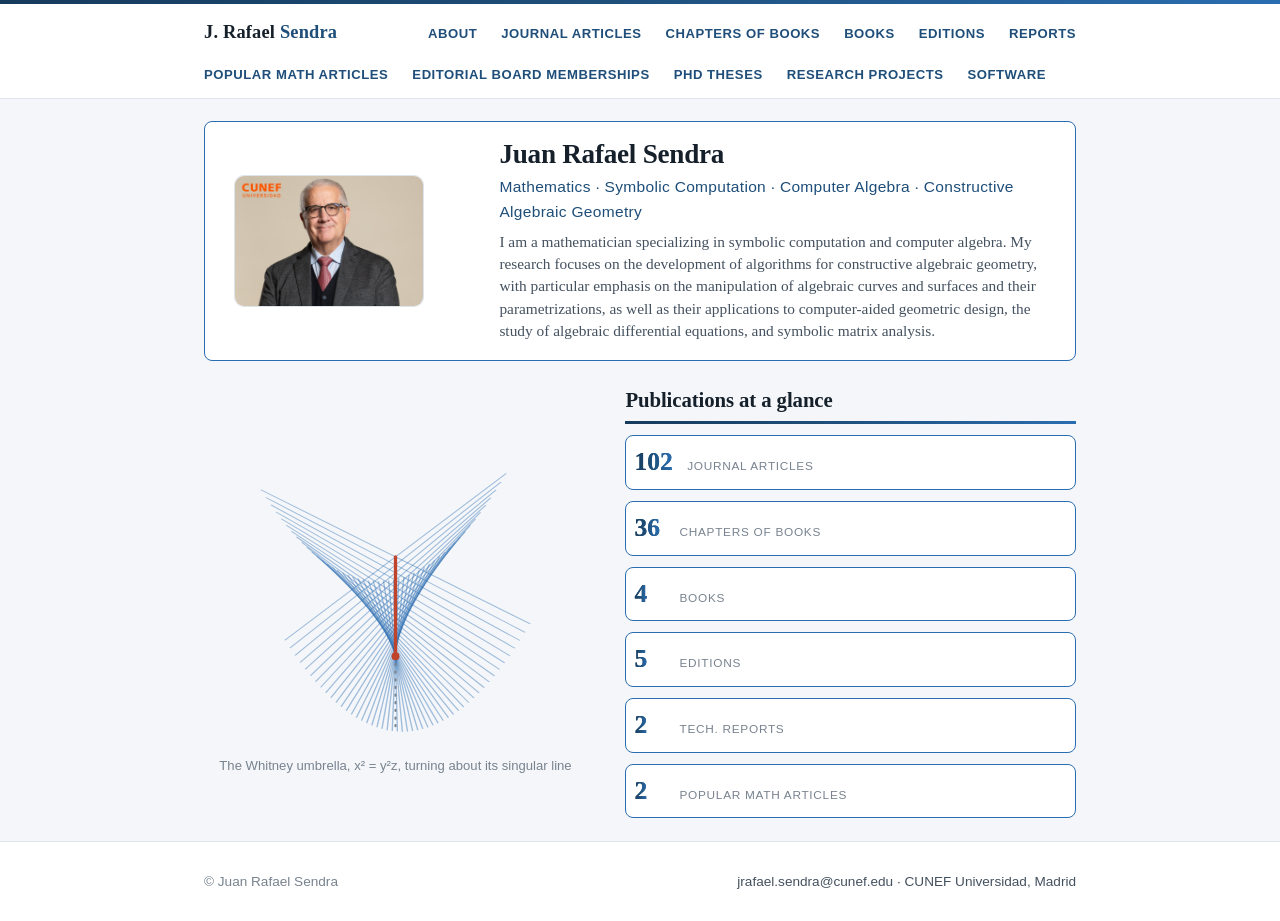
<file: index.html>
<!DOCTYPE html>
<html lang="en">
<head>
  <meta charset="utf-8">
  <meta name="viewport" content="width=device-width, initial-scale=1">
  <title>J. Rafael Sendra — Mathematician · Computer Algebra</title>
  <meta name="description" content="Personal academic website of Juan Rafael Sendra: research in symbolic computation, algebraic curves and surfaces, and computer algebra.">
  <meta name="author" content="J. Rafael Sendra">

  <!-- ==== Security hardening (static site, no external resources) ==== -->
  <meta http-equiv="Content-Security-Policy"
        content="default-src 'none'; style-src 'self'; img-src 'self'; font-src 'self'; base-uri 'none'; form-action 'none'; frame-ancestors 'none'; object-src 'none'; script-src 'none'; connect-src 'none'; manifest-src 'none'; upgrade-insecure-requests">
  <meta name="referrer" content="no-referrer">
  <meta http-equiv="X-Content-Type-Options" content="nosniff">
  <meta name="robots" content="index, follow">

  <link rel="icon" href="assets/favicon.svg" type="image/svg+xml">
  <link rel="stylesheet" href="assets/style.css">
</head>
<body class="landing">
  <a class="skip" href="#main">Skip to content</a>

  <header class="site-header">
    <nav class="nav" aria-label="Primary">
      <a class="brand" href="index.html">J. Rafael <span>Sendra</span></a>
      <a class="navlink" href="about.html">About</a>
      <a class="navlink" href="journal-articles.html">Journal Articles</a>
      <a class="navlink" href="conferences-and-chapters.html">Chapters of Books</a>
      <a class="navlink" href="books.html">Books</a>
      <a class="navlink" href="editions.html">Editions</a>
      <a class="navlink" href="reports.html">Reports</a>
      <a class="navlink" href="popular-math-articles.html">Popular Math Articles</a>
      <a class="navlink" href="editorial-board.html">Editorial Board Memberships</a>
      <a class="navlink" href="phd-theses.html">PhD Theses</a>
      <a class="navlink" href="research-projects.html">Research Projects</a>
      <a class="navlink" href="software.html">Software</a>
    </nav>
  </header>

  <main id="main">
    <section class="hero">
      <img class="portrait" src="assets/sendra.jpg"
           alt="Portrait of Juan Rafael Sendra" width="800" height="560">
      <div>
        <h1>Juan Rafael Sendra</h1>
        <p class="subtitle">Mathematics · Symbolic Computation · Computer Algebra · Constructive Algebraic Geometry</p>
        <p class="lead">
          I am a mathematician specializing in symbolic computation and computer algebra.
          My research focuses on the development of algorithms for constructive algebraic
          geometry, with particular emphasis on the manipulation of algebraic curves and
          surfaces and their parametrizations, as well as their applications to
          computer-aided geometric design, the study of algebraic differential equations,
          and symbolic matrix analysis.
        </p>
      </div>
    </section>

    <div class="split">
      <figure class="whitney">
        <img src="assets/whitney.svg" width="326" height="278" loading="lazy"
             alt="A Whitney umbrella, drawn through its straight-line rulings,
                  turning slowly about its singular line.">
        <figcaption>
          The Whitney umbrella, x² = y²z, turning about its singular line
        </figcaption>
      </figure>

      <section aria-labelledby="stats-h">
        <h2 id="stats-h">Publications at a glance</h2>
        <ul class="stats">
          <li><span class="num"></span><span class="lbl">Journal Articles</span></li>
          <li><span class="num"></span><span class="lbl">Chapters of Books</span></li>
          <li><span class="num"></span><span class="lbl">Books</span></li>
          <li><span class="num"></span><span class="lbl">Editions</span></li>
          <li><span class="num"></span><span class="lbl">Tech. Reports</span></li>
        <li><span class="num"></span><span class="lbl">Popular Math Articles</span></li>
        </ul>
      </section>
    </div>
  </main>

  <footer class="site-footer">
    <div class="wrap">
      <span>© Juan Rafael Sendra</span>
      <span class="contact">jrafael.sendra@cunef.edu · CUNEF Universidad, Madrid</span>
    </div>
  </footer>
</body>
</html>
</file>
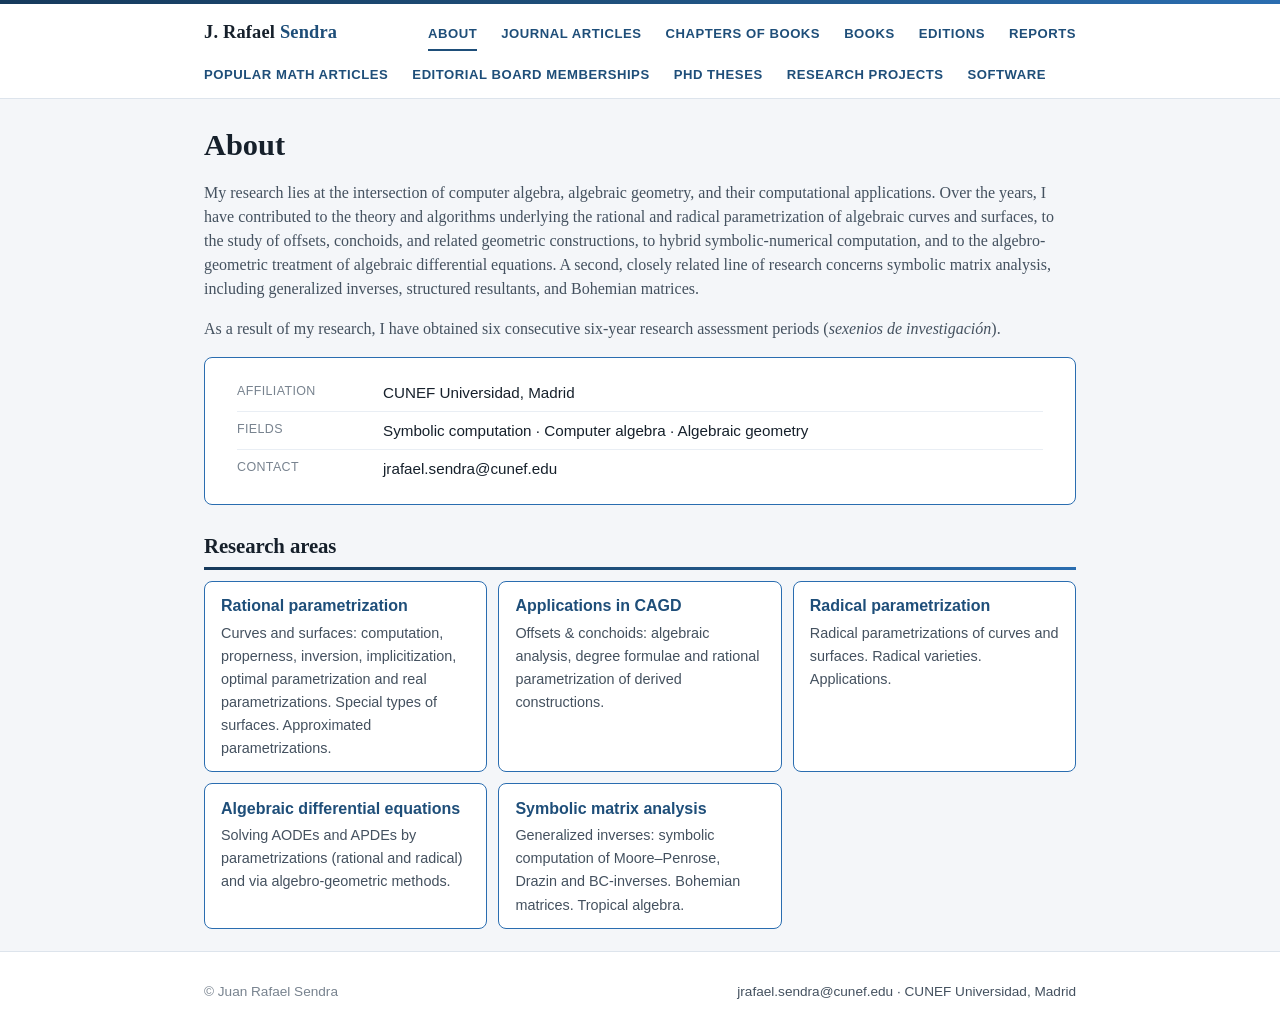
<file: about.html>
<!DOCTYPE html>
<html lang="en">
<head>
  <meta charset="utf-8">
  <meta name="viewport" content="width=device-width, initial-scale=1">
  <title>About — J. Rafael Sendra</title>
  <meta name="description" content="About Juan Rafael Sendra: research in symbolic computation, algebraic curves and surfaces, and computer algebra.">
  <meta name="author" content="J. Rafael Sendra">
  <meta http-equiv="Content-Security-Policy"
        content="default-src 'none'; style-src 'self'; img-src 'self'; font-src 'self'; base-uri 'none'; form-action 'none'; frame-ancestors 'none'; object-src 'none'; script-src 'none'; connect-src 'none'; manifest-src 'none'; upgrade-insecure-requests">
  <meta name="referrer" content="no-referrer">
  <meta http-equiv="X-Content-Type-Options" content="nosniff">
  <meta name="robots" content="index, follow">
  <link rel="icon" href="assets/favicon.svg" type="image/svg+xml">
  <link rel="stylesheet" href="assets/style.css">
</head>
<body class="fit">
  <a class="skip" href="#main">Skip to content</a>

  <header class="site-header">
    <nav class="nav" aria-label="Primary">
      <a class="brand" href="index.html">J. Rafael <span>Sendra</span></a>
      <a class="navlink" href="about.html" aria-current="page">About</a>
      <a class="navlink" href="journal-articles.html">Journal Articles</a>
      <a class="navlink" href="conferences-and-chapters.html">Chapters of Books</a>
      <a class="navlink" href="books.html">Books</a>
      <a class="navlink" href="editions.html">Editions</a>
      <a class="navlink" href="reports.html">Reports</a>
      <a class="navlink" href="popular-math-articles.html">Popular Math Articles</a>
      <a class="navlink" href="editorial-board.html">Editorial Board Memberships</a>
      <a class="navlink" href="phd-theses.html">PhD Theses</a>
      <a class="navlink" href="research-projects.html">Research Projects</a>
      <a class="navlink" href="software.html">Software</a>
    </nav>
  </header>

  <main id="main">
    <section aria-labelledby="about-h">
      <h1 id="about-h">About</h1>
      <p class="lead">
        My research lies at the intersection of computer algebra, algebraic geometry,
        and their computational applications. Over the years, I have contributed to the
        theory and algorithms underlying the rational and radical parametrization of
        algebraic curves and surfaces, to the study of offsets, conchoids, and related
        geometric constructions, to hybrid symbolic-numerical computation, and to the
        algebro-geometric treatment of algebraic differential equations. A second,
        closely related line of research concerns symbolic matrix analysis, including
        generalized inverses, structured resultants, and Bohemian matrices.
      </p>
      <p class="lead">
        As a result of my research, I have obtained six consecutive six-year research
        assessment periods (<em>sexenios de investigación</em>).
      </p>

      <ul class="facts card">
        <li><span class="k">Affiliation</span><span class="v">CUNEF Universidad, Madrid</span></li>
        <li><span class="k">Fields</span><span class="v">Symbolic computation · Computer algebra · Algebraic geometry</span></li>
        <li><span class="k">Contact</span><span class="v">jrafael.sendra@cunef.edu</span></li>
      </ul>
    </section>

    <section aria-labelledby="areas-h">
      <h2 id="areas-h">Research areas</h2>
      <ul class="areas">
        <li><strong>Rational parametrization</strong>Curves and surfaces: computation, properness, inversion, implicitization, optimal parametrization and real parametrizations. Special types of surfaces. Approximated parametrizations.</li>
        <li><strong>Applications in CAGD</strong>Offsets &amp; conchoids: algebraic analysis, degree formulae and rational parametrization of derived constructions.</li>
        <li><strong>Radical parametrization</strong>Radical parametrizations of curves and surfaces. Radical varieties. Applications.</li>
        <li><strong>Algebraic differential equations</strong>Solving AODEs and APDEs by parametrizations (rational and radical) and via algebro-geometric methods.</li>
        <li><strong>Symbolic matrix analysis</strong>Generalized inverses: symbolic computation of Moore–Penrose, Drazin and BC-inverses. Bohemian matrices. Tropical algebra.</li>
      </ul>
    </section>
  </main>

  <footer class="site-footer">
    <div class="wrap">
      <span>© Juan Rafael Sendra</span>
      <span class="contact">jrafael.sendra@cunef.edu · CUNEF Universidad, Madrid</span>
    </div>
  </footer>
</body>
</html>
</file>
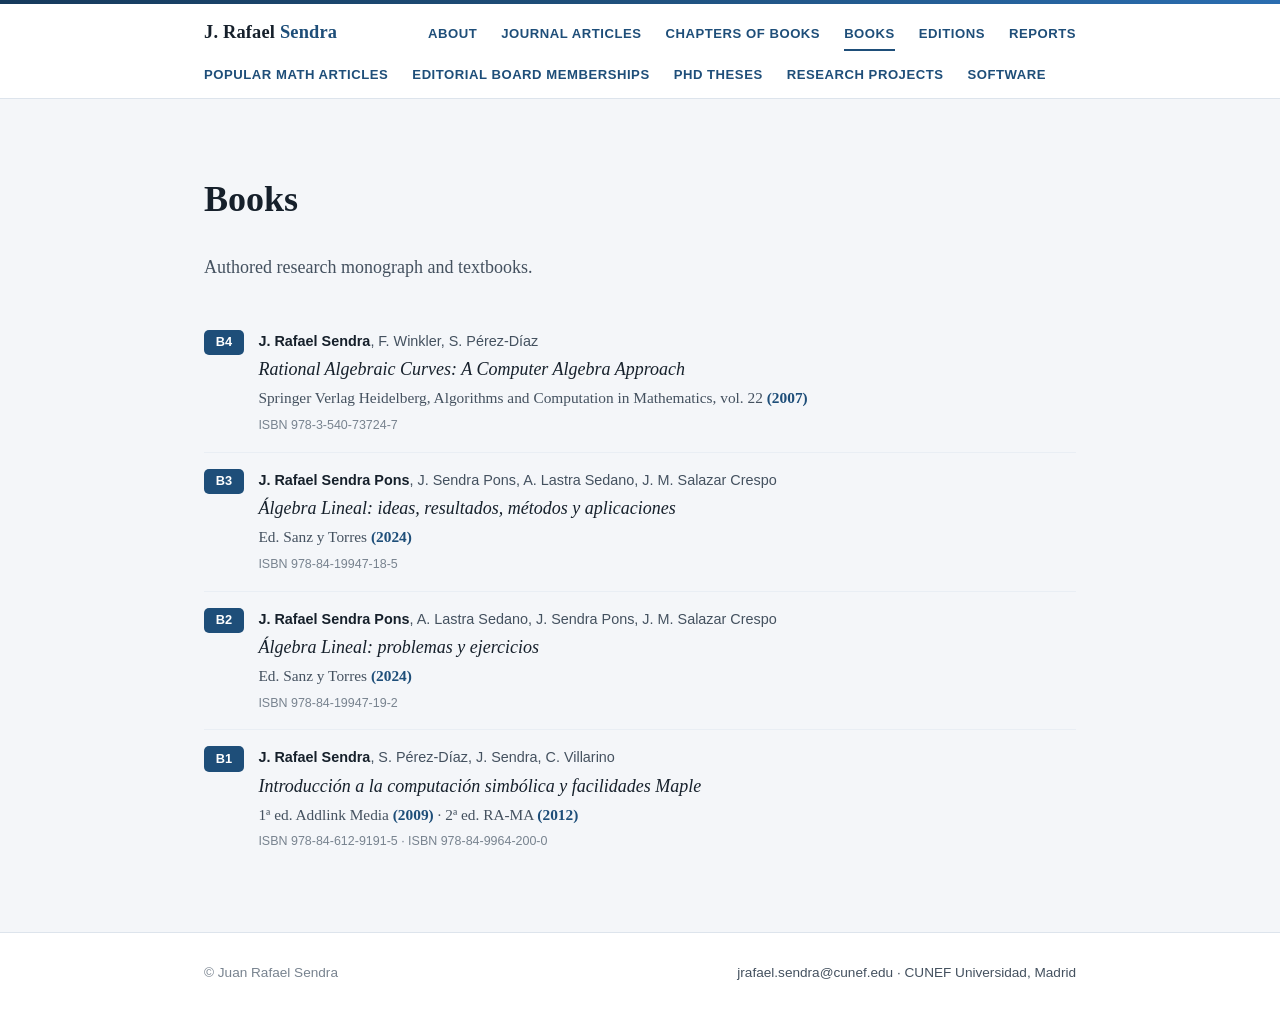
<file: books.html>
<!DOCTYPE html>
<html lang="en">
<head>
  <meta charset="utf-8">
  <meta name="viewport" content="width=device-width, initial-scale=1">
  <title>Books — J. Rafael Sendra</title>
  <meta name="description" content="Books authored by J. Rafael Sendra.">
  <meta name="author" content="J. Rafael Sendra">
  <meta http-equiv="Content-Security-Policy"
        content="default-src 'none'; style-src 'self'; img-src 'self'; font-src 'self'; base-uri 'none'; form-action 'none'; frame-ancestors 'none'; object-src 'none'; script-src 'none'; connect-src 'none'; manifest-src 'none'; upgrade-insecure-requests">
  <meta name="referrer" content="no-referrer">
  <meta http-equiv="X-Content-Type-Options" content="nosniff">
  <meta name="robots" content="index, follow">
  <link rel="icon" href="assets/favicon.svg" type="image/svg+xml">
  <link rel="stylesheet" href="assets/style.css">
</head>
<body>
  <a class="skip" href="#main">Skip to content</a>

  <header class="site-header">
    <nav class="nav" aria-label="Primary">
      <a class="brand" href="index.html">J. Rafael <span>Sendra</span></a>
      <a class="navlink" href="about.html">About</a>
      <a class="navlink" href="journal-articles.html">Journal Articles</a>
      <a class="navlink" href="conferences-and-chapters.html">Chapters of Books</a>
      <a class="navlink" href="books.html" aria-current="page">Books</a>
      <a class="navlink" href="editions.html">Editions</a>
      <a class="navlink" href="reports.html">Reports</a>
      <a class="navlink" href="popular-math-articles.html">Popular Math Articles</a>
      <a class="navlink" href="editorial-board.html">Editorial Board Memberships</a>
      <a class="navlink" href="phd-theses.html">PhD Theses</a>
      <a class="navlink" href="research-projects.html">Research Projects</a>
      <a class="navlink" href="software.html">Software</a>
    </nav>
  </header>

  <main id="main">
    <h1>Books</h1>
    <p class="pub-intro">
      Authored research monograph and textbooks.
    </p>

    <ol class="pubs">
      <li><span class="idx">B4</span>
        <span class="pub-authors"><span class="mine">J. Rafael Sendra</span>, F. Winkler, S. Pérez-Díaz</span>
        <span class="pub-title">Rational Algebraic Curves: A Computer Algebra Approach</span>
        <span class="pub-venue">Springer Verlag Heidelberg, Algorithms and Computation in Mathematics, vol. 22 <span class="year">(2007)</span></span>
        <span class="pub-ref">ISBN 978-3-540-73724-7</span>
      </li>
      <li><span class="idx">B3</span>
        <span class="pub-authors"><span class="mine">J. Rafael Sendra Pons</span>, J. Sendra Pons, A. Lastra Sedano, J. M. Salazar Crespo</span>
        <span class="pub-title">Álgebra Lineal: ideas, resultados, métodos y aplicaciones</span>
        <span class="pub-venue">Ed. Sanz y Torres <span class="year">(2024)</span></span>
        <span class="pub-ref">ISBN 978-84-19947-18-5</span>
      </li>
      <li><span class="idx">B2</span>
        <span class="pub-authors"><span class="mine">J. Rafael Sendra Pons</span>, A. Lastra Sedano, J. Sendra Pons, J. M. Salazar Crespo</span>
        <span class="pub-title">Álgebra Lineal: problemas y ejercicios</span>
        <span class="pub-venue">Ed. Sanz y Torres <span class="year">(2024)</span></span>
        <span class="pub-ref">ISBN 978-84-19947-19-2</span>
      </li>
      <li><span class="idx">B1</span>
        <span class="pub-authors"><span class="mine">J. Rafael Sendra</span>, S. Pérez-Díaz, J. Sendra, C. Villarino</span>
        <span class="pub-title">Introducción a la computación simbólica y facilidades Maple</span>
        <span class="pub-venue">1ª ed. Addlink Media <span class="year">(2009)</span> · 2ª ed. RA-MA <span class="year">(2012)</span></span>
        <span class="pub-ref">ISBN 978-84-612-9191-5 · ISBN 978-84-9964-200-0</span>
      </li>
    </ol>
  </main>

  <footer class="site-footer">
    <div class="wrap">
      <span>© Juan Rafael Sendra</span>
      <span class="contact">jrafael.sendra@cunef.edu · CUNEF Universidad, Madrid</span>
    </div>
  </footer>
</body>
</html>
</file>
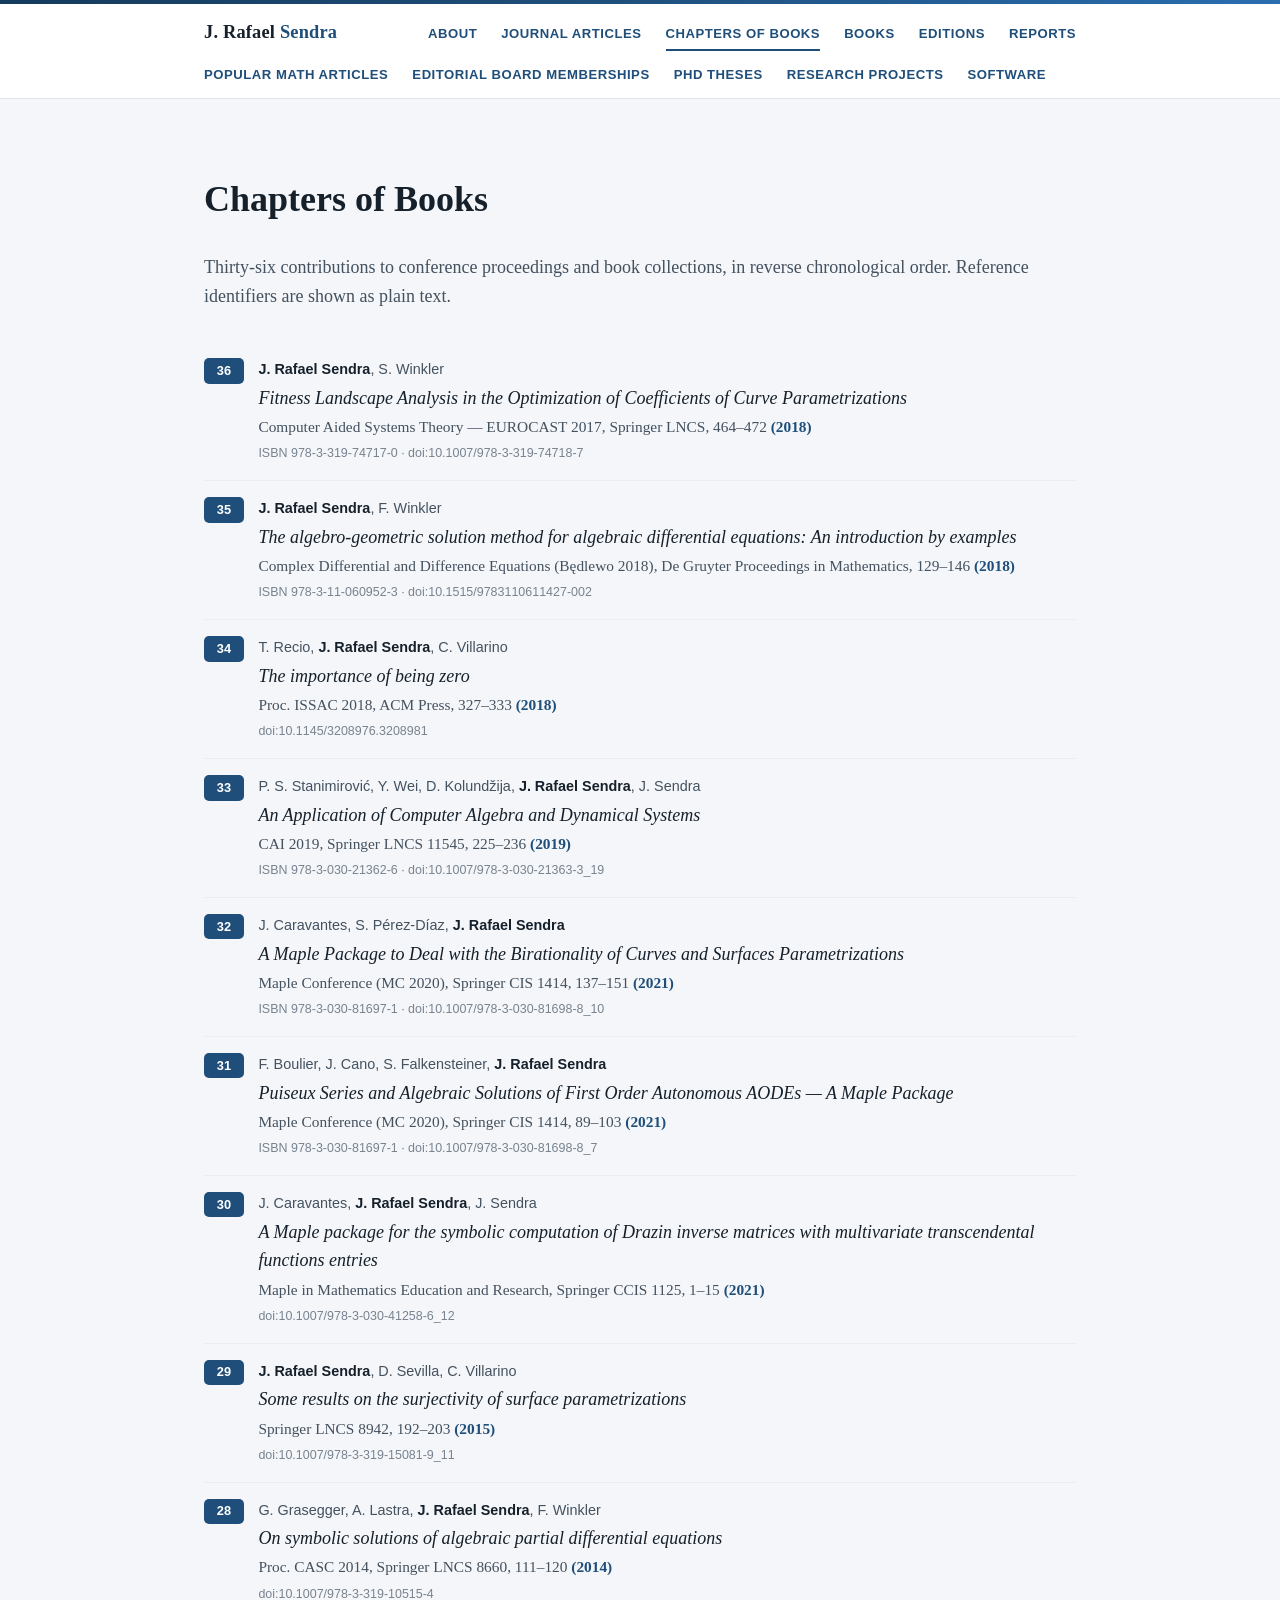
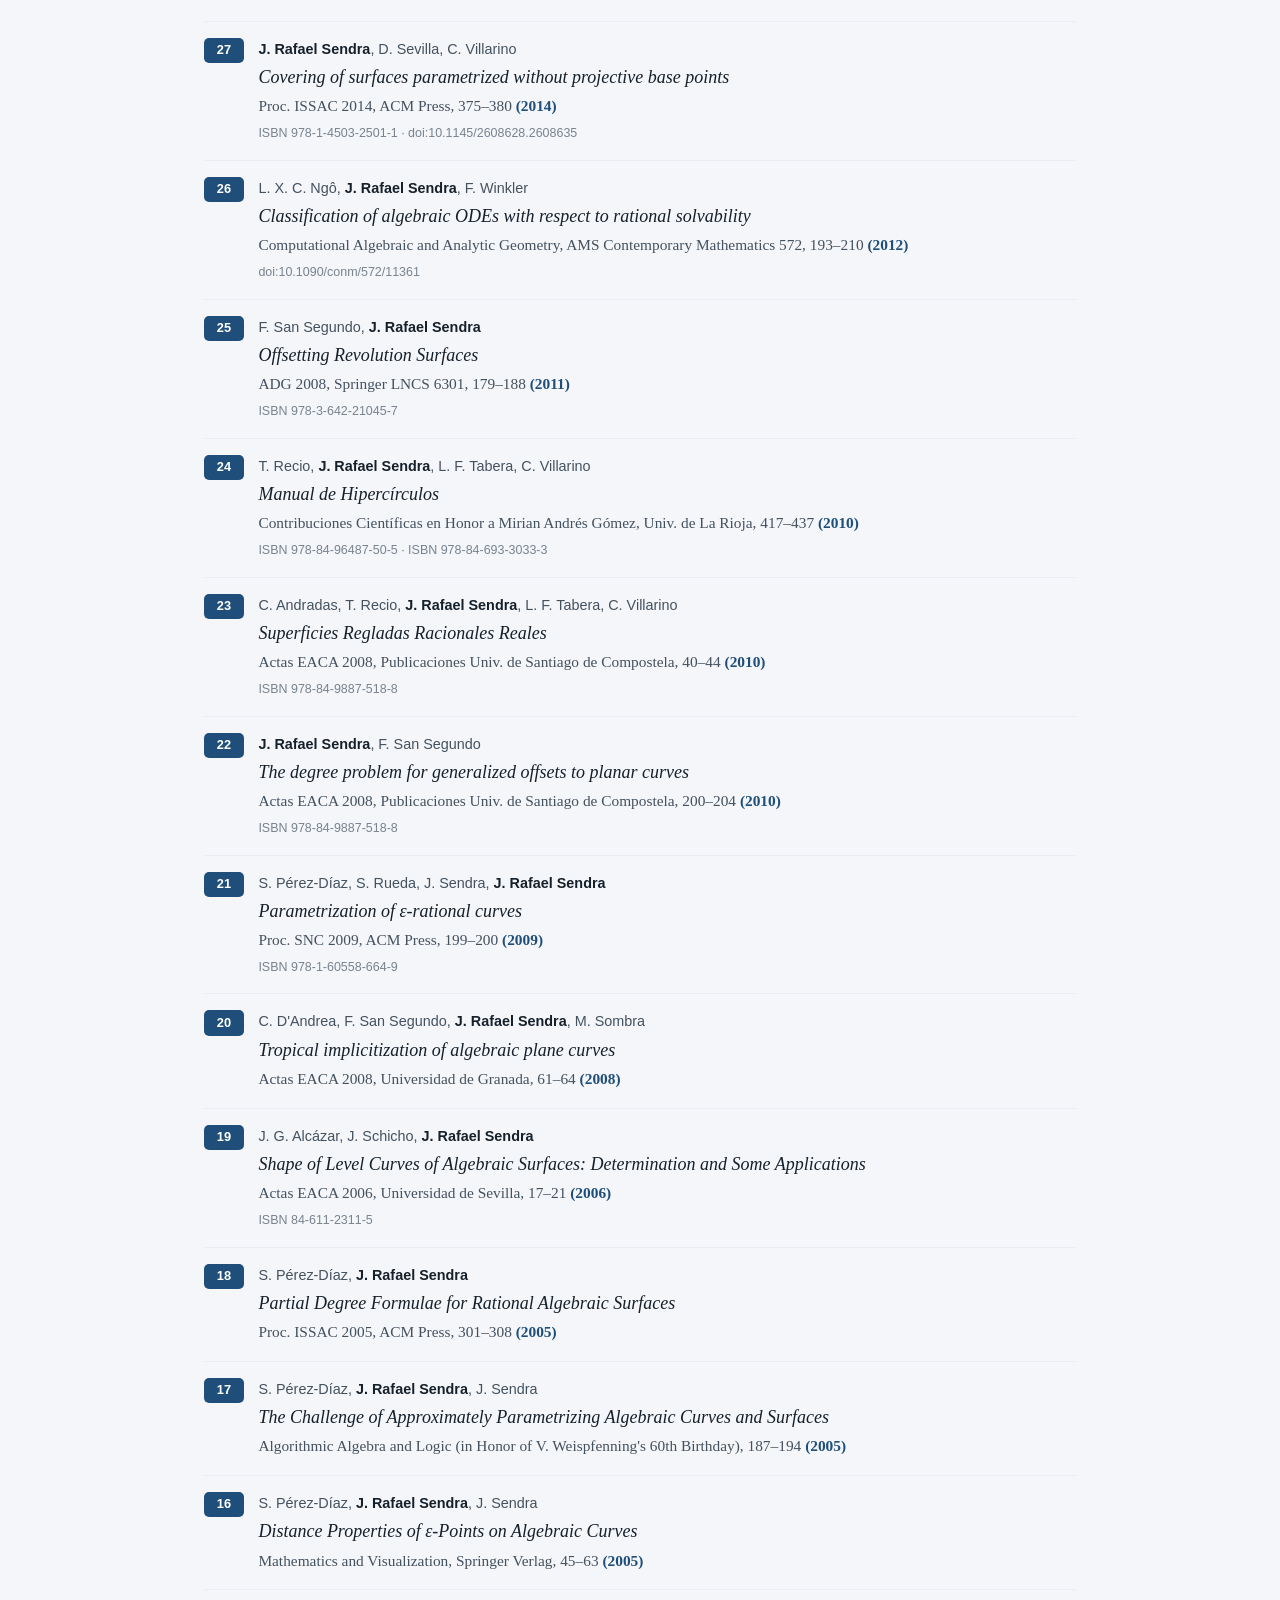
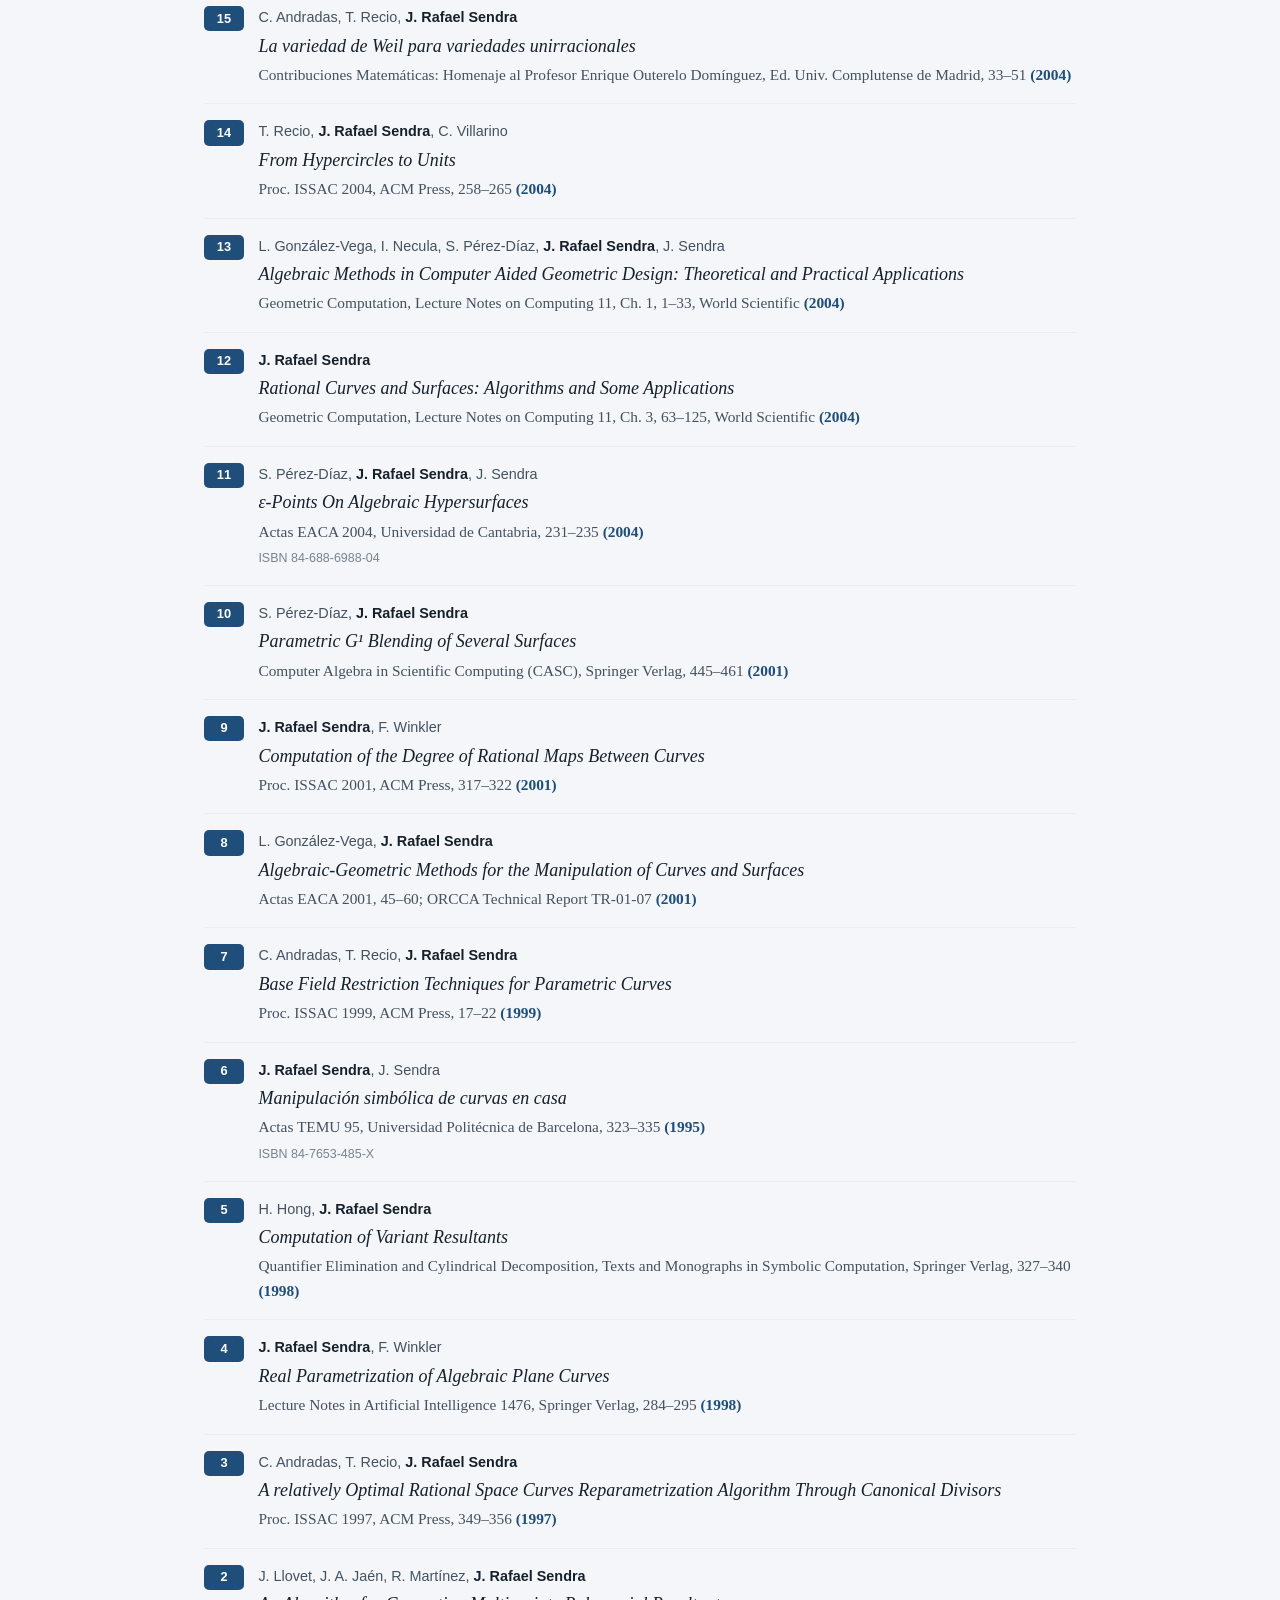
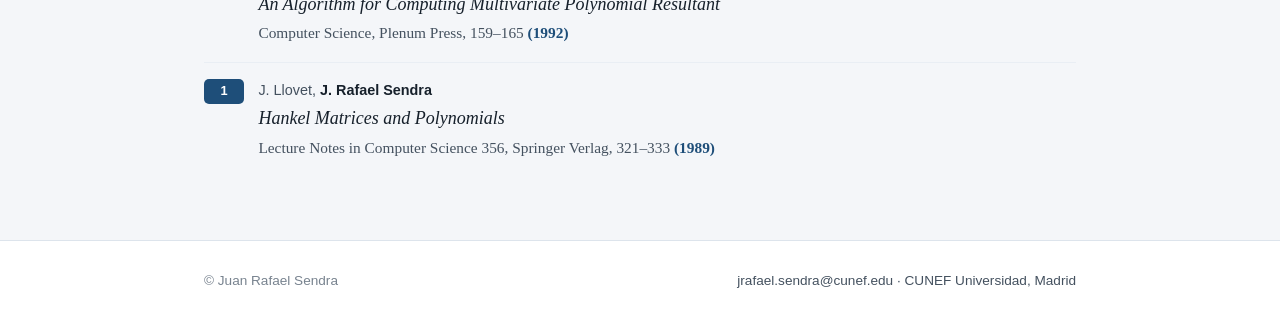
<file: conferences-and-chapters.html>
<!DOCTYPE html>
<html lang="en">
<head>
  <meta charset="utf-8">
  <meta name="viewport" content="width=device-width, initial-scale=1">
  <title>Chapters of Books — J. Rafael Sendra</title>
  <meta name="description" content="Papers in proceedings and book collections by J. Rafael Sendra.">
  <meta name="author" content="J. Rafael Sendra">
  <meta http-equiv="Content-Security-Policy"
        content="default-src 'none'; style-src 'self'; img-src 'self'; font-src 'self'; base-uri 'none'; form-action 'none'; frame-ancestors 'none'; object-src 'none'; script-src 'none'; connect-src 'none'; manifest-src 'none'; upgrade-insecure-requests">
  <meta name="referrer" content="no-referrer">
  <meta http-equiv="X-Content-Type-Options" content="nosniff">
  <meta name="robots" content="index, follow">
  <link rel="icon" href="assets/favicon.svg" type="image/svg+xml">
  <link rel="stylesheet" href="assets/style.css">
</head>
<body>
  <a class="skip" href="#main">Skip to content</a>

  <header class="site-header">
    <nav class="nav" aria-label="Primary">
      <a class="brand" href="index.html">J. Rafael <span>Sendra</span></a>
      <a class="navlink" href="about.html">About</a>
      <a class="navlink" href="journal-articles.html">Journal Articles</a>
      <a class="navlink" href="conferences-and-chapters.html" aria-current="page">Chapters of Books</a>
      <a class="navlink" href="books.html">Books</a>
      <a class="navlink" href="editions.html">Editions</a>
      <a class="navlink" href="reports.html">Reports</a>
      <a class="navlink" href="popular-math-articles.html">Popular Math Articles</a>
      <a class="navlink" href="editorial-board.html">Editorial Board Memberships</a>
      <a class="navlink" href="phd-theses.html">PhD Theses</a>
      <a class="navlink" href="research-projects.html">Research Projects</a>
      <a class="navlink" href="software.html">Software</a>
    </nav>
  </header>

  <main id="main">
    <h1>Chapters of Books</h1>
    <p class="pub-intro">
      Thirty-six contributions to conference proceedings and book collections,
      in reverse chronological order. Reference identifiers are shown as plain text.
    </p>

    <ol class="pubs">
      <li><span class="idx">36</span>
        <span class="pub-authors"><span class="mine">J. Rafael Sendra</span>, S. Winkler</span>
        <span class="pub-title">Fitness Landscape Analysis in the Optimization of Coefficients of Curve Parametrizations</span>
        <span class="pub-venue">Computer Aided Systems Theory — EUROCAST 2017, Springer LNCS, 464–472 <span class="year">(2018)</span></span>
        <span class="pub-ref">ISBN 978-3-319-74717-0 · doi:10.1007/978-3-319-74718-7</span>
      </li>
      <li><span class="idx">35</span>
        <span class="pub-authors"><span class="mine">J. Rafael Sendra</span>, F. Winkler</span>
        <span class="pub-title">The algebro-geometric solution method for algebraic differential equations: An introduction by examples</span>
        <span class="pub-venue">Complex Differential and Difference Equations (Będlewo 2018), De Gruyter Proceedings in Mathematics, 129–146 <span class="year">(2018)</span></span>
        <span class="pub-ref">ISBN 978-3-11-060952-3 · doi:10.1515/9783110611427-002</span>
      </li>
      <li><span class="idx">34</span>
        <span class="pub-authors">T. Recio, <span class="mine">J. Rafael Sendra</span>, C. Villarino</span>
        <span class="pub-title">The importance of being zero</span>
        <span class="pub-venue">Proc. ISSAC 2018, ACM Press, 327–333 <span class="year">(2018)</span></span>
        <span class="pub-ref">doi:10.1145/3208976.3208981</span>
      </li>
      <li><span class="idx">33</span>
        <span class="pub-authors">P. S. Stanimirović, Y. Wei, D. Kolundžija, <span class="mine">J. Rafael Sendra</span>, J. Sendra</span>
        <span class="pub-title">An Application of Computer Algebra and Dynamical Systems</span>
        <span class="pub-venue">CAI 2019, Springer LNCS 11545, 225–236 <span class="year">(2019)</span></span>
        <span class="pub-ref">ISBN 978-3-030-21362-6 · doi:10.1007/978-3-030-21363-3_19</span>
      </li>
      <li><span class="idx">32</span>
        <span class="pub-authors">J. Caravantes, S. Pérez-Díaz, <span class="mine">J. Rafael Sendra</span></span>
        <span class="pub-title">A Maple Package to Deal with the Birationality of Curves and Surfaces Parametrizations</span>
        <span class="pub-venue">Maple Conference (MC 2020), Springer CIS 1414, 137–151 <span class="year">(2021)</span></span>
        <span class="pub-ref">ISBN 978-3-030-81697-1 · doi:10.1007/978-3-030-81698-8_10</span>
      </li>
      <li><span class="idx">31</span>
        <span class="pub-authors">F. Boulier, J. Cano, S. Falkensteiner, <span class="mine">J. Rafael Sendra</span></span>
        <span class="pub-title">Puiseux Series and Algebraic Solutions of First Order Autonomous AODEs — A Maple Package</span>
        <span class="pub-venue">Maple Conference (MC 2020), Springer CIS 1414, 89–103 <span class="year">(2021)</span></span>
        <span class="pub-ref">ISBN 978-3-030-81697-1 · doi:10.1007/978-3-030-81698-8_7</span>
      </li>
      <li><span class="idx">30</span>
        <span class="pub-authors">J. Caravantes, <span class="mine">J. Rafael Sendra</span>, J. Sendra</span>
        <span class="pub-title">A Maple package for the symbolic computation of Drazin inverse matrices with multivariate transcendental functions entries</span>
        <span class="pub-venue">Maple in Mathematics Education and Research, Springer CCIS 1125, 1–15 <span class="year">(2021)</span></span>
        <span class="pub-ref">doi:10.1007/978-3-030-41258-6_12</span>
      </li>
      <li><span class="idx">29</span>
        <span class="pub-authors"><span class="mine">J. Rafael Sendra</span>, D. Sevilla, C. Villarino</span>
        <span class="pub-title">Some results on the surjectivity of surface parametrizations</span>
        <span class="pub-venue">Springer LNCS 8942, 192–203 <span class="year">(2015)</span></span>
        <span class="pub-ref">doi:10.1007/978-3-319-15081-9_11</span>
      </li>
      <li><span class="idx">28</span>
        <span class="pub-authors">G. Grasegger, A. Lastra, <span class="mine">J. Rafael Sendra</span>, F. Winkler</span>
        <span class="pub-title">On symbolic solutions of algebraic partial differential equations</span>
        <span class="pub-venue">Proc. CASC 2014, Springer LNCS 8660, 111–120 <span class="year">(2014)</span></span>
        <span class="pub-ref">doi:10.1007/978-3-319-10515-4</span>
      </li>
      <li><span class="idx">27</span>
        <span class="pub-authors"><span class="mine">J. Rafael Sendra</span>, D. Sevilla, C. Villarino</span>
        <span class="pub-title">Covering of surfaces parametrized without projective base points</span>
        <span class="pub-venue">Proc. ISSAC 2014, ACM Press, 375–380 <span class="year">(2014)</span></span>
        <span class="pub-ref">ISBN 978-1-4503-2501-1 · doi:10.1145/2608628.2608635</span>
      </li>
      <li><span class="idx">26</span>
        <span class="pub-authors">L. X. C. Ngô, <span class="mine">J. Rafael Sendra</span>, F. Winkler</span>
        <span class="pub-title">Classification of algebraic ODEs with respect to rational solvability</span>
        <span class="pub-venue">Computational Algebraic and Analytic Geometry, AMS Contemporary Mathematics 572, 193–210 <span class="year">(2012)</span></span>
        <span class="pub-ref">doi:10.1090/conm/572/11361</span>
      </li>
      <li><span class="idx">25</span>
        <span class="pub-authors">F. San Segundo, <span class="mine">J. Rafael Sendra</span></span>
        <span class="pub-title">Offsetting Revolution Surfaces</span>
        <span class="pub-venue">ADG 2008, Springer LNCS 6301, 179–188 <span class="year">(2011)</span></span>
        <span class="pub-ref">ISBN 978-3-642-21045-7</span>
      </li>
      <li><span class="idx">24</span>
        <span class="pub-authors">T. Recio, <span class="mine">J. Rafael Sendra</span>, L. F. Tabera, C. Villarino</span>
        <span class="pub-title">Manual de Hipercírculos</span>
        <span class="pub-venue">Contribuciones Científicas en Honor a Mirian Andrés Gómez, Univ. de La Rioja, 417–437 <span class="year">(2010)</span></span>
        <span class="pub-ref">ISBN 978-84-96487-50-5 · ISBN 978-84-693-3033-3</span>
      </li>
      <li><span class="idx">23</span>
        <span class="pub-authors">C. Andradas, T. Recio, <span class="mine">J. Rafael Sendra</span>, L. F. Tabera, C. Villarino</span>
        <span class="pub-title">Superficies Regladas Racionales Reales</span>
        <span class="pub-venue">Actas EACA 2008, Publicaciones Univ. de Santiago de Compostela, 40–44 <span class="year">(2010)</span></span>
        <span class="pub-ref">ISBN 978-84-9887-518-8</span>
      </li>
      <li><span class="idx">22</span>
        <span class="pub-authors"><span class="mine">J. Rafael Sendra</span>, F. San Segundo</span>
        <span class="pub-title">The degree problem for generalized offsets to planar curves</span>
        <span class="pub-venue">Actas EACA 2008, Publicaciones Univ. de Santiago de Compostela, 200–204 <span class="year">(2010)</span></span>
        <span class="pub-ref">ISBN 978-84-9887-518-8</span>
      </li>
      <li><span class="idx">21</span>
        <span class="pub-authors">S. Pérez-Díaz, S. Rueda, J. Sendra, <span class="mine">J. Rafael Sendra</span></span>
        <span class="pub-title">Parametrization of ε-rational curves</span>
        <span class="pub-venue">Proc. SNC 2009, ACM Press, 199–200 <span class="year">(2009)</span></span>
        <span class="pub-ref">ISBN 978-1-60558-664-9</span>
      </li>
      <li><span class="idx">20</span>
        <span class="pub-authors">C. D'Andrea, F. San Segundo, <span class="mine">J. Rafael Sendra</span>, M. Sombra</span>
        <span class="pub-title">Tropical implicitization of algebraic plane curves</span>
        <span class="pub-venue">Actas EACA 2008, Universidad de Granada, 61–64 <span class="year">(2008)</span></span>
      </li>
      <li><span class="idx">19</span>
        <span class="pub-authors">J. G. Alcázar, J. Schicho, <span class="mine">J. Rafael Sendra</span></span>
        <span class="pub-title">Shape of Level Curves of Algebraic Surfaces: Determination and Some Applications</span>
        <span class="pub-venue">Actas EACA 2006, Universidad de Sevilla, 17–21 <span class="year">(2006)</span></span>
        <span class="pub-ref">ISBN 84-611-2311-5</span>
      </li>
      <li><span class="idx">18</span>
        <span class="pub-authors">S. Pérez-Díaz, <span class="mine">J. Rafael Sendra</span></span>
        <span class="pub-title">Partial Degree Formulae for Rational Algebraic Surfaces</span>
        <span class="pub-venue">Proc. ISSAC 2005, ACM Press, 301–308 <span class="year">(2005)</span></span>
      </li>
      <li><span class="idx">17</span>
        <span class="pub-authors">S. Pérez-Díaz, <span class="mine">J. Rafael Sendra</span>, J. Sendra</span>
        <span class="pub-title">The Challenge of Approximately Parametrizing Algebraic Curves and Surfaces</span>
        <span class="pub-venue">Algorithmic Algebra and Logic (in Honor of V. Weispfenning's 60th Birthday), 187–194 <span class="year">(2005)</span></span>
      </li>
      <li><span class="idx">16</span>
        <span class="pub-authors">S. Pérez-Díaz, <span class="mine">J. Rafael Sendra</span>, J. Sendra</span>
        <span class="pub-title">Distance Properties of ε-Points on Algebraic Curves</span>
        <span class="pub-venue">Mathematics and Visualization, Springer Verlag, 45–63 <span class="year">(2005)</span></span>
      </li>
      <li><span class="idx">15</span>
        <span class="pub-authors">C. Andradas, T. Recio, <span class="mine">J. Rafael Sendra</span></span>
        <span class="pub-title">La variedad de Weil para variedades unirracionales</span>
        <span class="pub-venue">Contribuciones Matemáticas: Homenaje al Profesor Enrique Outerelo Domínguez, Ed. Univ. Complutense de Madrid, 33–51 <span class="year">(2004)</span></span>
      </li>
      <li><span class="idx">14</span>
        <span class="pub-authors">T. Recio, <span class="mine">J. Rafael Sendra</span>, C. Villarino</span>
        <span class="pub-title">From Hypercircles to Units</span>
        <span class="pub-venue">Proc. ISSAC 2004, ACM Press, 258–265 <span class="year">(2004)</span></span>
      </li>
      <li><span class="idx">13</span>
        <span class="pub-authors">L. González-Vega, I. Necula, S. Pérez-Díaz, <span class="mine">J. Rafael Sendra</span>, J. Sendra</span>
        <span class="pub-title">Algebraic Methods in Computer Aided Geometric Design: Theoretical and Practical Applications</span>
        <span class="pub-venue">Geometric Computation, Lecture Notes on Computing 11, Ch. 1, 1–33, World Scientific <span class="year">(2004)</span></span>
      </li>
      <li><span class="idx">12</span>
        <span class="pub-authors"><span class="mine">J. Rafael Sendra</span></span>
        <span class="pub-title">Rational Curves and Surfaces: Algorithms and Some Applications</span>
        <span class="pub-venue">Geometric Computation, Lecture Notes on Computing 11, Ch. 3, 63–125, World Scientific <span class="year">(2004)</span></span>
      </li>
      <li><span class="idx">11</span>
        <span class="pub-authors">S. Pérez-Díaz, <span class="mine">J. Rafael Sendra</span>, J. Sendra</span>
        <span class="pub-title">ε-Points On Algebraic Hypersurfaces</span>
        <span class="pub-venue">Actas EACA 2004, Universidad de Cantabria, 231–235 <span class="year">(2004)</span></span>
        <span class="pub-ref">ISBN 84-688-6988-04</span>
      </li>
      <li><span class="idx">10</span>
        <span class="pub-authors">S. Pérez-Díaz, <span class="mine">J. Rafael Sendra</span></span>
        <span class="pub-title">Parametric G¹ Blending of Several Surfaces</span>
        <span class="pub-venue">Computer Algebra in Scientific Computing (CASC), Springer Verlag, 445–461 <span class="year">(2001)</span></span>
      </li>
      <li><span class="idx">9</span>
        <span class="pub-authors"><span class="mine">J. Rafael Sendra</span>, F. Winkler</span>
        <span class="pub-title">Computation of the Degree of Rational Maps Between Curves</span>
        <span class="pub-venue">Proc. ISSAC 2001, ACM Press, 317–322 <span class="year">(2001)</span></span>
      </li>
      <li><span class="idx">8</span>
        <span class="pub-authors">L. González-Vega, <span class="mine">J. Rafael Sendra</span></span>
        <span class="pub-title">Algebraic-Geometric Methods for the Manipulation of Curves and Surfaces</span>
        <span class="pub-venue">Actas EACA 2001, 45–60; ORCCA Technical Report TR-01-07 <span class="year">(2001)</span></span>
      </li>
      <li><span class="idx">7</span>
        <span class="pub-authors">C. Andradas, T. Recio, <span class="mine">J. Rafael Sendra</span></span>
        <span class="pub-title">Base Field Restriction Techniques for Parametric Curves</span>
        <span class="pub-venue">Proc. ISSAC 1999, ACM Press, 17–22 <span class="year">(1999)</span></span>
      </li>
      <li><span class="idx">6</span>
        <span class="pub-authors"><span class="mine">J. Rafael Sendra</span>, J. Sendra</span>
        <span class="pub-title">Manipulación simbólica de curvas en casa</span>
        <span class="pub-venue">Actas TEMU 95, Universidad Politécnica de Barcelona, 323–335 <span class="year">(1995)</span></span>
        <span class="pub-ref">ISBN 84-7653-485-X</span>
      </li>
      <li><span class="idx">5</span>
        <span class="pub-authors">H. Hong, <span class="mine">J. Rafael Sendra</span></span>
        <span class="pub-title">Computation of Variant Resultants</span>
        <span class="pub-venue">Quantifier Elimination and Cylindrical Decomposition, Texts and Monographs in Symbolic Computation, Springer Verlag, 327–340 <span class="year">(1998)</span></span>
      </li>
      <li><span class="idx">4</span>
        <span class="pub-authors"><span class="mine">J. Rafael Sendra</span>, F. Winkler</span>
        <span class="pub-title">Real Parametrization of Algebraic Plane Curves</span>
        <span class="pub-venue">Lecture Notes in Artificial Intelligence 1476, Springer Verlag, 284–295 <span class="year">(1998)</span></span>
      </li>
      <li><span class="idx">3</span>
        <span class="pub-authors">C. Andradas, T. Recio, <span class="mine">J. Rafael Sendra</span></span>
        <span class="pub-title">A relatively Optimal Rational Space Curves Reparametrization Algorithm Through Canonical Divisors</span>
        <span class="pub-venue">Proc. ISSAC 1997, ACM Press, 349–356 <span class="year">(1997)</span></span>
      </li>
      <li><span class="idx">2</span>
        <span class="pub-authors">J. Llovet, J. A. Jaén, R. Martínez, <span class="mine">J. Rafael Sendra</span></span>
        <span class="pub-title">An Algorithm for Computing Multivariate Polynomial Resultant</span>
        <span class="pub-venue">Computer Science, Plenum Press, 159–165 <span class="year">(1992)</span></span>
      </li>
      <li><span class="idx">1</span>
        <span class="pub-authors">J. Llovet, <span class="mine">J. Rafael Sendra</span></span>
        <span class="pub-title">Hankel Matrices and Polynomials</span>
        <span class="pub-venue">Lecture Notes in Computer Science 356, Springer Verlag, 321–333 <span class="year">(1989)</span></span>
      </li>
    </ol>
  </main>

  <footer class="site-footer">
    <div class="wrap">
      <span>© Juan Rafael Sendra</span>
      <span class="contact">jrafael.sendra@cunef.edu · CUNEF Universidad, Madrid</span>
    </div>
  </footer>
</body>
</html>
</file>
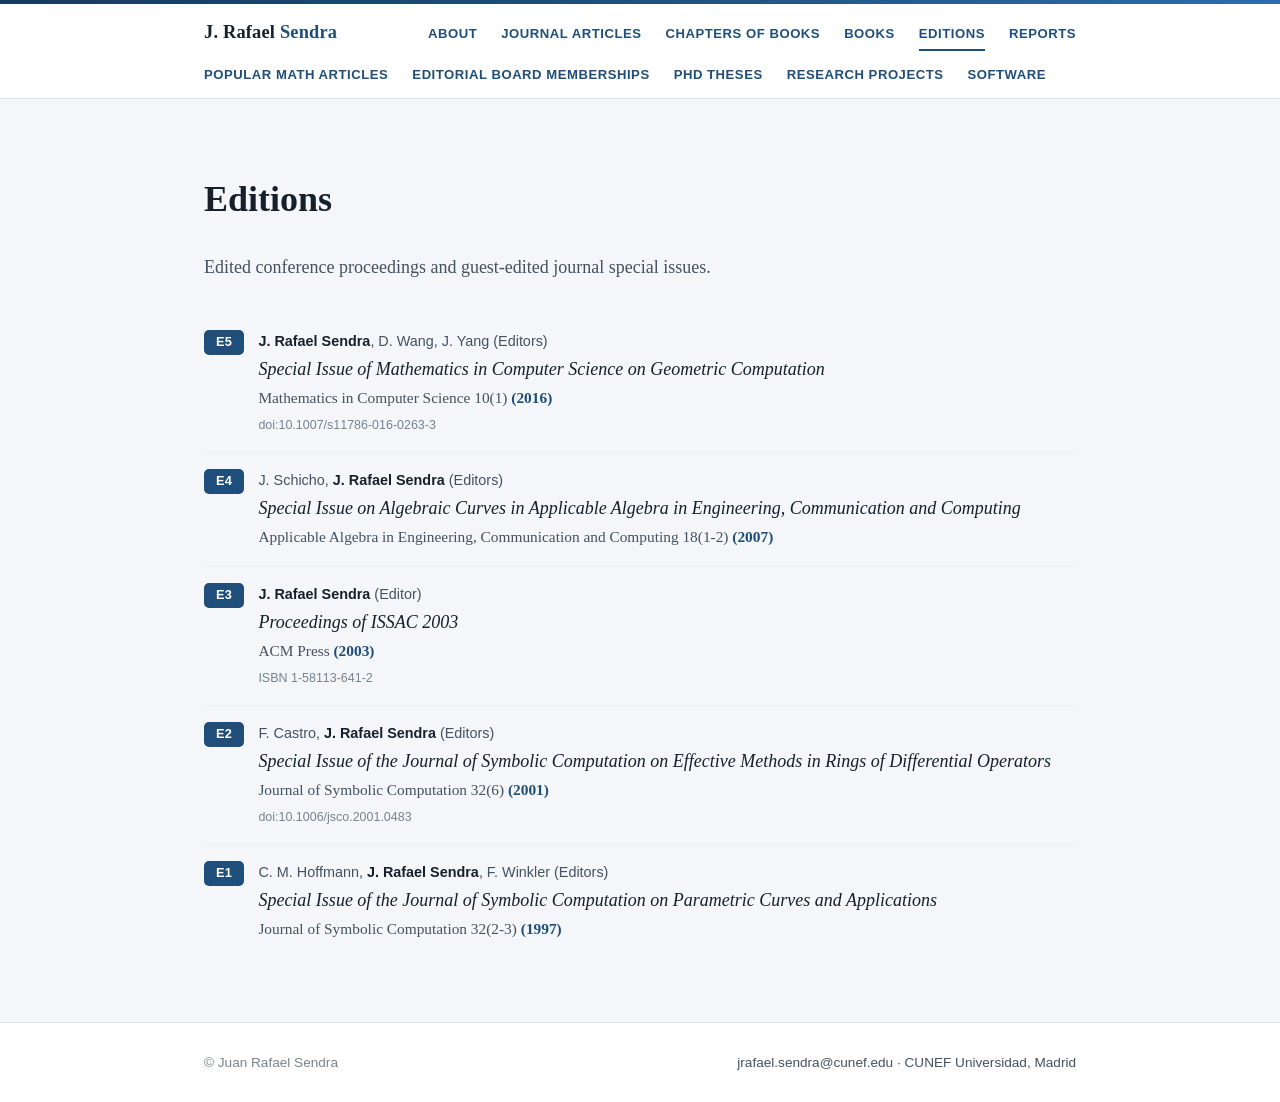
<file: editions.html>
<!DOCTYPE html>
<html lang="en">
<head>
  <meta charset="utf-8">
  <meta name="viewport" content="width=device-width, initial-scale=1">
  <title>Editions — J. Rafael Sendra</title>
  <meta name="description" content="Edited volumes and journal special issues by J. Rafael Sendra.">
  <meta name="author" content="J. Rafael Sendra">
  <meta http-equiv="Content-Security-Policy"
        content="default-src 'none'; style-src 'self'; img-src 'self'; font-src 'self'; base-uri 'none'; form-action 'none'; frame-ancestors 'none'; object-src 'none'; script-src 'none'; connect-src 'none'; manifest-src 'none'; upgrade-insecure-requests">
  <meta name="referrer" content="no-referrer">
  <meta http-equiv="X-Content-Type-Options" content="nosniff">
  <meta name="robots" content="index, follow">
  <link rel="icon" href="assets/favicon.svg" type="image/svg+xml">
  <link rel="stylesheet" href="assets/style.css">
</head>
<body>
  <a class="skip" href="#main">Skip to content</a>

  <header class="site-header">
    <nav class="nav" aria-label="Primary">
      <a class="brand" href="index.html">J. Rafael <span>Sendra</span></a>
      <a class="navlink" href="about.html">About</a>
      <a class="navlink" href="journal-articles.html">Journal Articles</a>
      <a class="navlink" href="conferences-and-chapters.html">Chapters of Books</a>
      <a class="navlink" href="books.html">Books</a>
      <a class="navlink" href="editions.html" aria-current="page">Editions</a>
      <a class="navlink" href="reports.html">Reports</a>
      <a class="navlink" href="popular-math-articles.html">Popular Math Articles</a>
      <a class="navlink" href="editorial-board.html">Editorial Board Memberships</a>
      <a class="navlink" href="phd-theses.html">PhD Theses</a>
      <a class="navlink" href="research-projects.html">Research Projects</a>
      <a class="navlink" href="software.html">Software</a>
    </nav>
  </header>

  <main id="main">
    <h1>Editions</h1>
    <p class="pub-intro">
      Edited conference proceedings and guest-edited journal special issues.
    </p>

    <ol class="pubs">
      <li><span class="idx">E5</span>
        <span class="pub-authors"><span class="mine">J. Rafael Sendra</span>, D. Wang, J. Yang (Editors)</span>
        <span class="pub-title">Special Issue of Mathematics in Computer Science on Geometric Computation</span>
        <span class="pub-venue">Mathematics in Computer Science 10(1) <span class="year">(2016)</span></span>
        <span class="pub-ref">doi:10.1007/s11786-016-0263-3</span>
      </li>
      <li><span class="idx">E4</span>
        <span class="pub-authors">J. Schicho, <span class="mine">J. Rafael Sendra</span> (Editors)</span>
        <span class="pub-title">Special Issue on Algebraic Curves in Applicable Algebra in Engineering, Communication and Computing</span>
        <span class="pub-venue">Applicable Algebra in Engineering, Communication and Computing 18(1-2) <span class="year">(2007)</span></span>
      </li>
      <li><span class="idx">E3</span>
        <span class="pub-authors"><span class="mine">J. Rafael Sendra</span> (Editor)</span>
        <span class="pub-title">Proceedings of ISSAC 2003</span>
        <span class="pub-venue">ACM Press <span class="year">(2003)</span></span>
        <span class="pub-ref">ISBN 1-58113-641-2</span>
      </li>
      <li><span class="idx">E2</span>
        <span class="pub-authors">F. Castro, <span class="mine">J. Rafael Sendra</span> (Editors)</span>
        <span class="pub-title">Special Issue of the Journal of Symbolic Computation on Effective Methods in Rings of Differential Operators</span>
        <span class="pub-venue">Journal of Symbolic Computation 32(6) <span class="year">(2001)</span></span>
        <span class="pub-ref">doi:10.1006/jsco.2001.0483</span>
      </li>
      <li><span class="idx">E1</span>
        <span class="pub-authors">C. M. Hoffmann, <span class="mine">J. Rafael Sendra</span>, F. Winkler (Editors)</span>
        <span class="pub-title">Special Issue of the Journal of Symbolic Computation on Parametric Curves and Applications</span>
        <span class="pub-venue">Journal of Symbolic Computation 32(2-3) <span class="year">(1997)</span></span>
      </li>
    </ol>
  </main>

  <footer class="site-footer">
    <div class="wrap">
      <span>© Juan Rafael Sendra</span>
      <span class="contact">jrafael.sendra@cunef.edu · CUNEF Universidad, Madrid</span>
    </div>
  </footer>
</body>
</html>
</file>
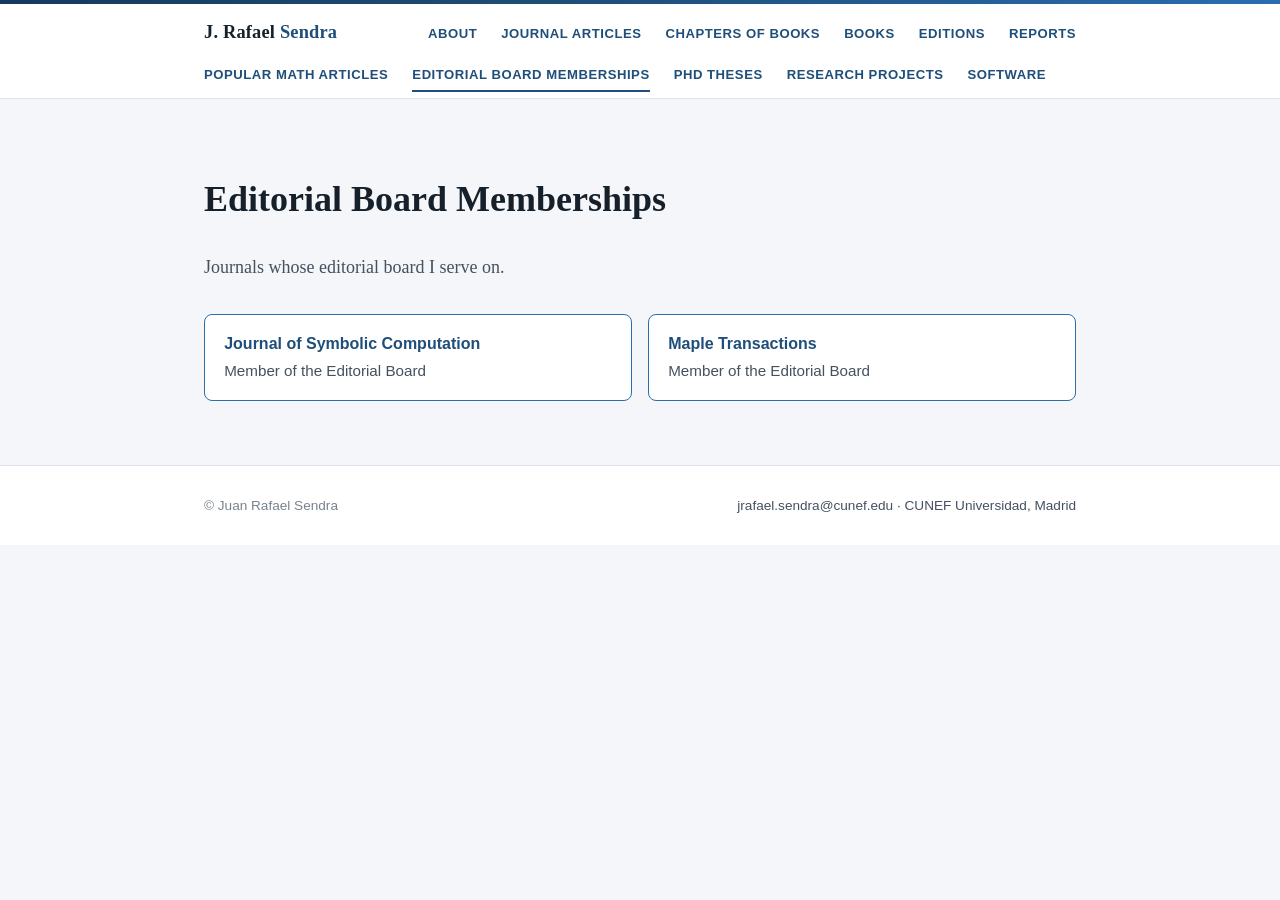
<file: editorial-board.html>
<!DOCTYPE html>
<html lang="en">
<head>
  <meta charset="utf-8">
  <meta name="viewport" content="width=device-width, initial-scale=1">
  <title>Editorial Board Memberships — J. Rafael Sendra</title>
  <meta name="description" content="Editorial board memberships of J. Rafael Sendra.">
  <meta name="author" content="J. Rafael Sendra">
  <meta http-equiv="Content-Security-Policy"
        content="default-src 'none'; style-src 'self'; img-src 'self'; font-src 'self'; base-uri 'none'; form-action 'none'; frame-ancestors 'none'; object-src 'none'; script-src 'none'; connect-src 'none'; manifest-src 'none'; upgrade-insecure-requests">
  <meta name="referrer" content="no-referrer">
  <meta http-equiv="X-Content-Type-Options" content="nosniff">
  <meta name="robots" content="index, follow">
  <link rel="icon" href="assets/favicon.svg" type="image/svg+xml">
  <link rel="stylesheet" href="assets/style.css">
</head>
<body>
  <a class="skip" href="#main">Skip to content</a>

  <header class="site-header">
    <nav class="nav" aria-label="Primary">
      <a class="brand" href="index.html">J. Rafael <span>Sendra</span></a>
      <a class="navlink" href="about.html">About</a>
      <a class="navlink" href="journal-articles.html">Journal Articles</a>
      <a class="navlink" href="conferences-and-chapters.html">Chapters of Books</a>
      <a class="navlink" href="books.html">Books</a>
      <a class="navlink" href="editions.html">Editions</a>
      <a class="navlink" href="reports.html">Reports</a>
      <a class="navlink" href="popular-math-articles.html">Popular Math Articles</a>
      <a class="navlink" href="editorial-board.html" aria-current="page">Editorial Board Memberships</a>
      <a class="navlink" href="phd-theses.html">PhD Theses</a>
      <a class="navlink" href="research-projects.html">Research Projects</a>
      <a class="navlink" href="software.html">Software</a>
    </nav>
  </header>

  <main id="main">
    <h1>Editorial Board Memberships</h1>
    <p class="pub-intro">
      Journals whose editorial board I serve on.
    </p>

    <ul class="areas">
      <li><strong>Journal of Symbolic Computation</strong>Member of the Editorial Board</li>
      <li><strong>Maple Transactions</strong>Member of the Editorial Board</li>
    </ul>
  </main>

  <footer class="site-footer">
    <div class="wrap">
      <span>© Juan Rafael Sendra</span>
      <span class="contact">jrafael.sendra@cunef.edu · CUNEF Universidad, Madrid</span>
    </div>
  </footer>
</body>
</html>
</file>
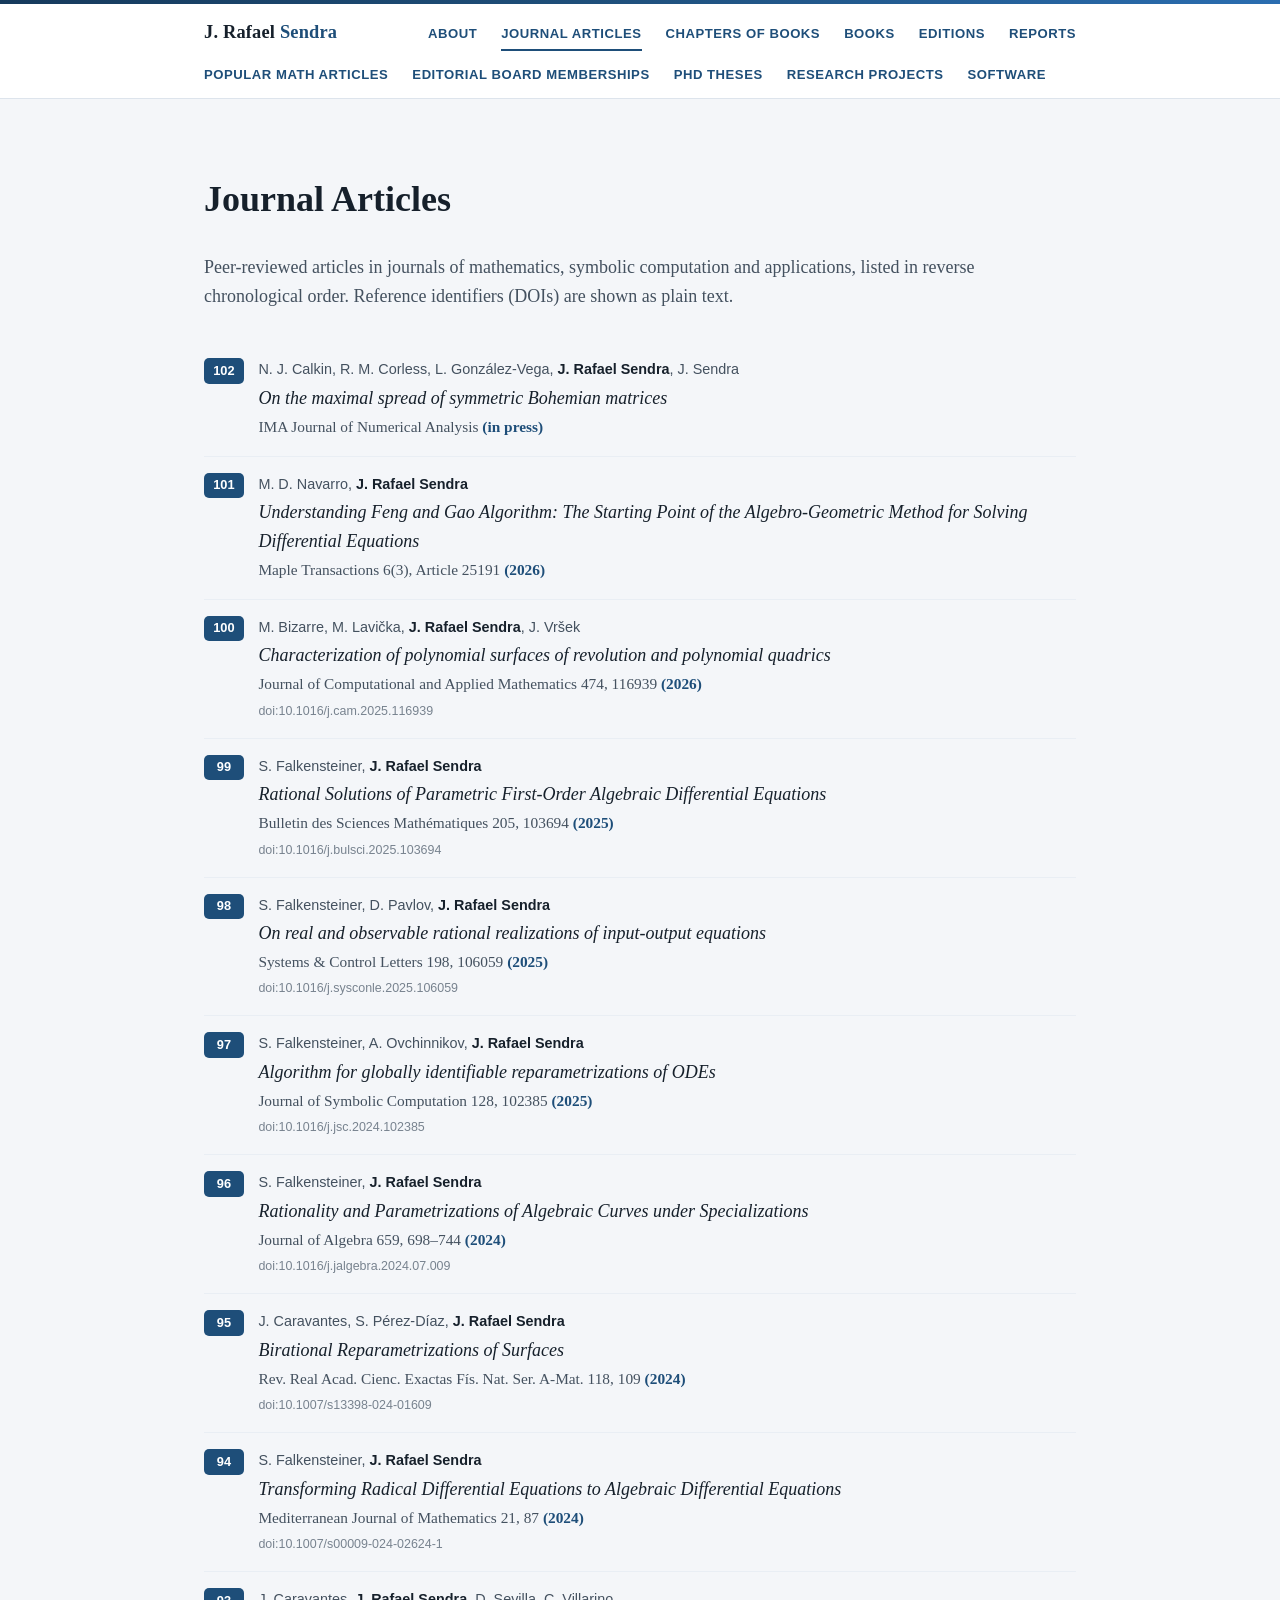
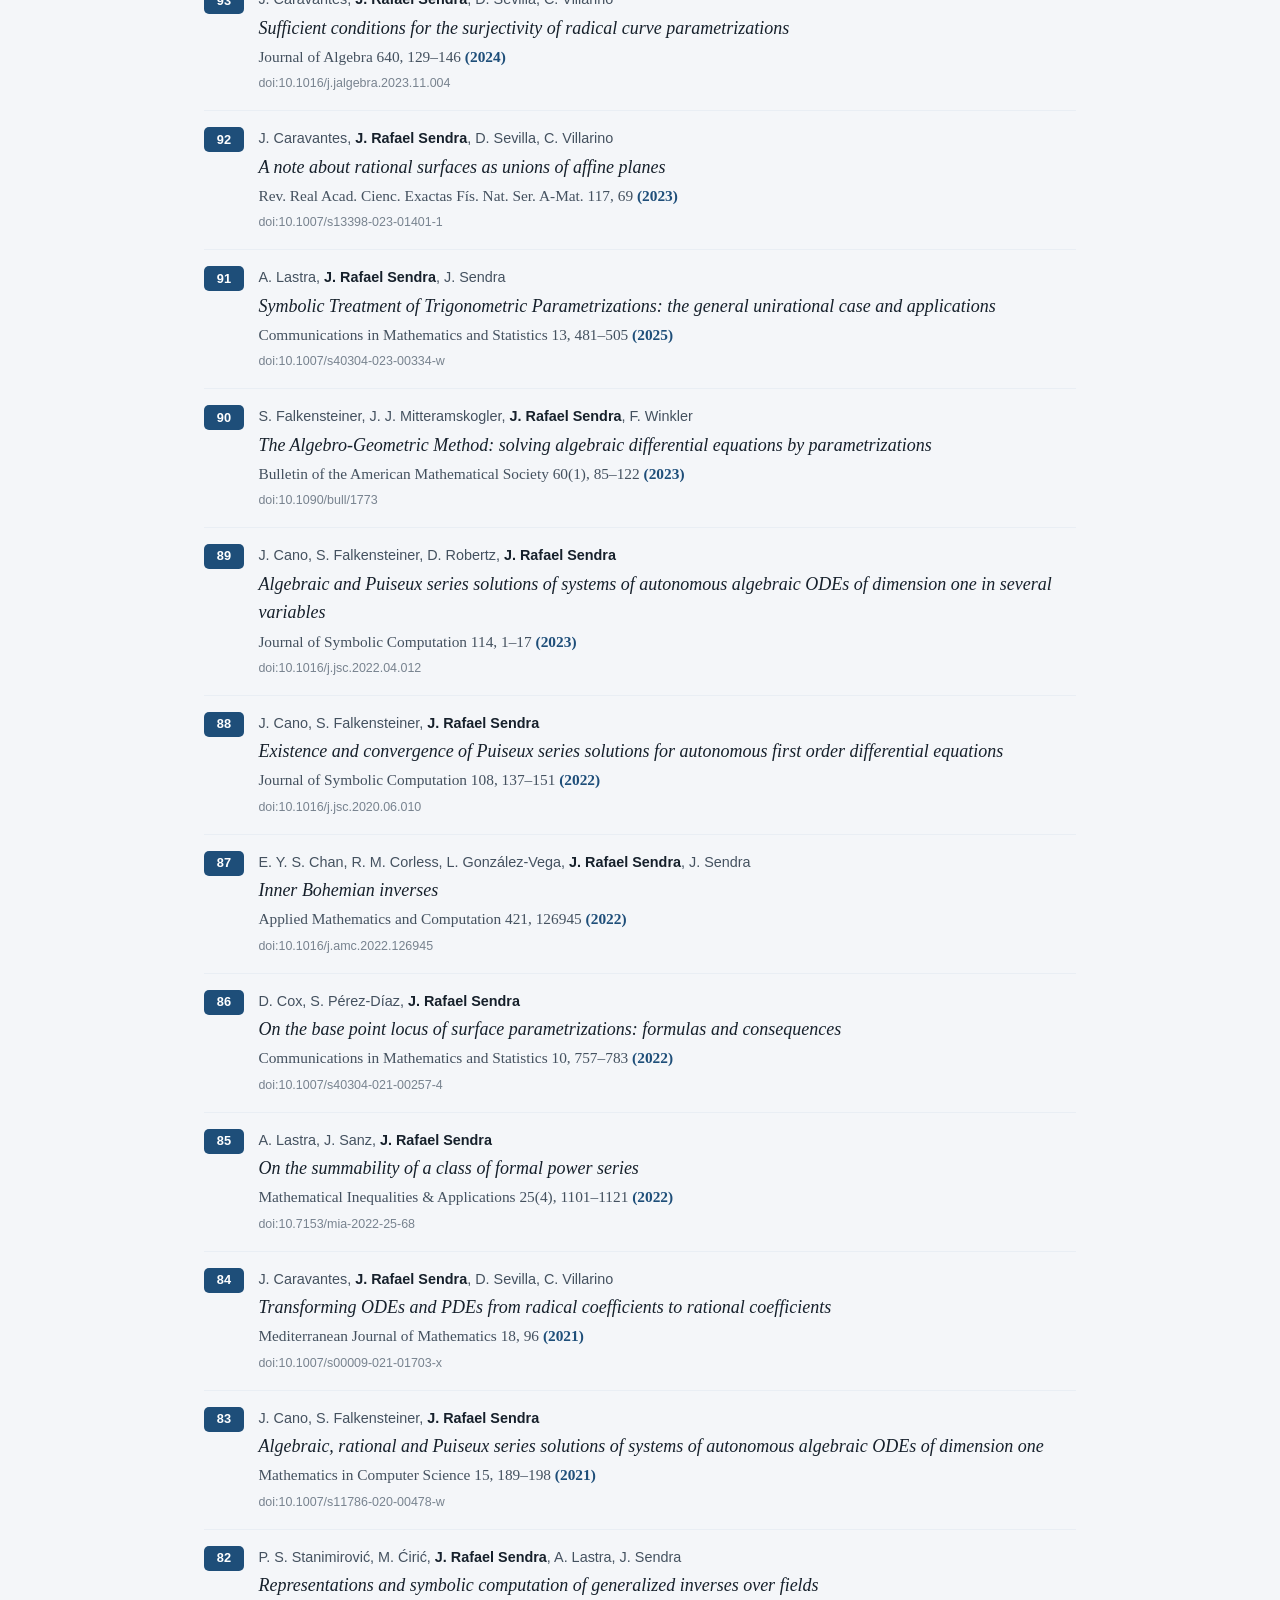
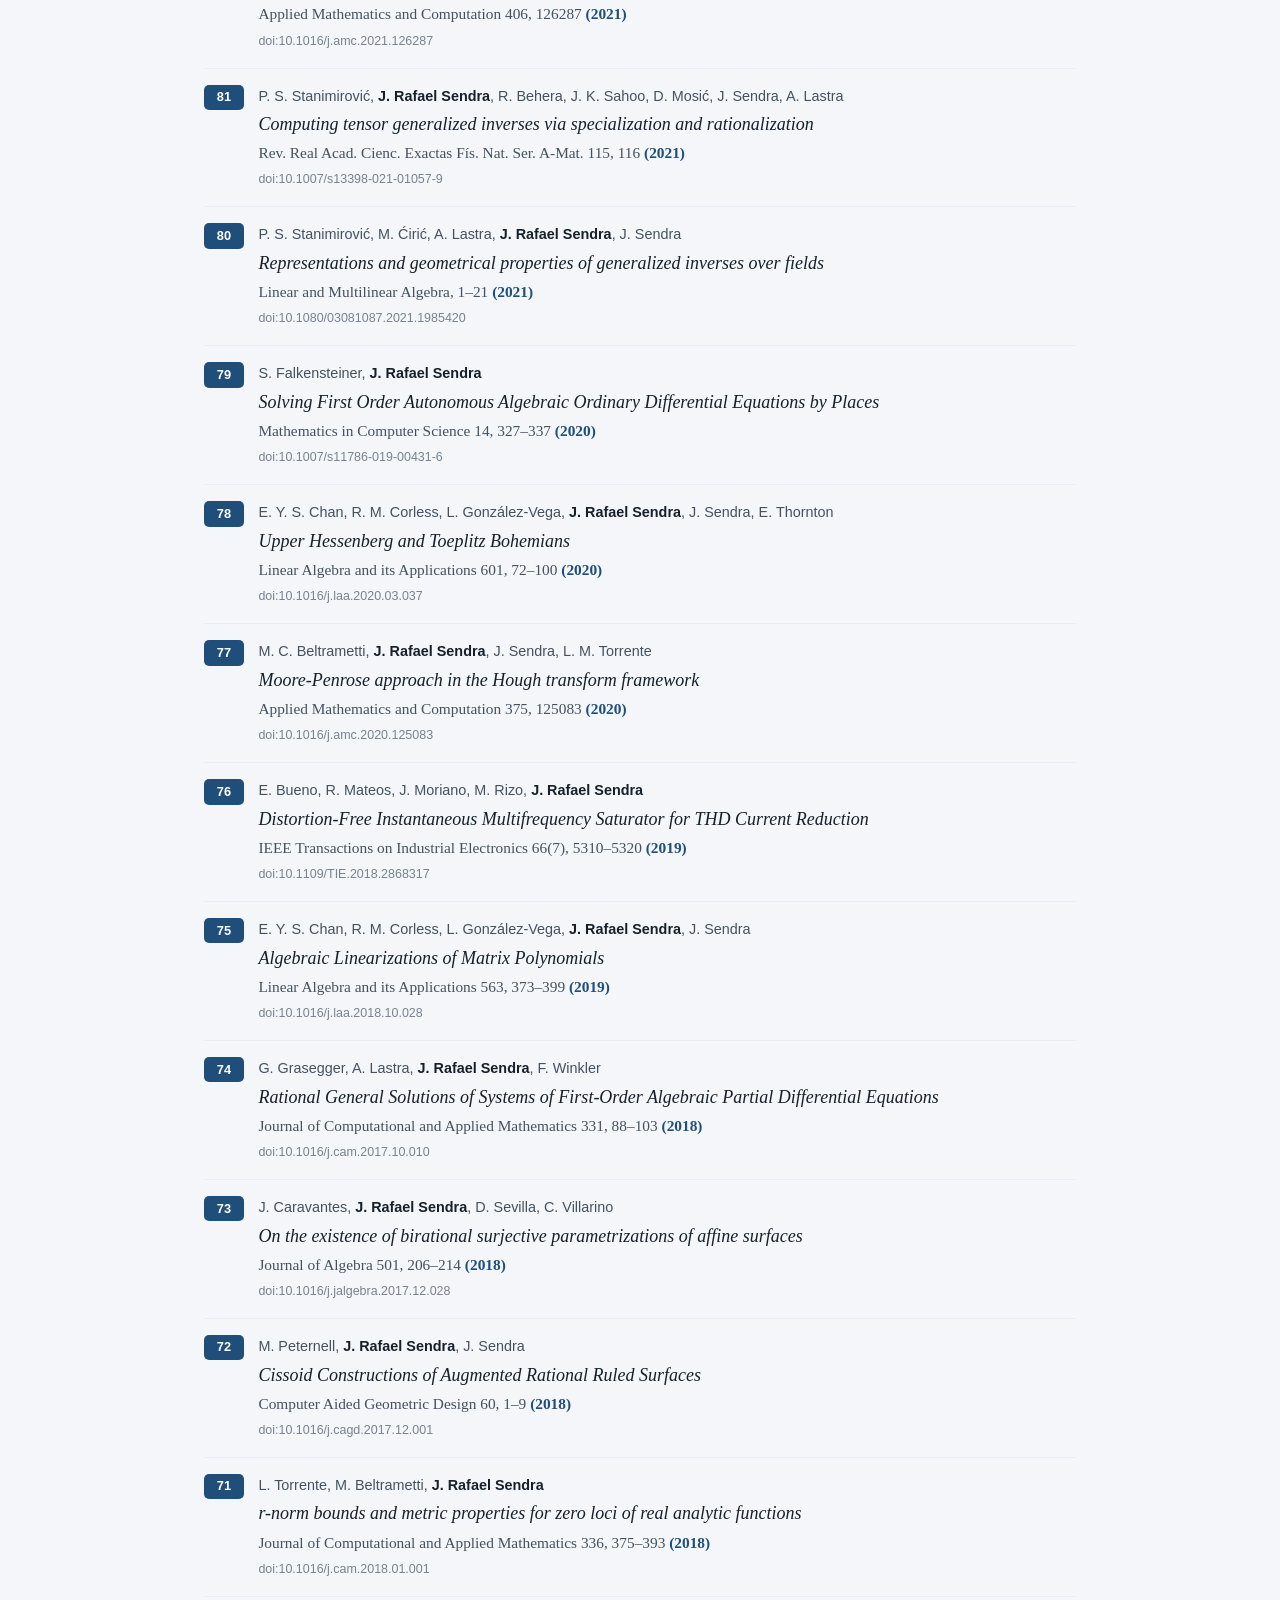
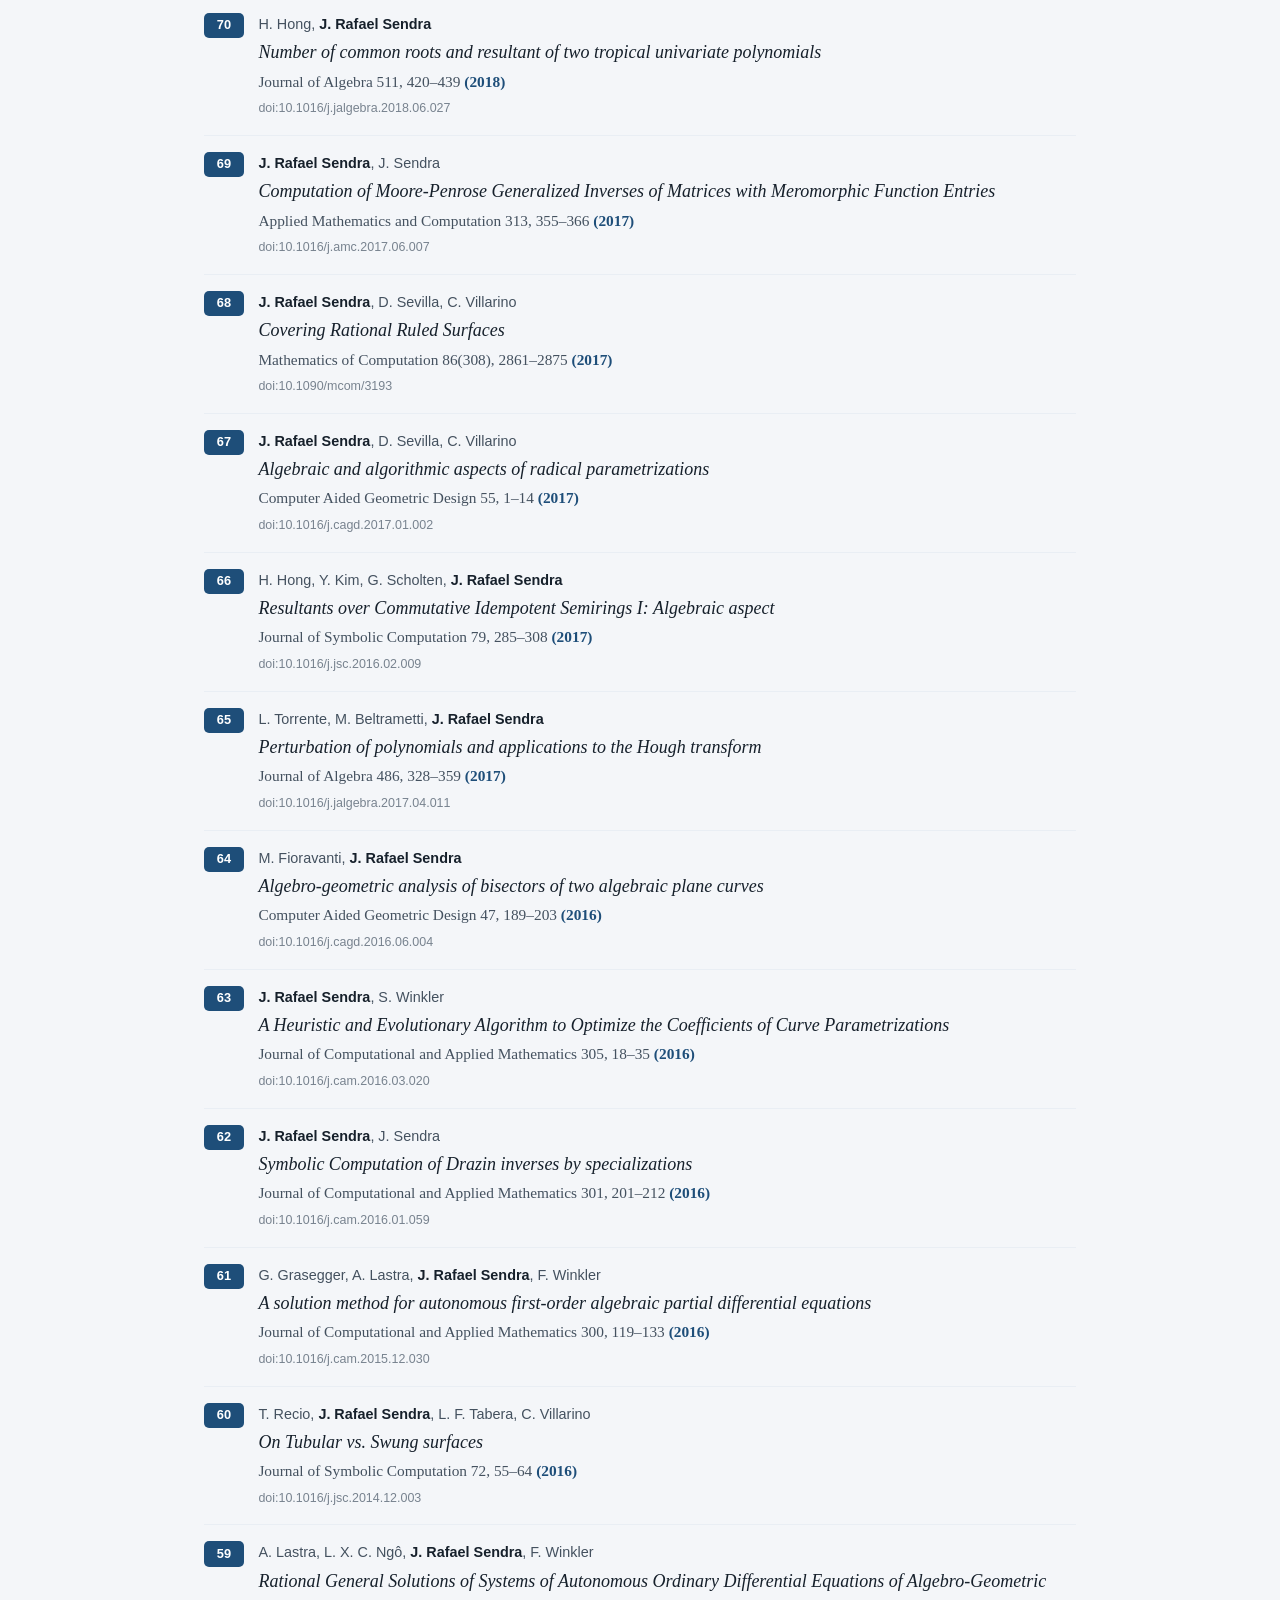
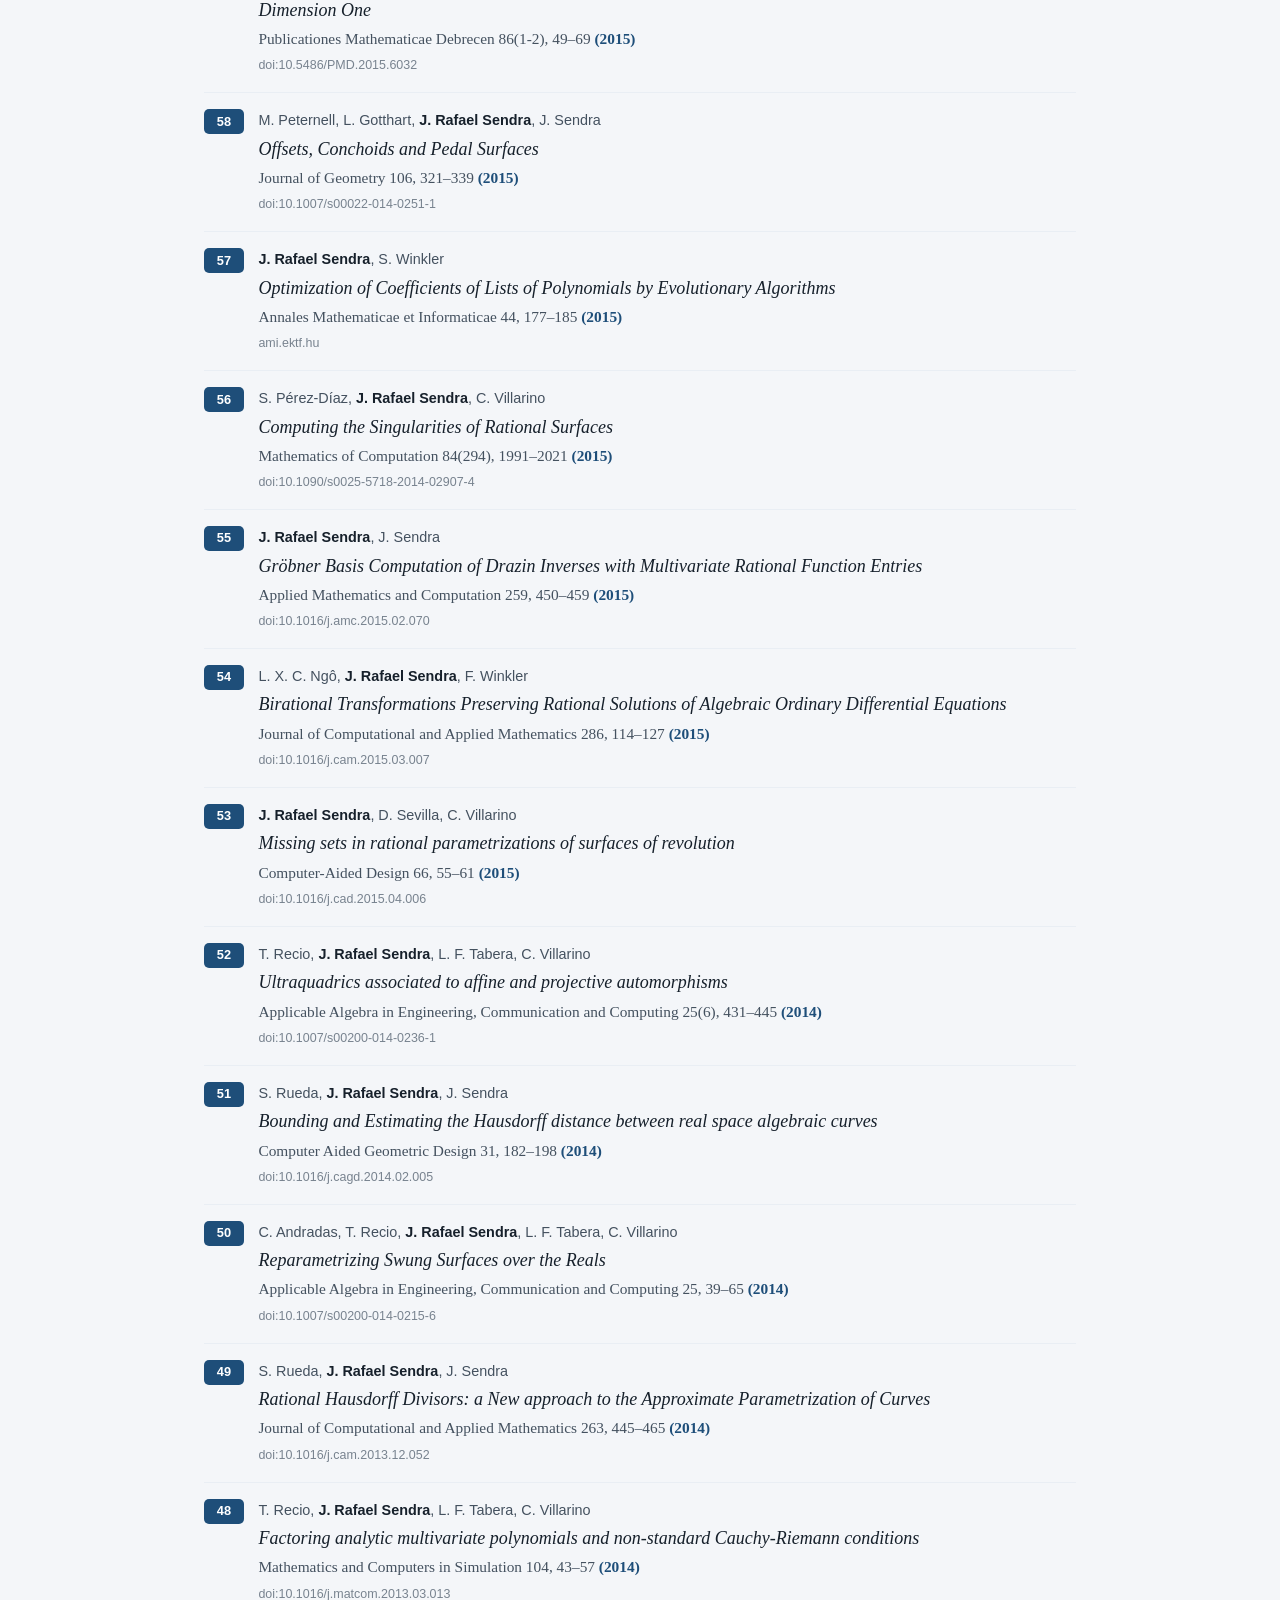
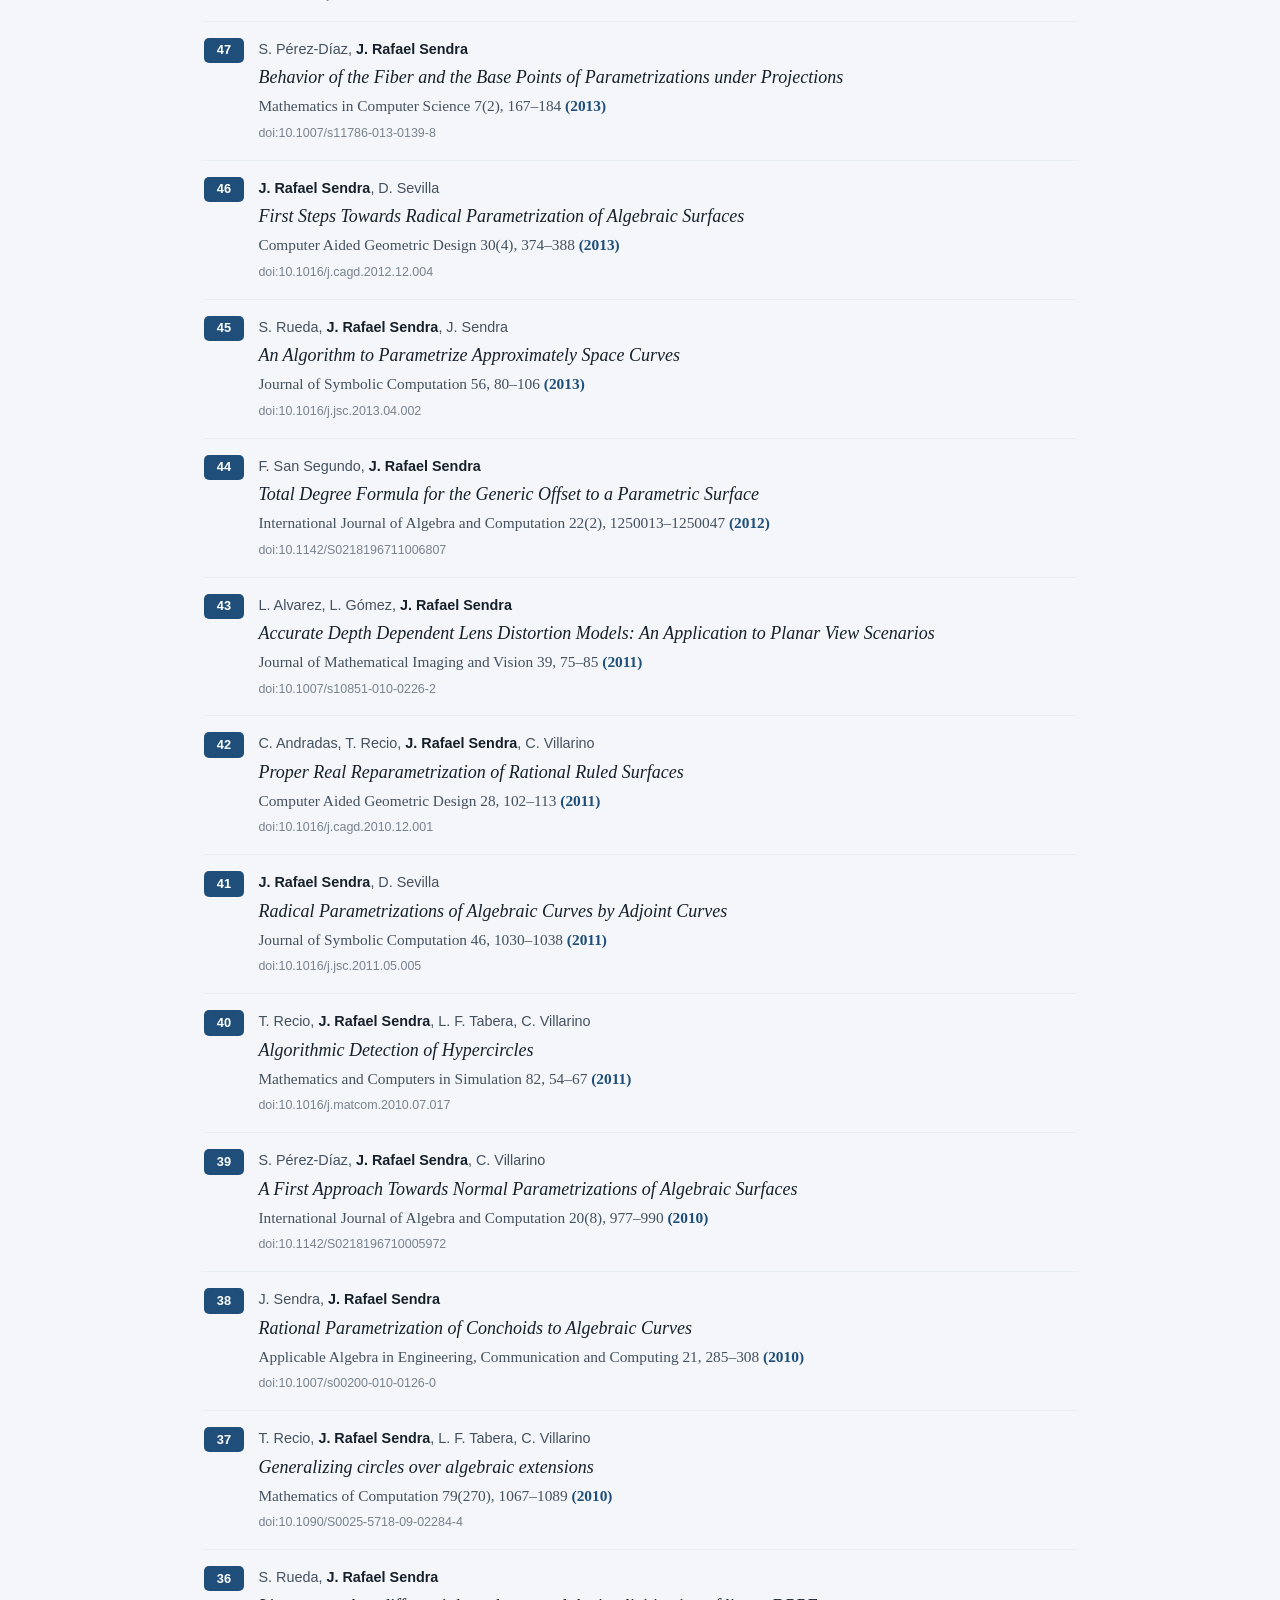
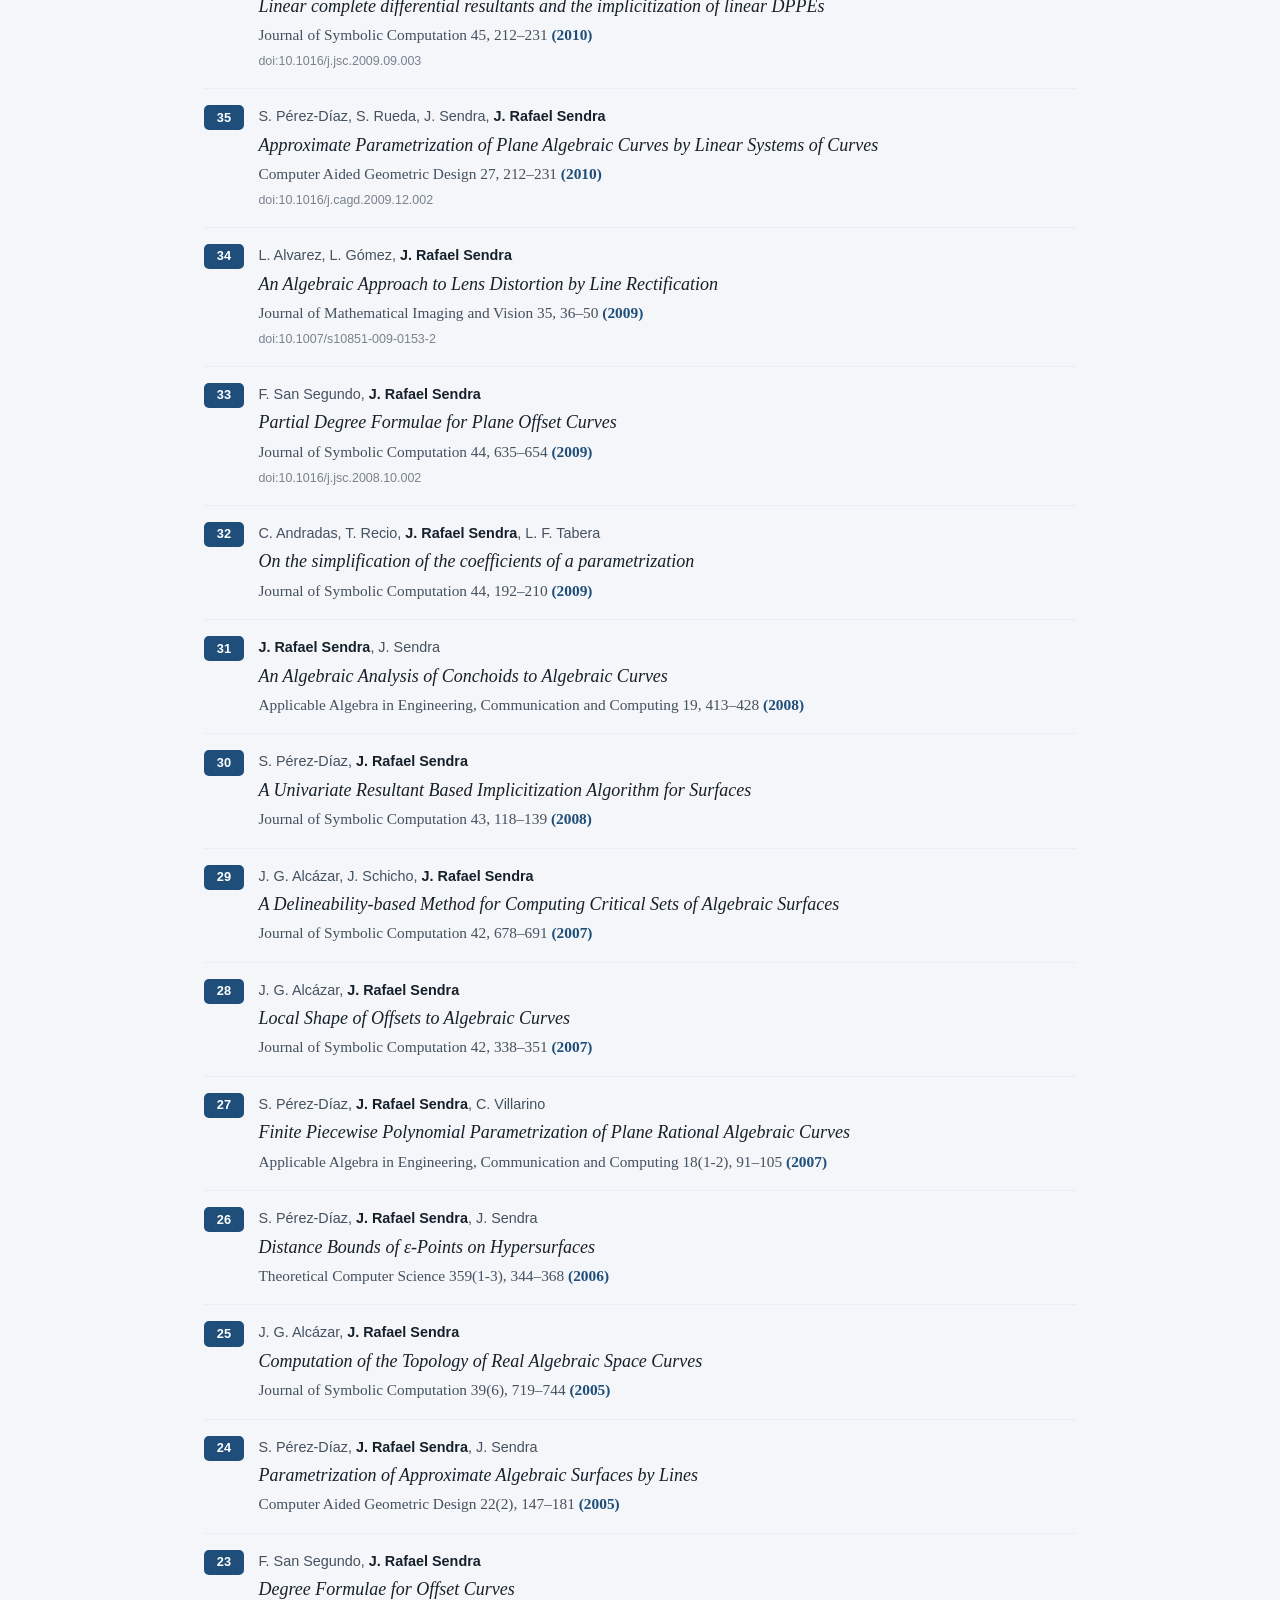
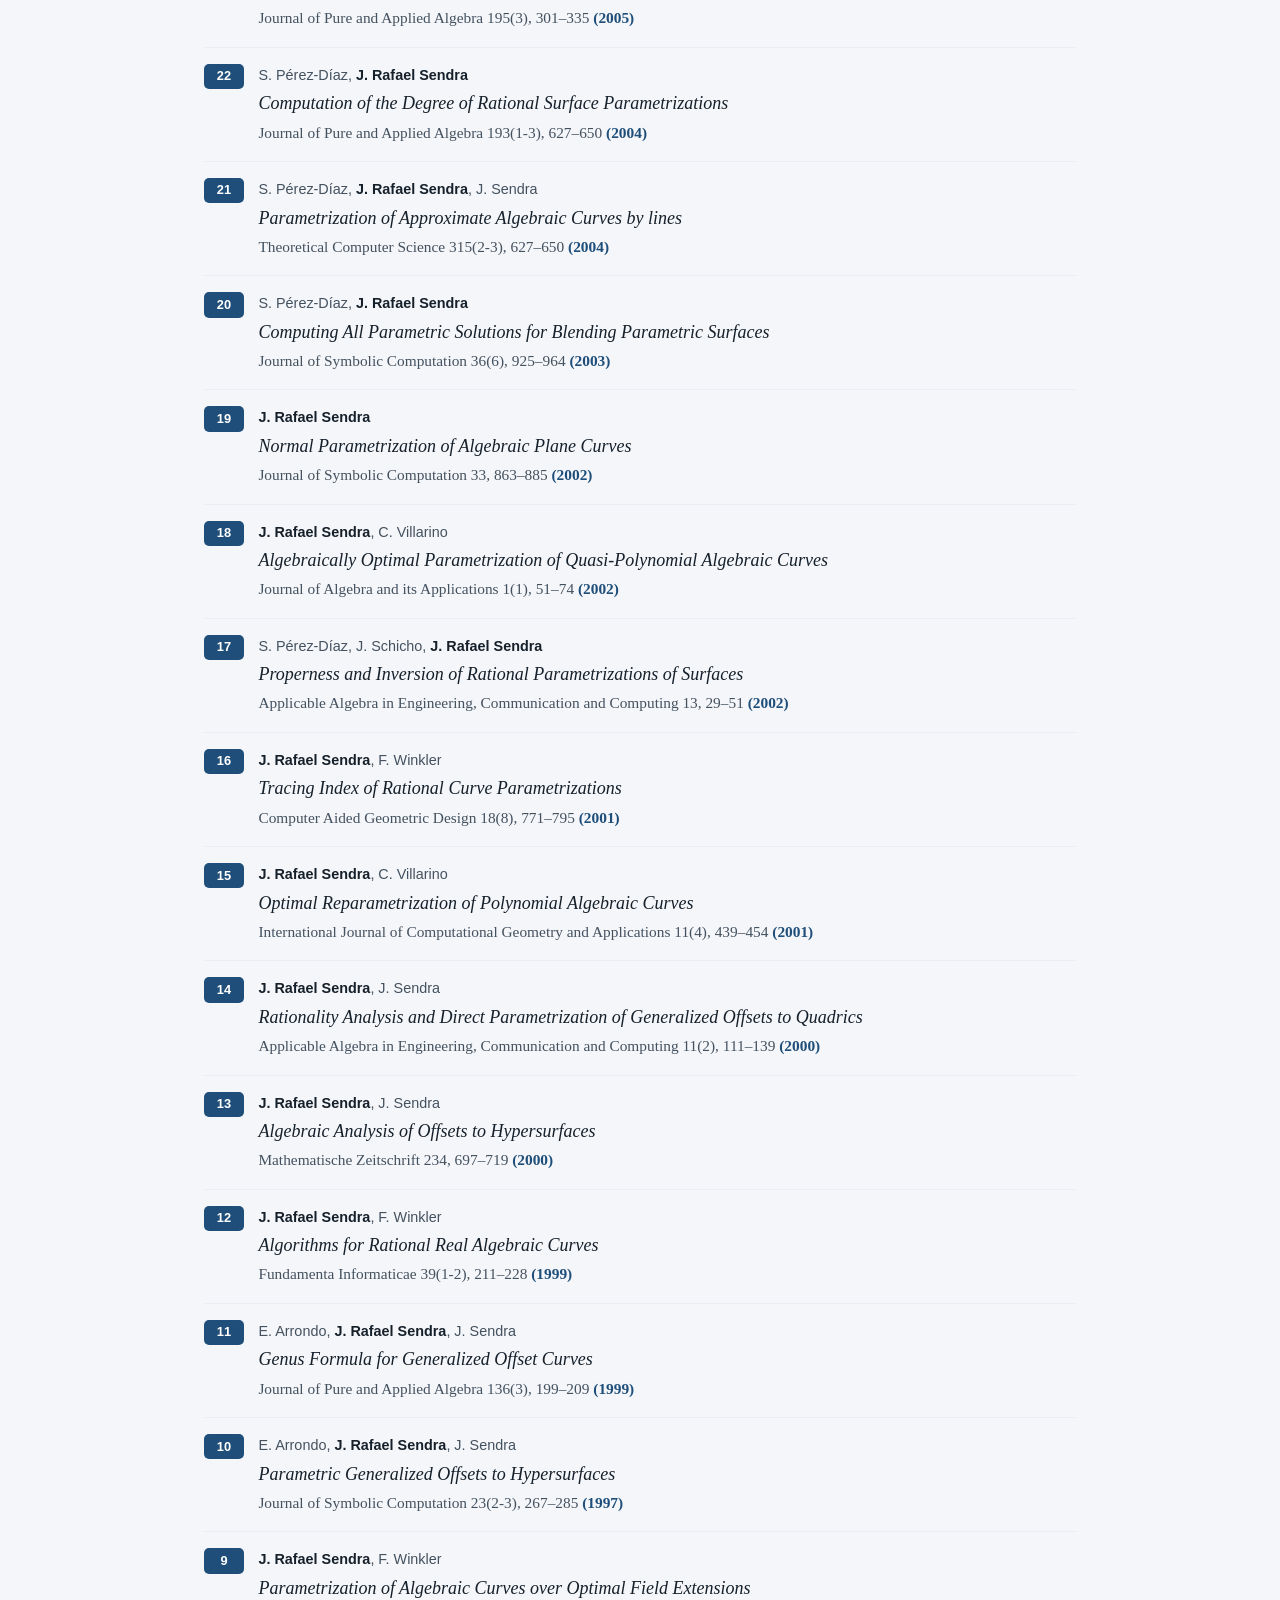
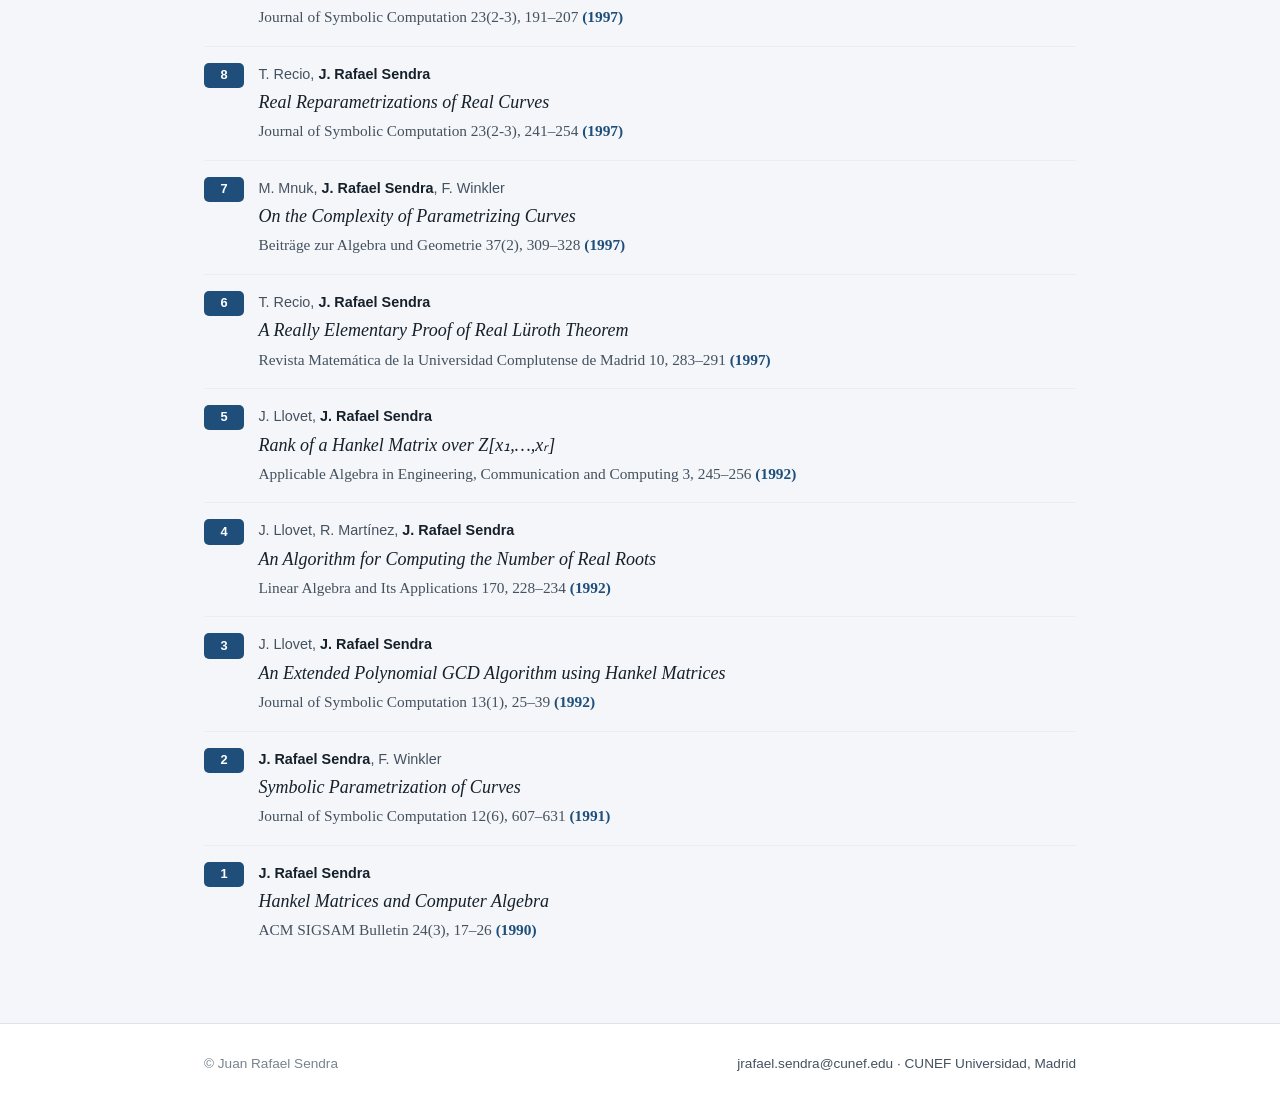
<file: journal-articles.html>
<!DOCTYPE html>
<html lang="en">
<head>
  <meta charset="utf-8">
  <meta name="viewport" content="width=device-width, initial-scale=1">
  <title>Journal Articles — J. Rafael Sendra</title>
  <meta name="description" content="Peer-reviewed journal articles by J. Rafael Sendra.">
  <meta name="author" content="J. Rafael Sendra">
  <meta http-equiv="Content-Security-Policy"
        content="default-src 'none'; style-src 'self'; img-src 'self'; font-src 'self'; base-uri 'none'; form-action 'none'; frame-ancestors 'none'; object-src 'none'; script-src 'none'; connect-src 'none'; manifest-src 'none'; upgrade-insecure-requests">
  <meta name="referrer" content="no-referrer">
  <meta http-equiv="X-Content-Type-Options" content="nosniff">
  <meta name="robots" content="index, follow">
  <link rel="icon" href="assets/favicon.svg" type="image/svg+xml">
  <link rel="stylesheet" href="assets/style.css">
</head>
<body>
  <a class="skip" href="#main">Skip to content</a>

  <header class="site-header">
    <nav class="nav" aria-label="Primary">
      <a class="brand" href="index.html">J. Rafael <span>Sendra</span></a>
      <a class="navlink" href="about.html">About</a>
      <a class="navlink" href="journal-articles.html" aria-current="page">Journal Articles</a>
      <a class="navlink" href="conferences-and-chapters.html">Chapters of Books</a>
      <a class="navlink" href="books.html">Books</a>
      <a class="navlink" href="editions.html">Editions</a>
      <a class="navlink" href="reports.html">Reports</a>
      <a class="navlink" href="popular-math-articles.html">Popular Math Articles</a>
      <a class="navlink" href="editorial-board.html">Editorial Board Memberships</a>
      <a class="navlink" href="phd-theses.html">PhD Theses</a>
      <a class="navlink" href="research-projects.html">Research Projects</a>
      <a class="navlink" href="software.html">Software</a>
    </nav>
  </header>

  <main id="main">
    <h1>Journal Articles</h1>
    <p class="pub-intro">
      Peer-reviewed articles in journals of mathematics, symbolic computation
      and applications, listed in reverse chronological order. Reference identifiers (DOIs)
      are shown as plain text.
    </p>

    <ol class="pubs">
      <li><span class="idx">102</span>
        <span class="pub-authors">N. J. Calkin, R. M. Corless, L. González-Vega, <span class="mine">J. Rafael Sendra</span>, J. Sendra</span>
        <span class="pub-title">On the maximal spread of symmetric Bohemian matrices</span>
        <span class="pub-venue">IMA Journal of Numerical Analysis <span class="year">(in press)</span></span>
      </li>
      <li><span class="idx">101</span>
        <span class="pub-authors">M. D. Navarro, <span class="mine">J. Rafael Sendra</span></span>
        <span class="pub-title">Understanding Feng and Gao Algorithm: The Starting Point of the Algebro-Geometric Method for Solving Differential Equations</span>
        <span class="pub-venue">Maple Transactions 6(3), Article 25191 <span class="year">(2026)</span></span>
      </li>
      <li><span class="idx">100</span>
        <span class="pub-authors">M. Bizarre, M. Lavička, <span class="mine">J. Rafael Sendra</span>, J. Vršek</span>
        <span class="pub-title">Characterization of polynomial surfaces of revolution and polynomial quadrics</span>
        <span class="pub-venue">Journal of Computational and Applied Mathematics 474, 116939 <span class="year">(2026)</span></span>
        <span class="pub-ref">doi:10.1016/j.cam.2025.116939</span>
      </li>
      <li><span class="idx">99</span>
        <span class="pub-authors">S. Falkensteiner, <span class="mine">J. Rafael Sendra</span></span>
        <span class="pub-title">Rational Solutions of Parametric First-Order Algebraic Differential Equations</span>
        <span class="pub-venue">Bulletin des Sciences Mathématiques 205, 103694 <span class="year">(2025)</span></span>
        <span class="pub-ref">doi:10.1016/j.bulsci.2025.103694</span>
      </li>
      <li><span class="idx">98</span>
        <span class="pub-authors">S. Falkensteiner, D. Pavlov, <span class="mine">J. Rafael Sendra</span></span>
        <span class="pub-title">On real and observable rational realizations of input-output equations</span>
        <span class="pub-venue">Systems &amp; Control Letters 198, 106059 <span class="year">(2025)</span></span>
        <span class="pub-ref">doi:10.1016/j.sysconle.2025.106059</span>
      </li>
      <li><span class="idx">97</span>
        <span class="pub-authors">S. Falkensteiner, A. Ovchinnikov, <span class="mine">J. Rafael Sendra</span></span>
        <span class="pub-title">Algorithm for globally identifiable reparametrizations of ODEs</span>
        <span class="pub-venue">Journal of Symbolic Computation 128, 102385 <span class="year">(2025)</span></span>
        <span class="pub-ref">doi:10.1016/j.jsc.2024.102385</span>
      </li>
      <li><span class="idx">96</span>
        <span class="pub-authors">S. Falkensteiner, <span class="mine">J. Rafael Sendra</span></span>
        <span class="pub-title">Rationality and Parametrizations of Algebraic Curves under Specializations</span>
        <span class="pub-venue">Journal of Algebra 659, 698–744 <span class="year">(2024)</span></span>
        <span class="pub-ref">doi:10.1016/j.jalgebra.2024.07.009</span>
      </li>
      <li><span class="idx">95</span>
        <span class="pub-authors">J. Caravantes, S. Pérez-Díaz, <span class="mine">J. Rafael Sendra</span></span>
        <span class="pub-title">Birational Reparametrizations of Surfaces</span>
        <span class="pub-venue">Rev. Real Acad. Cienc. Exactas Fís. Nat. Ser. A-Mat. 118, 109 <span class="year">(2024)</span></span>
        <span class="pub-ref">doi:10.1007/s13398-024-01609</span>
      </li>
      <li><span class="idx">94</span>
        <span class="pub-authors">S. Falkensteiner, <span class="mine">J. Rafael Sendra</span></span>
        <span class="pub-title">Transforming Radical Differential Equations to Algebraic Differential Equations</span>
        <span class="pub-venue">Mediterranean Journal of Mathematics 21, 87 <span class="year">(2024)</span></span>
        <span class="pub-ref">doi:10.1007/s00009-024-02624-1</span>
      </li>
      <li><span class="idx">93</span>
        <span class="pub-authors">J. Caravantes, <span class="mine">J. Rafael Sendra</span>, D. Sevilla, C. Villarino</span>
        <span class="pub-title">Sufficient conditions for the surjectivity of radical curve parametrizations</span>
        <span class="pub-venue">Journal of Algebra 640, 129–146 <span class="year">(2024)</span></span>
        <span class="pub-ref">doi:10.1016/j.jalgebra.2023.11.004</span>
      </li>
      <li><span class="idx">92</span>
        <span class="pub-authors">J. Caravantes, <span class="mine">J. Rafael Sendra</span>, D. Sevilla, C. Villarino</span>
        <span class="pub-title">A note about rational surfaces as unions of affine planes</span>
        <span class="pub-venue">Rev. Real Acad. Cienc. Exactas Fís. Nat. Ser. A-Mat. 117, 69 <span class="year">(2023)</span></span>
        <span class="pub-ref">doi:10.1007/s13398-023-01401-1</span>
      </li>
      <li><span class="idx">91</span>
        <span class="pub-authors">A. Lastra, <span class="mine">J. Rafael Sendra</span>, J. Sendra</span>
        <span class="pub-title">Symbolic Treatment of Trigonometric Parametrizations: the general unirational case and applications</span>
        <span class="pub-venue">Communications in Mathematics and Statistics 13, 481–505 <span class="year">(2025)</span></span>
        <span class="pub-ref">doi:10.1007/s40304-023-00334-w</span>
      </li>
      <li><span class="idx">90</span>
        <span class="pub-authors">S. Falkensteiner, J. J. Mitteramskogler, <span class="mine">J. Rafael Sendra</span>, F. Winkler</span>
        <span class="pub-title">The Algebro-Geometric Method: solving algebraic differential equations by parametrizations</span>
        <span class="pub-venue">Bulletin of the American Mathematical Society 60(1), 85–122 <span class="year">(2023)</span></span>
        <span class="pub-ref">doi:10.1090/bull/1773</span>
      </li>
      <li><span class="idx">89</span>
        <span class="pub-authors">J. Cano, S. Falkensteiner, D. Robertz, <span class="mine">J. Rafael Sendra</span></span>
        <span class="pub-title">Algebraic and Puiseux series solutions of systems of autonomous algebraic ODEs of dimension one in several variables</span>
        <span class="pub-venue">Journal of Symbolic Computation 114, 1–17 <span class="year">(2023)</span></span>
        <span class="pub-ref">doi:10.1016/j.jsc.2022.04.012</span>
      </li>
      <li><span class="idx">88</span>
        <span class="pub-authors">J. Cano, S. Falkensteiner, <span class="mine">J. Rafael Sendra</span></span>
        <span class="pub-title">Existence and convergence of Puiseux series solutions for autonomous first order differential equations</span>
        <span class="pub-venue">Journal of Symbolic Computation 108, 137–151 <span class="year">(2022)</span></span>
        <span class="pub-ref">doi:10.1016/j.jsc.2020.06.010</span>
      </li>
      <li><span class="idx">87</span>
        <span class="pub-authors">E. Y. S. Chan, R. M. Corless, L. González-Vega, <span class="mine">J. Rafael Sendra</span>, J. Sendra</span>
        <span class="pub-title">Inner Bohemian inverses</span>
        <span class="pub-venue">Applied Mathematics and Computation 421, 126945 <span class="year">(2022)</span></span>
        <span class="pub-ref">doi:10.1016/j.amc.2022.126945</span>
      </li>
      <li><span class="idx">86</span>
        <span class="pub-authors">D. Cox, S. Pérez-Díaz, <span class="mine">J. Rafael Sendra</span></span>
        <span class="pub-title">On the base point locus of surface parametrizations: formulas and consequences</span>
        <span class="pub-venue">Communications in Mathematics and Statistics 10, 757–783 <span class="year">(2022)</span></span>
        <span class="pub-ref">doi:10.1007/s40304-021-00257-4</span>
      </li>
      <li><span class="idx">85</span>
        <span class="pub-authors">A. Lastra, J. Sanz, <span class="mine">J. Rafael Sendra</span></span>
        <span class="pub-title">On the summability of a class of formal power series</span>
        <span class="pub-venue">Mathematical Inequalities &amp; Applications 25(4), 1101–1121 <span class="year">(2022)</span></span>
        <span class="pub-ref">doi:10.7153/mia-2022-25-68</span>
      </li>
      <li><span class="idx">84</span>
        <span class="pub-authors">J. Caravantes, <span class="mine">J. Rafael Sendra</span>, D. Sevilla, C. Villarino</span>
        <span class="pub-title">Transforming ODEs and PDEs from radical coefficients to rational coefficients</span>
        <span class="pub-venue">Mediterranean Journal of Mathematics 18, 96 <span class="year">(2021)</span></span>
        <span class="pub-ref">doi:10.1007/s00009-021-01703-x</span>
      </li>
      <li><span class="idx">83</span>
        <span class="pub-authors">J. Cano, S. Falkensteiner, <span class="mine">J. Rafael Sendra</span></span>
        <span class="pub-title">Algebraic, rational and Puiseux series solutions of systems of autonomous algebraic ODEs of dimension one</span>
        <span class="pub-venue">Mathematics in Computer Science 15, 189–198 <span class="year">(2021)</span></span>
        <span class="pub-ref">doi:10.1007/s11786-020-00478-w</span>
      </li>
      <li><span class="idx">82</span>
        <span class="pub-authors">P. S. Stanimirović, M. Ćirić, <span class="mine">J. Rafael Sendra</span>, A. Lastra, J. Sendra</span>
        <span class="pub-title">Representations and symbolic computation of generalized inverses over fields</span>
        <span class="pub-venue">Applied Mathematics and Computation 406, 126287 <span class="year">(2021)</span></span>
        <span class="pub-ref">doi:10.1016/j.amc.2021.126287</span>
      </li>
      <li><span class="idx">81</span>
        <span class="pub-authors">P. S. Stanimirović, <span class="mine">J. Rafael Sendra</span>, R. Behera, J. K. Sahoo, D. Mosić, J. Sendra, A. Lastra</span>
        <span class="pub-title">Computing tensor generalized inverses via specialization and rationalization</span>
        <span class="pub-venue">Rev. Real Acad. Cienc. Exactas Fís. Nat. Ser. A-Mat. 115, 116 <span class="year">(2021)</span></span>
        <span class="pub-ref">doi:10.1007/s13398-021-01057-9</span>
      </li>
      <li><span class="idx">80</span>
        <span class="pub-authors">P. S. Stanimirović, M. Ćirić, A. Lastra, <span class="mine">J. Rafael Sendra</span>, J. Sendra</span>
        <span class="pub-title">Representations and geometrical properties of generalized inverses over fields</span>
        <span class="pub-venue">Linear and Multilinear Algebra, 1–21 <span class="year">(2021)</span></span>
        <span class="pub-ref">doi:10.1080/03081087.2021.1985420</span>
      </li>
      <li><span class="idx">79</span>
        <span class="pub-authors">S. Falkensteiner, <span class="mine">J. Rafael Sendra</span></span>
        <span class="pub-title">Solving First Order Autonomous Algebraic Ordinary Differential Equations by Places</span>
        <span class="pub-venue">Mathematics in Computer Science 14, 327–337 <span class="year">(2020)</span></span>
        <span class="pub-ref">doi:10.1007/s11786-019-00431-6</span>
      </li>
      <li><span class="idx">78</span>
        <span class="pub-authors">E. Y. S. Chan, R. M. Corless, L. González-Vega, <span class="mine">J. Rafael Sendra</span>, J. Sendra, E. Thornton</span>
        <span class="pub-title">Upper Hessenberg and Toeplitz Bohemians</span>
        <span class="pub-venue">Linear Algebra and its Applications 601, 72–100 <span class="year">(2020)</span></span>
        <span class="pub-ref">doi:10.1016/j.laa.2020.03.037</span>
      </li>
      <li><span class="idx">77</span>
        <span class="pub-authors">M. C. Beltrametti, <span class="mine">J. Rafael Sendra</span>, J. Sendra, L. M. Torrente</span>
        <span class="pub-title">Moore-Penrose approach in the Hough transform framework</span>
        <span class="pub-venue">Applied Mathematics and Computation 375, 125083 <span class="year">(2020)</span></span>
        <span class="pub-ref">doi:10.1016/j.amc.2020.125083</span>
      </li>
      <li><span class="idx">76</span>
        <span class="pub-authors">E. Bueno, R. Mateos, J. Moriano, M. Rizo, <span class="mine">J. Rafael Sendra</span></span>
        <span class="pub-title">Distortion-Free Instantaneous Multifrequency Saturator for THD Current Reduction</span>
        <span class="pub-venue">IEEE Transactions on Industrial Electronics 66(7), 5310–5320 <span class="year">(2019)</span></span>
        <span class="pub-ref">doi:10.1109/TIE.2018.2868317</span>
      </li>
      <li><span class="idx">75</span>
        <span class="pub-authors">E. Y. S. Chan, R. M. Corless, L. González-Vega, <span class="mine">J. Rafael Sendra</span>, J. Sendra</span>
        <span class="pub-title">Algebraic Linearizations of Matrix Polynomials</span>
        <span class="pub-venue">Linear Algebra and its Applications 563, 373–399 <span class="year">(2019)</span></span>
        <span class="pub-ref">doi:10.1016/j.laa.2018.10.028</span>
      </li>
      <li><span class="idx">74</span>
        <span class="pub-authors">G. Grasegger, A. Lastra, <span class="mine">J. Rafael Sendra</span>, F. Winkler</span>
        <span class="pub-title">Rational General Solutions of Systems of First-Order Algebraic Partial Differential Equations</span>
        <span class="pub-venue">Journal of Computational and Applied Mathematics 331, 88–103 <span class="year">(2018)</span></span>
        <span class="pub-ref">doi:10.1016/j.cam.2017.10.010</span>
      </li>
      <li><span class="idx">73</span>
        <span class="pub-authors">J. Caravantes, <span class="mine">J. Rafael Sendra</span>, D. Sevilla, C. Villarino</span>
        <span class="pub-title">On the existence of birational surjective parametrizations of affine surfaces</span>
        <span class="pub-venue">Journal of Algebra 501, 206–214 <span class="year">(2018)</span></span>
        <span class="pub-ref">doi:10.1016/j.jalgebra.2017.12.028</span>
      </li>
      <li><span class="idx">72</span>
        <span class="pub-authors">M. Peternell, <span class="mine">J. Rafael Sendra</span>, J. Sendra</span>
        <span class="pub-title">Cissoid Constructions of Augmented Rational Ruled Surfaces</span>
        <span class="pub-venue">Computer Aided Geometric Design 60, 1–9 <span class="year">(2018)</span></span>
        <span class="pub-ref">doi:10.1016/j.cagd.2017.12.001</span>
      </li>
      <li><span class="idx">71</span>
        <span class="pub-authors">L. Torrente, M. Beltrametti, <span class="mine">J. Rafael Sendra</span></span>
        <span class="pub-title">r-norm bounds and metric properties for zero loci of real analytic functions</span>
        <span class="pub-venue">Journal of Computational and Applied Mathematics 336, 375–393 <span class="year">(2018)</span></span>
        <span class="pub-ref">doi:10.1016/j.cam.2018.01.001</span>
      </li>
      <li><span class="idx">70</span>
        <span class="pub-authors">H. Hong, <span class="mine">J. Rafael Sendra</span></span>
        <span class="pub-title">Number of common roots and resultant of two tropical univariate polynomials</span>
        <span class="pub-venue">Journal of Algebra 511, 420–439 <span class="year">(2018)</span></span>
        <span class="pub-ref">doi:10.1016/j.jalgebra.2018.06.027</span>
      </li>
      <li><span class="idx">69</span>
        <span class="pub-authors"><span class="mine">J. Rafael Sendra</span>, J. Sendra</span>
        <span class="pub-title">Computation of Moore-Penrose Generalized Inverses of Matrices with Meromorphic Function Entries</span>
        <span class="pub-venue">Applied Mathematics and Computation 313, 355–366 <span class="year">(2017)</span></span>
        <span class="pub-ref">doi:10.1016/j.amc.2017.06.007</span>
      </li>
      <li><span class="idx">68</span>
        <span class="pub-authors"><span class="mine">J. Rafael Sendra</span>, D. Sevilla, C. Villarino</span>
        <span class="pub-title">Covering Rational Ruled Surfaces</span>
        <span class="pub-venue">Mathematics of Computation 86(308), 2861–2875 <span class="year">(2017)</span></span>
        <span class="pub-ref">doi:10.1090/mcom/3193</span>
      </li>
      <li><span class="idx">67</span>
        <span class="pub-authors"><span class="mine">J. Rafael Sendra</span>, D. Sevilla, C. Villarino</span>
        <span class="pub-title">Algebraic and algorithmic aspects of radical parametrizations</span>
        <span class="pub-venue">Computer Aided Geometric Design 55, 1–14 <span class="year">(2017)</span></span>
        <span class="pub-ref">doi:10.1016/j.cagd.2017.01.002</span>
      </li>
      <li><span class="idx">66</span>
        <span class="pub-authors">H. Hong, Y. Kim, G. Scholten, <span class="mine">J. Rafael Sendra</span></span>
        <span class="pub-title">Resultants over Commutative Idempotent Semirings I: Algebraic aspect</span>
        <span class="pub-venue">Journal of Symbolic Computation 79, 285–308 <span class="year">(2017)</span></span>
        <span class="pub-ref">doi:10.1016/j.jsc.2016.02.009</span>
      </li>
      <li><span class="idx">65</span>
        <span class="pub-authors">L. Torrente, M. Beltrametti, <span class="mine">J. Rafael Sendra</span></span>
        <span class="pub-title">Perturbation of polynomials and applications to the Hough transform</span>
        <span class="pub-venue">Journal of Algebra 486, 328–359 <span class="year">(2017)</span></span>
        <span class="pub-ref">doi:10.1016/j.jalgebra.2017.04.011</span>
      </li>
      <li><span class="idx">64</span>
        <span class="pub-authors">M. Fioravanti, <span class="mine">J. Rafael Sendra</span></span>
        <span class="pub-title">Algebro-geometric analysis of bisectors of two algebraic plane curves</span>
        <span class="pub-venue">Computer Aided Geometric Design 47, 189–203 <span class="year">(2016)</span></span>
        <span class="pub-ref">doi:10.1016/j.cagd.2016.06.004</span>
      </li>
      <li><span class="idx">63</span>
        <span class="pub-authors"><span class="mine">J. Rafael Sendra</span>, S. Winkler</span>
        <span class="pub-title">A Heuristic and Evolutionary Algorithm to Optimize the Coefficients of Curve Parametrizations</span>
        <span class="pub-venue">Journal of Computational and Applied Mathematics 305, 18–35 <span class="year">(2016)</span></span>
        <span class="pub-ref">doi:10.1016/j.cam.2016.03.020</span>
      </li>
      <li><span class="idx">62</span>
        <span class="pub-authors"><span class="mine">J. Rafael Sendra</span>, J. Sendra</span>
        <span class="pub-title">Symbolic Computation of Drazin inverses by specializations</span>
        <span class="pub-venue">Journal of Computational and Applied Mathematics 301, 201–212 <span class="year">(2016)</span></span>
        <span class="pub-ref">doi:10.1016/j.cam.2016.01.059</span>
      </li>
      <li><span class="idx">61</span>
        <span class="pub-authors">G. Grasegger, A. Lastra, <span class="mine">J. Rafael Sendra</span>, F. Winkler</span>
        <span class="pub-title">A solution method for autonomous first-order algebraic partial differential equations</span>
        <span class="pub-venue">Journal of Computational and Applied Mathematics 300, 119–133 <span class="year">(2016)</span></span>
        <span class="pub-ref">doi:10.1016/j.cam.2015.12.030</span>
      </li>
      <li><span class="idx">60</span>
        <span class="pub-authors">T. Recio, <span class="mine">J. Rafael Sendra</span>, L. F. Tabera, C. Villarino</span>
        <span class="pub-title">On Tubular vs. Swung surfaces</span>
        <span class="pub-venue">Journal of Symbolic Computation 72, 55–64 <span class="year">(2016)</span></span>
        <span class="pub-ref">doi:10.1016/j.jsc.2014.12.003</span>
      </li>
      <li><span class="idx">59</span>
        <span class="pub-authors">A. Lastra, L. X. C. Ngô, <span class="mine">J. Rafael Sendra</span>, F. Winkler</span>
        <span class="pub-title">Rational General Solutions of Systems of Autonomous Ordinary Differential Equations of Algebro-Geometric Dimension One</span>
        <span class="pub-venue">Publicationes Mathematicae Debrecen 86(1-2), 49–69 <span class="year">(2015)</span></span>
        <span class="pub-ref">doi:10.5486/PMD.2015.6032</span>
      </li>
      <li><span class="idx">58</span>
        <span class="pub-authors">M. Peternell, L. Gotthart, <span class="mine">J. Rafael Sendra</span>, J. Sendra</span>
        <span class="pub-title">Offsets, Conchoids and Pedal Surfaces</span>
        <span class="pub-venue">Journal of Geometry 106, 321–339 <span class="year">(2015)</span></span>
        <span class="pub-ref">doi:10.1007/s00022-014-0251-1</span>
      </li>
      <li><span class="idx">57</span>
        <span class="pub-authors"><span class="mine">J. Rafael Sendra</span>, S. Winkler</span>
        <span class="pub-title">Optimization of Coefficients of Lists of Polynomials by Evolutionary Algorithms</span>
        <span class="pub-venue">Annales Mathematicae et Informaticae 44, 177–185 <span class="year">(2015)</span></span>
        <span class="pub-ref">ami.ektf.hu</span>
      </li>
      <li><span class="idx">56</span>
        <span class="pub-authors">S. Pérez-Díaz, <span class="mine">J. Rafael Sendra</span>, C. Villarino</span>
        <span class="pub-title">Computing the Singularities of Rational Surfaces</span>
        <span class="pub-venue">Mathematics of Computation 84(294), 1991–2021 <span class="year">(2015)</span></span>
        <span class="pub-ref">doi:10.1090/s0025-5718-2014-02907-4</span>
      </li>
      <li><span class="idx">55</span>
        <span class="pub-authors"><span class="mine">J. Rafael Sendra</span>, J. Sendra</span>
        <span class="pub-title">Gröbner Basis Computation of Drazin Inverses with Multivariate Rational Function Entries</span>
        <span class="pub-venue">Applied Mathematics and Computation 259, 450–459 <span class="year">(2015)</span></span>
        <span class="pub-ref">doi:10.1016/j.amc.2015.02.070</span>
      </li>
      <li><span class="idx">54</span>
        <span class="pub-authors">L. X. C. Ngô, <span class="mine">J. Rafael Sendra</span>, F. Winkler</span>
        <span class="pub-title">Birational Transformations Preserving Rational Solutions of Algebraic Ordinary Differential Equations</span>
        <span class="pub-venue">Journal of Computational and Applied Mathematics 286, 114–127 <span class="year">(2015)</span></span>
        <span class="pub-ref">doi:10.1016/j.cam.2015.03.007</span>
      </li>
      <li><span class="idx">53</span>
        <span class="pub-authors"><span class="mine">J. Rafael Sendra</span>, D. Sevilla, C. Villarino</span>
        <span class="pub-title">Missing sets in rational parametrizations of surfaces of revolution</span>
        <span class="pub-venue">Computer-Aided Design 66, 55–61 <span class="year">(2015)</span></span>
        <span class="pub-ref">doi:10.1016/j.cad.2015.04.006</span>
      </li>
      <li><span class="idx">52</span>
        <span class="pub-authors">T. Recio, <span class="mine">J. Rafael Sendra</span>, L. F. Tabera, C. Villarino</span>
        <span class="pub-title">Ultraquadrics associated to affine and projective automorphisms</span>
        <span class="pub-venue">Applicable Algebra in Engineering, Communication and Computing 25(6), 431–445 <span class="year">(2014)</span></span>
        <span class="pub-ref">doi:10.1007/s00200-014-0236-1</span>
      </li>
      <li><span class="idx">51</span>
        <span class="pub-authors">S. Rueda, <span class="mine">J. Rafael Sendra</span>, J. Sendra</span>
        <span class="pub-title">Bounding and Estimating the Hausdorff distance between real space algebraic curves</span>
        <span class="pub-venue">Computer Aided Geometric Design 31, 182–198 <span class="year">(2014)</span></span>
        <span class="pub-ref">doi:10.1016/j.cagd.2014.02.005</span>
      </li>
      <li><span class="idx">50</span>
        <span class="pub-authors">C. Andradas, T. Recio, <span class="mine">J. Rafael Sendra</span>, L. F. Tabera, C. Villarino</span>
        <span class="pub-title">Reparametrizing Swung Surfaces over the Reals</span>
        <span class="pub-venue">Applicable Algebra in Engineering, Communication and Computing 25, 39–65 <span class="year">(2014)</span></span>
        <span class="pub-ref">doi:10.1007/s00200-014-0215-6</span>
      </li>
      <li><span class="idx">49</span>
        <span class="pub-authors">S. Rueda, <span class="mine">J. Rafael Sendra</span>, J. Sendra</span>
        <span class="pub-title">Rational Hausdorff Divisors: a New approach to the Approximate Parametrization of Curves</span>
        <span class="pub-venue">Journal of Computational and Applied Mathematics 263, 445–465 <span class="year">(2014)</span></span>
        <span class="pub-ref">doi:10.1016/j.cam.2013.12.052</span>
      </li>
      <li><span class="idx">48</span>
        <span class="pub-authors">T. Recio, <span class="mine">J. Rafael Sendra</span>, L. F. Tabera, C. Villarino</span>
        <span class="pub-title">Factoring analytic multivariate polynomials and non-standard Cauchy-Riemann conditions</span>
        <span class="pub-venue">Mathematics and Computers in Simulation 104, 43–57 <span class="year">(2014)</span></span>
        <span class="pub-ref">doi:10.1016/j.matcom.2013.03.013</span>
      </li>
      <li><span class="idx">47</span>
        <span class="pub-authors">S. Pérez-Díaz, <span class="mine">J. Rafael Sendra</span></span>
        <span class="pub-title">Behavior of the Fiber and the Base Points of Parametrizations under Projections</span>
        <span class="pub-venue">Mathematics in Computer Science 7(2), 167–184 <span class="year">(2013)</span></span>
        <span class="pub-ref">doi:10.1007/s11786-013-0139-8</span>
      </li>
      <li><span class="idx">46</span>
        <span class="pub-authors"><span class="mine">J. Rafael Sendra</span>, D. Sevilla</span>
        <span class="pub-title">First Steps Towards Radical Parametrization of Algebraic Surfaces</span>
        <span class="pub-venue">Computer Aided Geometric Design 30(4), 374–388 <span class="year">(2013)</span></span>
        <span class="pub-ref">doi:10.1016/j.cagd.2012.12.004</span>
      </li>
      <li><span class="idx">45</span>
        <span class="pub-authors">S. Rueda, <span class="mine">J. Rafael Sendra</span>, J. Sendra</span>
        <span class="pub-title">An Algorithm to Parametrize Approximately Space Curves</span>
        <span class="pub-venue">Journal of Symbolic Computation 56, 80–106 <span class="year">(2013)</span></span>
        <span class="pub-ref">doi:10.1016/j.jsc.2013.04.002</span>
      </li>
      <li><span class="idx">44</span>
        <span class="pub-authors">F. San Segundo, <span class="mine">J. Rafael Sendra</span></span>
        <span class="pub-title">Total Degree Formula for the Generic Offset to a Parametric Surface</span>
        <span class="pub-venue">International Journal of Algebra and Computation 22(2), 1250013–1250047 <span class="year">(2012)</span></span>
        <span class="pub-ref">doi:10.1142/S0218196711006807</span>
      </li>
      <li><span class="idx">43</span>
        <span class="pub-authors">L. Alvarez, L. Gómez, <span class="mine">J. Rafael Sendra</span></span>
        <span class="pub-title">Accurate Depth Dependent Lens Distortion Models: An Application to Planar View Scenarios</span>
        <span class="pub-venue">Journal of Mathematical Imaging and Vision 39, 75–85 <span class="year">(2011)</span></span>
        <span class="pub-ref">doi:10.1007/s10851-010-0226-2</span>
      </li>
      <li><span class="idx">42</span>
        <span class="pub-authors">C. Andradas, T. Recio, <span class="mine">J. Rafael Sendra</span>, C. Villarino</span>
        <span class="pub-title">Proper Real Reparametrization of Rational Ruled Surfaces</span>
        <span class="pub-venue">Computer Aided Geometric Design 28, 102–113 <span class="year">(2011)</span></span>
        <span class="pub-ref">doi:10.1016/j.cagd.2010.12.001</span>
      </li>
      <li><span class="idx">41</span>
        <span class="pub-authors"><span class="mine">J. Rafael Sendra</span>, D. Sevilla</span>
        <span class="pub-title">Radical Parametrizations of Algebraic Curves by Adjoint Curves</span>
        <span class="pub-venue">Journal of Symbolic Computation 46, 1030–1038 <span class="year">(2011)</span></span>
        <span class="pub-ref">doi:10.1016/j.jsc.2011.05.005</span>
      </li>
      <li><span class="idx">40</span>
        <span class="pub-authors">T. Recio, <span class="mine">J. Rafael Sendra</span>, L. F. Tabera, C. Villarino</span>
        <span class="pub-title">Algorithmic Detection of Hypercircles</span>
        <span class="pub-venue">Mathematics and Computers in Simulation 82, 54–67 <span class="year">(2011)</span></span>
        <span class="pub-ref">doi:10.1016/j.matcom.2010.07.017</span>
      </li>
      <li><span class="idx">39</span>
        <span class="pub-authors">S. Pérez-Díaz, <span class="mine">J. Rafael Sendra</span>, C. Villarino</span>
        <span class="pub-title">A First Approach Towards Normal Parametrizations of Algebraic Surfaces</span>
        <span class="pub-venue">International Journal of Algebra and Computation 20(8), 977–990 <span class="year">(2010)</span></span>
        <span class="pub-ref">doi:10.1142/S0218196710005972</span>
      </li>
      <li><span class="idx">38</span>
        <span class="pub-authors">J. Sendra, <span class="mine">J. Rafael Sendra</span></span>
        <span class="pub-title">Rational Parametrization of Conchoids to Algebraic Curves</span>
        <span class="pub-venue">Applicable Algebra in Engineering, Communication and Computing 21, 285–308 <span class="year">(2010)</span></span>
        <span class="pub-ref">doi:10.1007/s00200-010-0126-0</span>
      </li>
      <li><span class="idx">37</span>
        <span class="pub-authors">T. Recio, <span class="mine">J. Rafael Sendra</span>, L. F. Tabera, C. Villarino</span>
        <span class="pub-title">Generalizing circles over algebraic extensions</span>
        <span class="pub-venue">Mathematics of Computation 79(270), 1067–1089 <span class="year">(2010)</span></span>
        <span class="pub-ref">doi:10.1090/S0025-5718-09-02284-4</span>
      </li>
      <li><span class="idx">36</span>
        <span class="pub-authors">S. Rueda, <span class="mine">J. Rafael Sendra</span></span>
        <span class="pub-title">Linear complete differential resultants and the implicitization of linear DPPEs</span>
        <span class="pub-venue">Journal of Symbolic Computation 45, 212–231 <span class="year">(2010)</span></span>
        <span class="pub-ref">doi:10.1016/j.jsc.2009.09.003</span>
      </li>
      <li><span class="idx">35</span>
        <span class="pub-authors">S. Pérez-Díaz, S. Rueda, J. Sendra, <span class="mine">J. Rafael Sendra</span></span>
        <span class="pub-title">Approximate Parametrization of Plane Algebraic Curves by Linear Systems of Curves</span>
        <span class="pub-venue">Computer Aided Geometric Design 27, 212–231 <span class="year">(2010)</span></span>
        <span class="pub-ref">doi:10.1016/j.cagd.2009.12.002</span>
      </li>
      <li><span class="idx">34</span>
        <span class="pub-authors">L. Alvarez, L. Gómez, <span class="mine">J. Rafael Sendra</span></span>
        <span class="pub-title">An Algebraic Approach to Lens Distortion by Line Rectification</span>
        <span class="pub-venue">Journal of Mathematical Imaging and Vision 35, 36–50 <span class="year">(2009)</span></span>
        <span class="pub-ref">doi:10.1007/s10851-009-0153-2</span>
      </li>
      <li><span class="idx">33</span>
        <span class="pub-authors">F. San Segundo, <span class="mine">J. Rafael Sendra</span></span>
        <span class="pub-title">Partial Degree Formulae for Plane Offset Curves</span>
        <span class="pub-venue">Journal of Symbolic Computation 44, 635–654 <span class="year">(2009)</span></span>
        <span class="pub-ref">doi:10.1016/j.jsc.2008.10.002</span>
      </li>
      <li><span class="idx">32</span>
        <span class="pub-authors">C. Andradas, T. Recio, <span class="mine">J. Rafael Sendra</span>, L. F. Tabera</span>
        <span class="pub-title">On the simplification of the coefficients of a parametrization</span>
        <span class="pub-venue">Journal of Symbolic Computation 44, 192–210 <span class="year">(2009)</span></span>
      </li>
      <li><span class="idx">31</span>
        <span class="pub-authors"><span class="mine">J. Rafael Sendra</span>, J. Sendra</span>
        <span class="pub-title">An Algebraic Analysis of Conchoids to Algebraic Curves</span>
        <span class="pub-venue">Applicable Algebra in Engineering, Communication and Computing 19, 413–428 <span class="year">(2008)</span></span>
      </li>
      <li><span class="idx">30</span>
        <span class="pub-authors">S. Pérez-Díaz, <span class="mine">J. Rafael Sendra</span></span>
        <span class="pub-title">A Univariate Resultant Based Implicitization Algorithm for Surfaces</span>
        <span class="pub-venue">Journal of Symbolic Computation 43, 118–139 <span class="year">(2008)</span></span>
      </li>
      <li><span class="idx">29</span>
        <span class="pub-authors">J. G. Alcázar, J. Schicho, <span class="mine">J. Rafael Sendra</span></span>
        <span class="pub-title">A Delineability-based Method for Computing Critical Sets of Algebraic Surfaces</span>
        <span class="pub-venue">Journal of Symbolic Computation 42, 678–691 <span class="year">(2007)</span></span>
      </li>
      <li><span class="idx">28</span>
        <span class="pub-authors">J. G. Alcázar, <span class="mine">J. Rafael Sendra</span></span>
        <span class="pub-title">Local Shape of Offsets to Algebraic Curves</span>
        <span class="pub-venue">Journal of Symbolic Computation 42, 338–351 <span class="year">(2007)</span></span>
      </li>
      <li><span class="idx">27</span>
        <span class="pub-authors">S. Pérez-Díaz, <span class="mine">J. Rafael Sendra</span>, C. Villarino</span>
        <span class="pub-title">Finite Piecewise Polynomial Parametrization of Plane Rational Algebraic Curves</span>
        <span class="pub-venue">Applicable Algebra in Engineering, Communication and Computing 18(1-2), 91–105 <span class="year">(2007)</span></span>
      </li>
      <li><span class="idx">26</span>
        <span class="pub-authors">S. Pérez-Díaz, <span class="mine">J. Rafael Sendra</span>, J. Sendra</span>
        <span class="pub-title">Distance Bounds of ε-Points on Hypersurfaces</span>
        <span class="pub-venue">Theoretical Computer Science 359(1-3), 344–368 <span class="year">(2006)</span></span>
      </li>
      <li><span class="idx">25</span>
        <span class="pub-authors">J. G. Alcázar, <span class="mine">J. Rafael Sendra</span></span>
        <span class="pub-title">Computation of the Topology of Real Algebraic Space Curves</span>
        <span class="pub-venue">Journal of Symbolic Computation 39(6), 719–744 <span class="year">(2005)</span></span>
      </li>
      <li><span class="idx">24</span>
        <span class="pub-authors">S. Pérez-Díaz, <span class="mine">J. Rafael Sendra</span>, J. Sendra</span>
        <span class="pub-title">Parametrization of Approximate Algebraic Surfaces by Lines</span>
        <span class="pub-venue">Computer Aided Geometric Design 22(2), 147–181 <span class="year">(2005)</span></span>
      </li>
      <li><span class="idx">23</span>
        <span class="pub-authors">F. San Segundo, <span class="mine">J. Rafael Sendra</span></span>
        <span class="pub-title">Degree Formulae for Offset Curves</span>
        <span class="pub-venue">Journal of Pure and Applied Algebra 195(3), 301–335 <span class="year">(2005)</span></span>
      </li>
      <li><span class="idx">22</span>
        <span class="pub-authors">S. Pérez-Díaz, <span class="mine">J. Rafael Sendra</span></span>
        <span class="pub-title">Computation of the Degree of Rational Surface Parametrizations</span>
        <span class="pub-venue">Journal of Pure and Applied Algebra 193(1-3), 627–650 <span class="year">(2004)</span></span>
      </li>
      <li><span class="idx">21</span>
        <span class="pub-authors">S. Pérez-Díaz, <span class="mine">J. Rafael Sendra</span>, J. Sendra</span>
        <span class="pub-title">Parametrization of Approximate Algebraic Curves by lines</span>
        <span class="pub-venue">Theoretical Computer Science 315(2-3), 627–650 <span class="year">(2004)</span></span>
      </li>
      <li><span class="idx">20</span>
        <span class="pub-authors">S. Pérez-Díaz, <span class="mine">J. Rafael Sendra</span></span>
        <span class="pub-title">Computing All Parametric Solutions for Blending Parametric Surfaces</span>
        <span class="pub-venue">Journal of Symbolic Computation 36(6), 925–964 <span class="year">(2003)</span></span>
      </li>
      <li><span class="idx">19</span>
        <span class="pub-authors"><span class="mine">J. Rafael Sendra</span></span>
        <span class="pub-title">Normal Parametrization of Algebraic Plane Curves</span>
        <span class="pub-venue">Journal of Symbolic Computation 33, 863–885 <span class="year">(2002)</span></span>
      </li>
      <li><span class="idx">18</span>
        <span class="pub-authors"><span class="mine">J. Rafael Sendra</span>, C. Villarino</span>
        <span class="pub-title">Algebraically Optimal Parametrization of Quasi-Polynomial Algebraic Curves</span>
        <span class="pub-venue">Journal of Algebra and its Applications 1(1), 51–74 <span class="year">(2002)</span></span>
      </li>
      <li><span class="idx">17</span>
        <span class="pub-authors">S. Pérez-Díaz, J. Schicho, <span class="mine">J. Rafael Sendra</span></span>
        <span class="pub-title">Properness and Inversion of Rational Parametrizations of Surfaces</span>
        <span class="pub-venue">Applicable Algebra in Engineering, Communication and Computing 13, 29–51 <span class="year">(2002)</span></span>
      </li>
      <li><span class="idx">16</span>
        <span class="pub-authors"><span class="mine">J. Rafael Sendra</span>, F. Winkler</span>
        <span class="pub-title">Tracing Index of Rational Curve Parametrizations</span>
        <span class="pub-venue">Computer Aided Geometric Design 18(8), 771–795 <span class="year">(2001)</span></span>
      </li>
      <li><span class="idx">15</span>
        <span class="pub-authors"><span class="mine">J. Rafael Sendra</span>, C. Villarino</span>
        <span class="pub-title">Optimal Reparametrization of Polynomial Algebraic Curves</span>
        <span class="pub-venue">International Journal of Computational Geometry and Applications 11(4), 439–454 <span class="year">(2001)</span></span>
      </li>
      <li><span class="idx">14</span>
        <span class="pub-authors"><span class="mine">J. Rafael Sendra</span>, J. Sendra</span>
        <span class="pub-title">Rationality Analysis and Direct Parametrization of Generalized Offsets to Quadrics</span>
        <span class="pub-venue">Applicable Algebra in Engineering, Communication and Computing 11(2), 111–139 <span class="year">(2000)</span></span>
      </li>
      <li><span class="idx">13</span>
        <span class="pub-authors"><span class="mine">J. Rafael Sendra</span>, J. Sendra</span>
        <span class="pub-title">Algebraic Analysis of Offsets to Hypersurfaces</span>
        <span class="pub-venue">Mathematische Zeitschrift 234, 697–719 <span class="year">(2000)</span></span>
      </li>
      <li><span class="idx">12</span>
        <span class="pub-authors"><span class="mine">J. Rafael Sendra</span>, F. Winkler</span>
        <span class="pub-title">Algorithms for Rational Real Algebraic Curves</span>
        <span class="pub-venue">Fundamenta Informaticae 39(1-2), 211–228 <span class="year">(1999)</span></span>
      </li>
      <li><span class="idx">11</span>
        <span class="pub-authors">E. Arrondo, <span class="mine">J. Rafael Sendra</span>, J. Sendra</span>
        <span class="pub-title">Genus Formula for Generalized Offset Curves</span>
        <span class="pub-venue">Journal of Pure and Applied Algebra 136(3), 199–209 <span class="year">(1999)</span></span>
      </li>
      <li><span class="idx">10</span>
        <span class="pub-authors">E. Arrondo, <span class="mine">J. Rafael Sendra</span>, J. Sendra</span>
        <span class="pub-title">Parametric Generalized Offsets to Hypersurfaces</span>
        <span class="pub-venue">Journal of Symbolic Computation 23(2-3), 267–285 <span class="year">(1997)</span></span>
      </li>
      <li><span class="idx">9</span>
        <span class="pub-authors"><span class="mine">J. Rafael Sendra</span>, F. Winkler</span>
        <span class="pub-title">Parametrization of Algebraic Curves over Optimal Field Extensions</span>
        <span class="pub-venue">Journal of Symbolic Computation 23(2-3), 191–207 <span class="year">(1997)</span></span>
      </li>
      <li><span class="idx">8</span>
        <span class="pub-authors">T. Recio, <span class="mine">J. Rafael Sendra</span></span>
        <span class="pub-title">Real Reparametrizations of Real Curves</span>
        <span class="pub-venue">Journal of Symbolic Computation 23(2-3), 241–254 <span class="year">(1997)</span></span>
      </li>
      <li><span class="idx">7</span>
        <span class="pub-authors">M. Mnuk, <span class="mine">J. Rafael Sendra</span>, F. Winkler</span>
        <span class="pub-title">On the Complexity of Parametrizing Curves</span>
        <span class="pub-venue">Beiträge zur Algebra und Geometrie 37(2), 309–328 <span class="year">(1997)</span></span>
      </li>
      <li><span class="idx">6</span>
        <span class="pub-authors">T. Recio, <span class="mine">J. Rafael Sendra</span></span>
        <span class="pub-title">A Really Elementary Proof of Real Lüroth Theorem</span>
        <span class="pub-venue">Revista Matemática de la Universidad Complutense de Madrid 10, 283–291 <span class="year">(1997)</span></span>
      </li>
      <li><span class="idx">5</span>
        <span class="pub-authors">J. Llovet, <span class="mine">J. Rafael Sendra</span></span>
        <span class="pub-title">Rank of a Hankel Matrix over Z[x₁,…,xᵣ]</span>
        <span class="pub-venue">Applicable Algebra in Engineering, Communication and Computing 3, 245–256 <span class="year">(1992)</span></span>
      </li>
      <li><span class="idx">4</span>
        <span class="pub-authors">J. Llovet, R. Martínez, <span class="mine">J. Rafael Sendra</span></span>
        <span class="pub-title">An Algorithm for Computing the Number of Real Roots</span>
        <span class="pub-venue">Linear Algebra and Its Applications 170, 228–234 <span class="year">(1992)</span></span>
      </li>
      <li><span class="idx">3</span>
        <span class="pub-authors">J. Llovet, <span class="mine">J. Rafael Sendra</span></span>
        <span class="pub-title">An Extended Polynomial GCD Algorithm using Hankel Matrices</span>
        <span class="pub-venue">Journal of Symbolic Computation 13(1), 25–39 <span class="year">(1992)</span></span>
      </li>
      <li><span class="idx">2</span>
        <span class="pub-authors"><span class="mine">J. Rafael Sendra</span>, F. Winkler</span>
        <span class="pub-title">Symbolic Parametrization of Curves</span>
        <span class="pub-venue">Journal of Symbolic Computation 12(6), 607–631 <span class="year">(1991)</span></span>
      </li>
      <li><span class="idx">1</span>
        <span class="pub-authors"><span class="mine">J. Rafael Sendra</span></span>
        <span class="pub-title">Hankel Matrices and Computer Algebra</span>
        <span class="pub-venue">ACM SIGSAM Bulletin 24(3), 17–26 <span class="year">(1990)</span></span>
      </li>
    </ol>
  </main>

  <footer class="site-footer">
    <div class="wrap">
      <span>© Juan Rafael Sendra</span>
      <span class="contact">jrafael.sendra@cunef.edu · CUNEF Universidad, Madrid</span>
    </div>
  </footer>
</body>
</html>
</file>
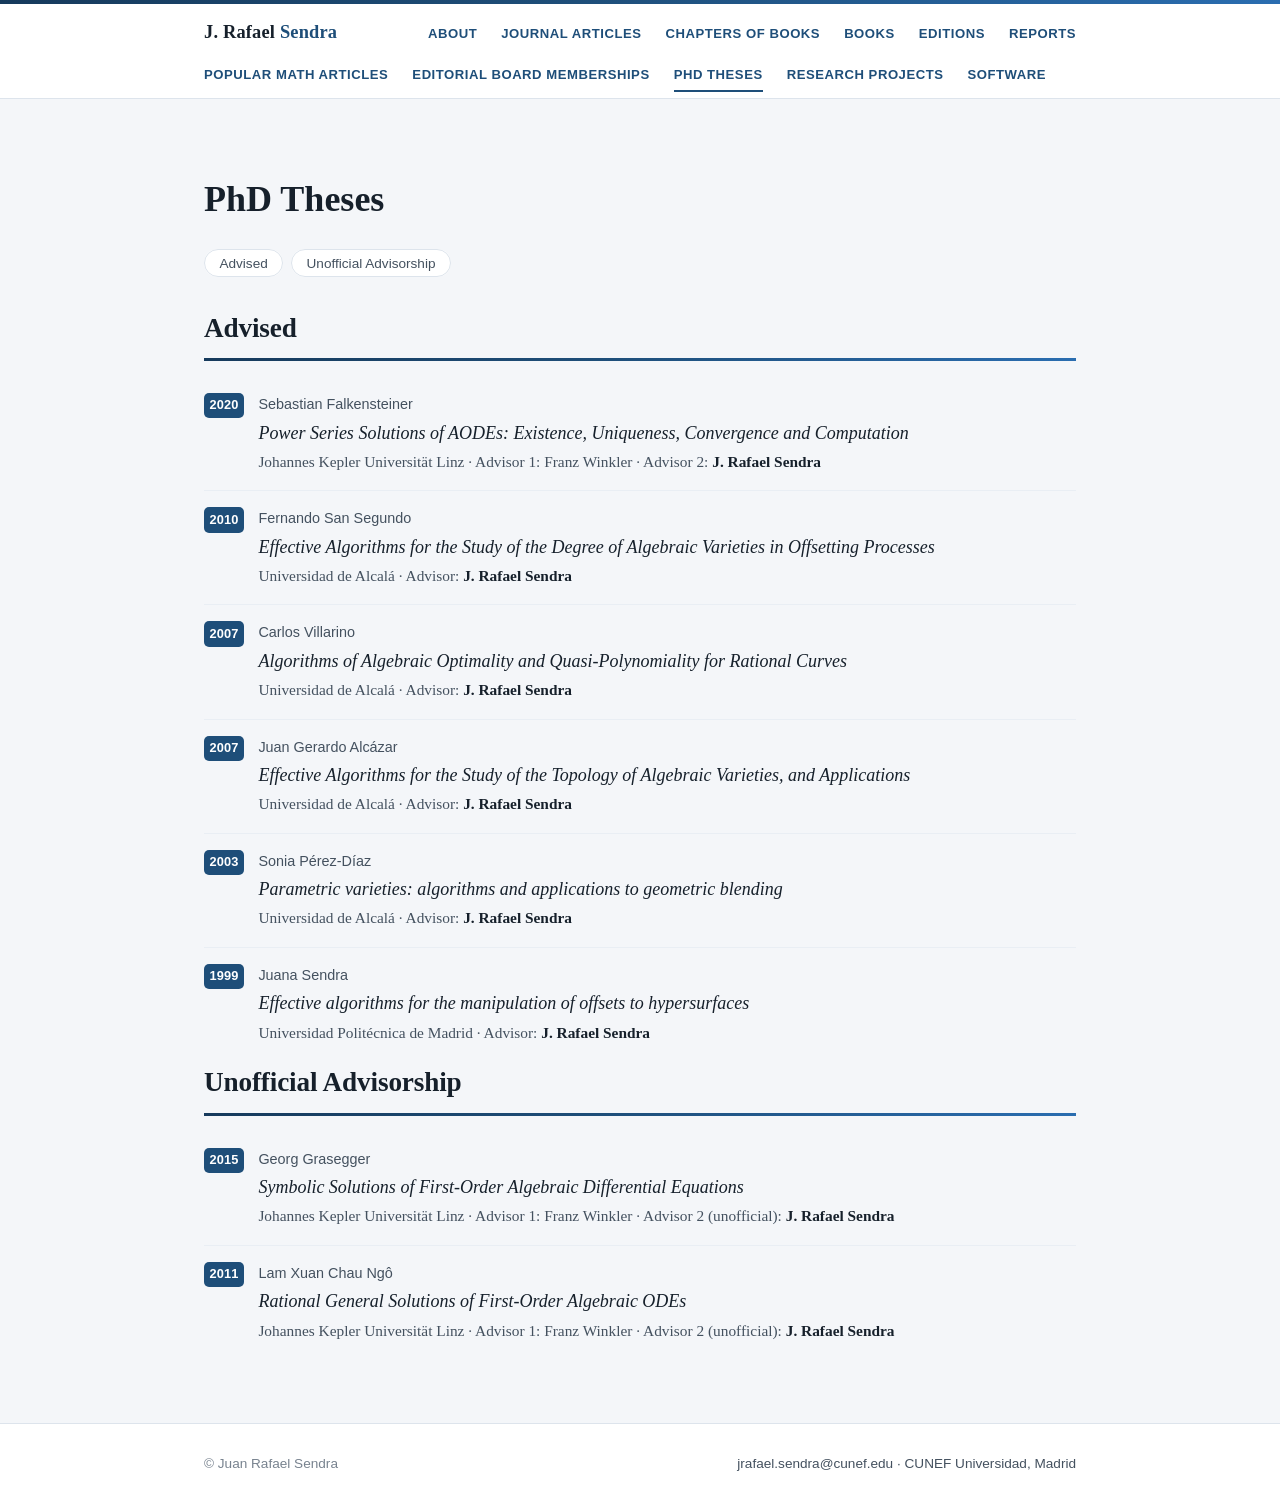
<file: phd-theses.html>
<!DOCTYPE html>
<html lang="en">
<head>
  <meta charset="utf-8">
  <meta name="viewport" content="width=device-width, initial-scale=1">
  <title>PhD Theses — J. Rafael Sendra</title>
  <meta name="description" content="Doctoral theses supervised by J. Rafael Sendra.">
  <meta name="author" content="J. Rafael Sendra">
  <meta http-equiv="Content-Security-Policy"
        content="default-src 'none'; style-src 'self'; img-src 'self'; font-src 'self'; base-uri 'none'; form-action 'none'; frame-ancestors 'none'; object-src 'none'; script-src 'none'; connect-src 'none'; manifest-src 'none'; upgrade-insecure-requests">
  <meta name="referrer" content="no-referrer">
  <meta http-equiv="X-Content-Type-Options" content="nosniff">
  <meta name="robots" content="index, follow">
  <link rel="icon" href="assets/favicon.svg" type="image/svg+xml">
  <link rel="stylesheet" href="assets/style.css">
</head>
<body>
  <a class="skip" href="#main">Skip to content</a>

  <header class="site-header">
    <nav class="nav" aria-label="Primary">
      <a class="brand" href="index.html">J. Rafael <span>Sendra</span></a>
      <a class="navlink" href="about.html">About</a>
      <a class="navlink" href="journal-articles.html">Journal Articles</a>
      <a class="navlink" href="conferences-and-chapters.html">Chapters of Books</a>
      <a class="navlink" href="books.html">Books</a>
      <a class="navlink" href="editions.html">Editions</a>
      <a class="navlink" href="reports.html">Reports</a>
      <a class="navlink" href="popular-math-articles.html">Popular Math Articles</a>
      <a class="navlink" href="editorial-board.html">Editorial Board Memberships</a>
      <a class="navlink" href="phd-theses.html" aria-current="page">PhD Theses</a>
      <a class="navlink" href="research-projects.html">Research Projects</a>
      <a class="navlink" href="software.html">Software</a>
    </nav>
  </header>

  <main id="main">
    <h1>PhD Theses</h1>

    <ul class="jump">
      <li><a href="#advised">Advised</a></li>
      <li><a href="#unofficial">Unofficial Advisorship</a></li>
    </ul>

    <section aria-labelledby="advised">
      <h2 id="advised">Advised</h2>
      <ol class="pubs">
        <li><span class="idx">2020</span>
          <span class="pub-authors">Sebastian Falkensteiner</span>
          <span class="pub-title">Power Series Solutions of AODEs: Existence, Uniqueness, Convergence and Computation</span>
          <span class="pub-venue">Johannes Kepler Universität Linz · Advisor 1: Franz Winkler · Advisor 2: <span class="mine">J. Rafael Sendra</span></span>
        </li>
        <li><span class="idx">2010</span>
          <span class="pub-authors">Fernando San Segundo</span>
          <span class="pub-title">Effective Algorithms for the Study of the Degree of Algebraic Varieties in Offsetting Processes</span>
          <span class="pub-venue">Universidad de Alcalá · Advisor: <span class="mine">J. Rafael Sendra</span></span>
        </li>
        <li><span class="idx">2007</span>
          <span class="pub-authors">Carlos Villarino</span>
          <span class="pub-title">Algorithms of Algebraic Optimality and Quasi-Polynomiality for Rational Curves</span>
          <span class="pub-venue">Universidad de Alcalá · Advisor: <span class="mine">J. Rafael Sendra</span></span>
        </li>
        <li><span class="idx">2007</span>
          <span class="pub-authors">Juan Gerardo Alcázar</span>
          <span class="pub-title">Effective Algorithms for the Study of the Topology of Algebraic Varieties, and Applications</span>
          <span class="pub-venue">Universidad de Alcalá · Advisor: <span class="mine">J. Rafael Sendra</span></span>
        </li>
        <li><span class="idx">2003</span>
          <span class="pub-authors">Sonia Pérez-Díaz</span>
          <span class="pub-title">Parametric varieties: algorithms and applications to geometric blending</span>
          <span class="pub-venue">Universidad de Alcalá · Advisor: <span class="mine">J. Rafael Sendra</span></span>
        </li>
        <li><span class="idx">1999</span>
          <span class="pub-authors">Juana Sendra</span>
          <span class="pub-title">Effective algorithms for the manipulation of offsets to hypersurfaces</span>
          <span class="pub-venue">Universidad Politécnica de Madrid · Advisor: <span class="mine">J. Rafael Sendra</span></span>
        </li>
      </ol>
    </section>

    <section aria-labelledby="unofficial">
      <h2 id="unofficial">Unofficial Advisorship</h2>
      <ol class="pubs">
        <li><span class="idx">2015</span>
          <span class="pub-authors">Georg Grasegger</span>
          <span class="pub-title">Symbolic Solutions of First-Order Algebraic Differential Equations</span>
          <span class="pub-venue">Johannes Kepler Universität Linz · Advisor 1: Franz Winkler · Advisor 2 (unofficial): <span class="mine">J. Rafael Sendra</span></span>
        </li>
        <li><span class="idx">2011</span>
          <span class="pub-authors">Lam Xuan Chau Ngô</span>
          <span class="pub-title">Rational General Solutions of First-Order Algebraic ODEs</span>
          <span class="pub-venue">Johannes Kepler Universität Linz · Advisor 1: Franz Winkler · Advisor 2 (unofficial): <span class="mine">J. Rafael Sendra</span></span>
        </li>
      </ol>
    </section>
  </main>

  <footer class="site-footer">
    <div class="wrap">
      <span>© Juan Rafael Sendra</span>
      <span class="contact">jrafael.sendra@cunef.edu · CUNEF Universidad, Madrid</span>
    </div>
  </footer>
</body>
</html>
</file>
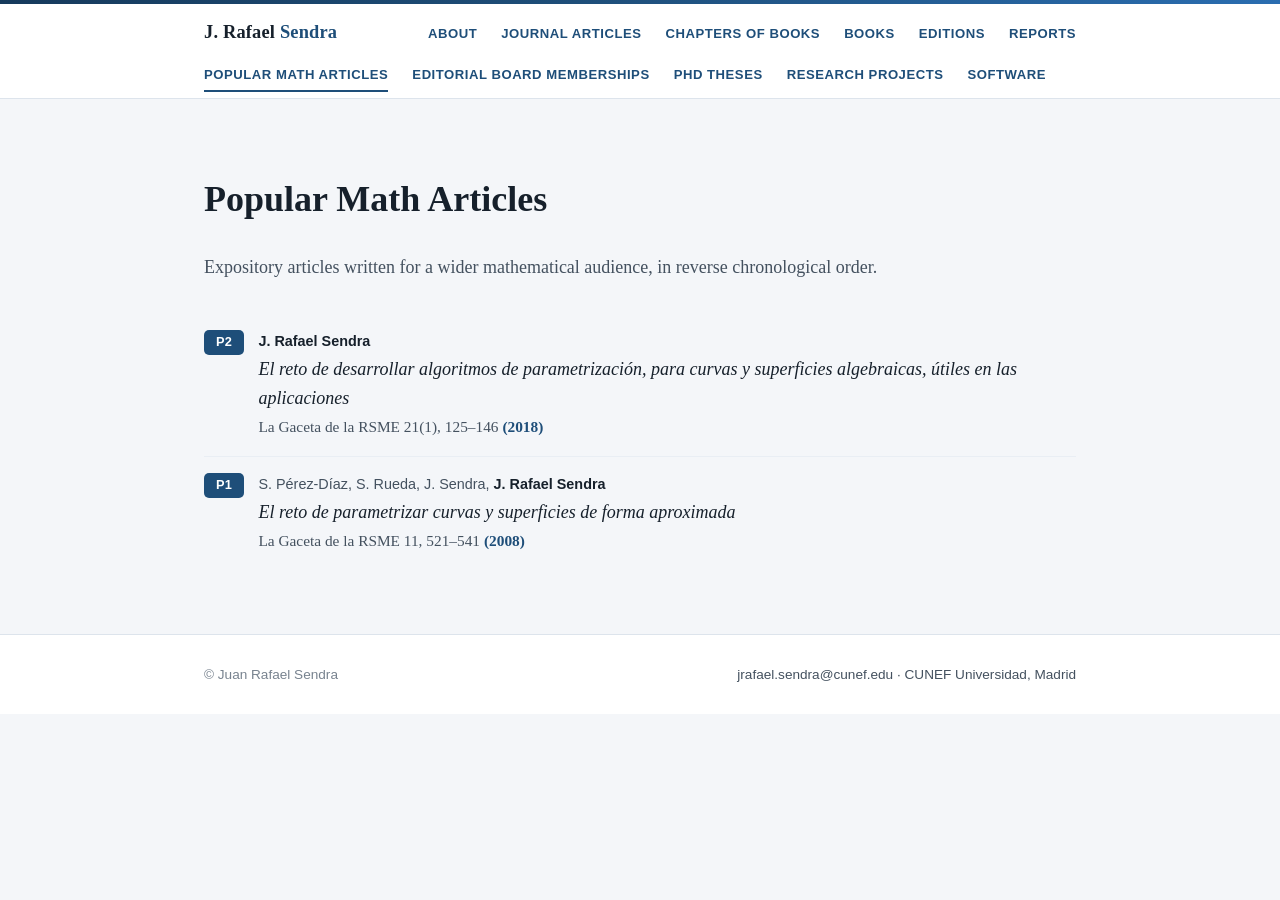
<file: popular-math-articles.html>
<!DOCTYPE html>
<html lang="en">
<head>
  <meta charset="utf-8">
  <meta name="viewport" content="width=device-width, initial-scale=1">
  <title>Popular Math Articles — J. Rafael Sendra</title>
  <meta name="description" content="Popular mathematics and outreach articles by J. Rafael Sendra.">
  <meta name="author" content="J. Rafael Sendra">
  <meta http-equiv="Content-Security-Policy"
        content="default-src 'none'; style-src 'self'; img-src 'self'; font-src 'self'; base-uri 'none'; form-action 'none'; frame-ancestors 'none'; object-src 'none'; script-src 'none'; connect-src 'none'; manifest-src 'none'; upgrade-insecure-requests">
  <meta name="referrer" content="no-referrer">
  <meta http-equiv="X-Content-Type-Options" content="nosniff">
  <meta name="robots" content="index, follow">
  <link rel="icon" href="assets/favicon.svg" type="image/svg+xml">
  <link rel="stylesheet" href="assets/style.css">
</head>
<body>
  <a class="skip" href="#main">Skip to content</a>

  <header class="site-header">
    <nav class="nav" aria-label="Primary">
      <a class="brand" href="index.html">J. Rafael <span>Sendra</span></a>
      <a class="navlink" href="about.html">About</a>
      <a class="navlink" href="journal-articles.html">Journal Articles</a>
      <a class="navlink" href="conferences-and-chapters.html">Chapters of Books</a>
      <a class="navlink" href="books.html">Books</a>
      <a class="navlink" href="editions.html">Editions</a>
      <a class="navlink" href="reports.html">Reports</a>
      <a class="navlink" href="popular-math-articles.html" aria-current="page">Popular Math Articles</a>
      <a class="navlink" href="editorial-board.html">Editorial Board Memberships</a>
      <a class="navlink" href="phd-theses.html">PhD Theses</a>
      <a class="navlink" href="research-projects.html">Research Projects</a>
      <a class="navlink" href="software.html">Software</a>
    </nav>
  </header>

  <main id="main">
    <h1>Popular Math Articles</h1>
    <p class="pub-intro">
      Expository articles written for a wider mathematical audience,
      in reverse chronological order.
    </p>

    <ol class="pubs">
      <li><span class="idx">P2</span>
        <span class="pub-authors"><span class="mine">J. Rafael Sendra</span></span>
        <span class="pub-title">El reto de desarrollar algoritmos de parametrización, para curvas y superficies algebraicas, útiles en las aplicaciones</span>
        <span class="pub-venue">La Gaceta de la RSME 21(1), 125–146 <span class="year">(2018)</span></span>
      </li>
      <li><span class="idx">P1</span>
        <span class="pub-authors">S. Pérez-Díaz, S. Rueda, J. Sendra, <span class="mine">J. Rafael Sendra</span></span>
        <span class="pub-title">El reto de parametrizar curvas y superficies de forma aproximada</span>
        <span class="pub-venue">La Gaceta de la RSME 11, 521–541 <span class="year">(2008)</span></span>
      </li>
    </ol>
  </main>

  <footer class="site-footer">
    <div class="wrap">
      <span>© Juan Rafael Sendra</span>
      <span class="contact">jrafael.sendra@cunef.edu · CUNEF Universidad, Madrid</span>
    </div>
  </footer>
</body>
</html>
</file>
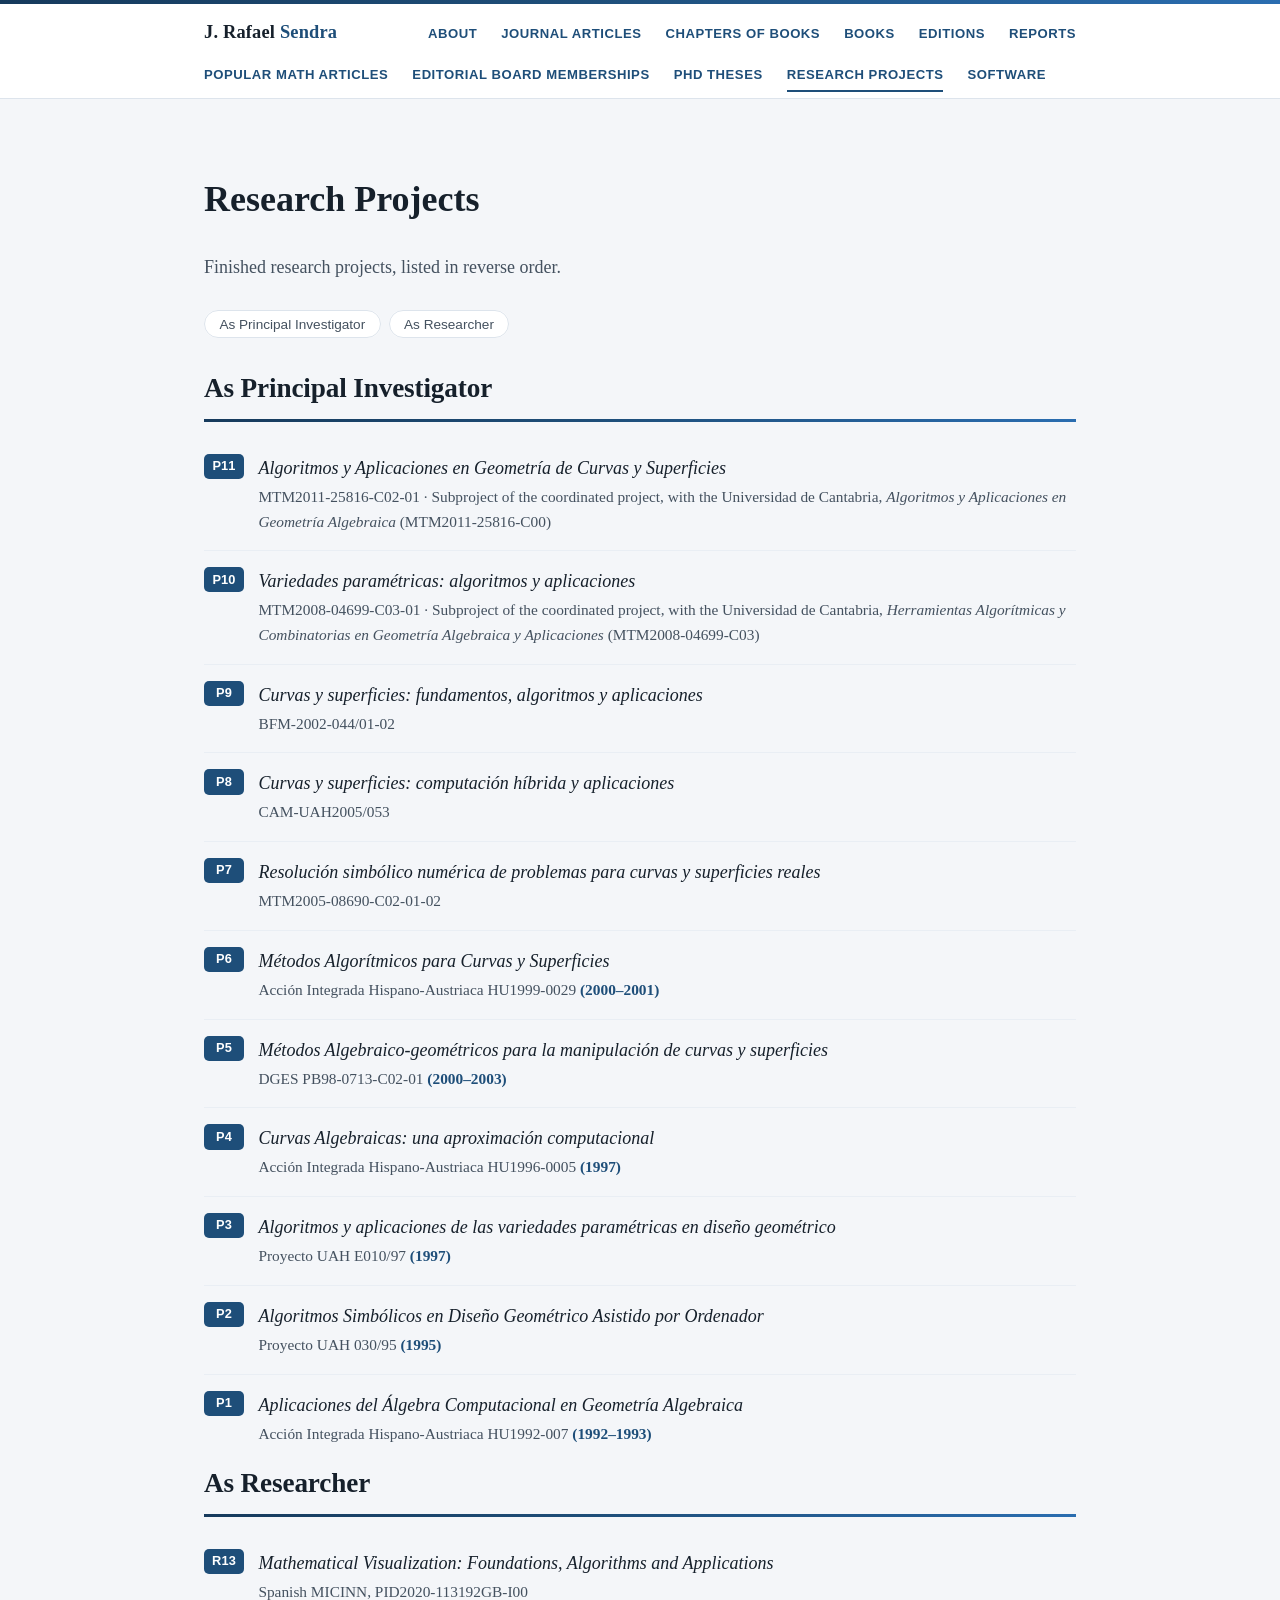
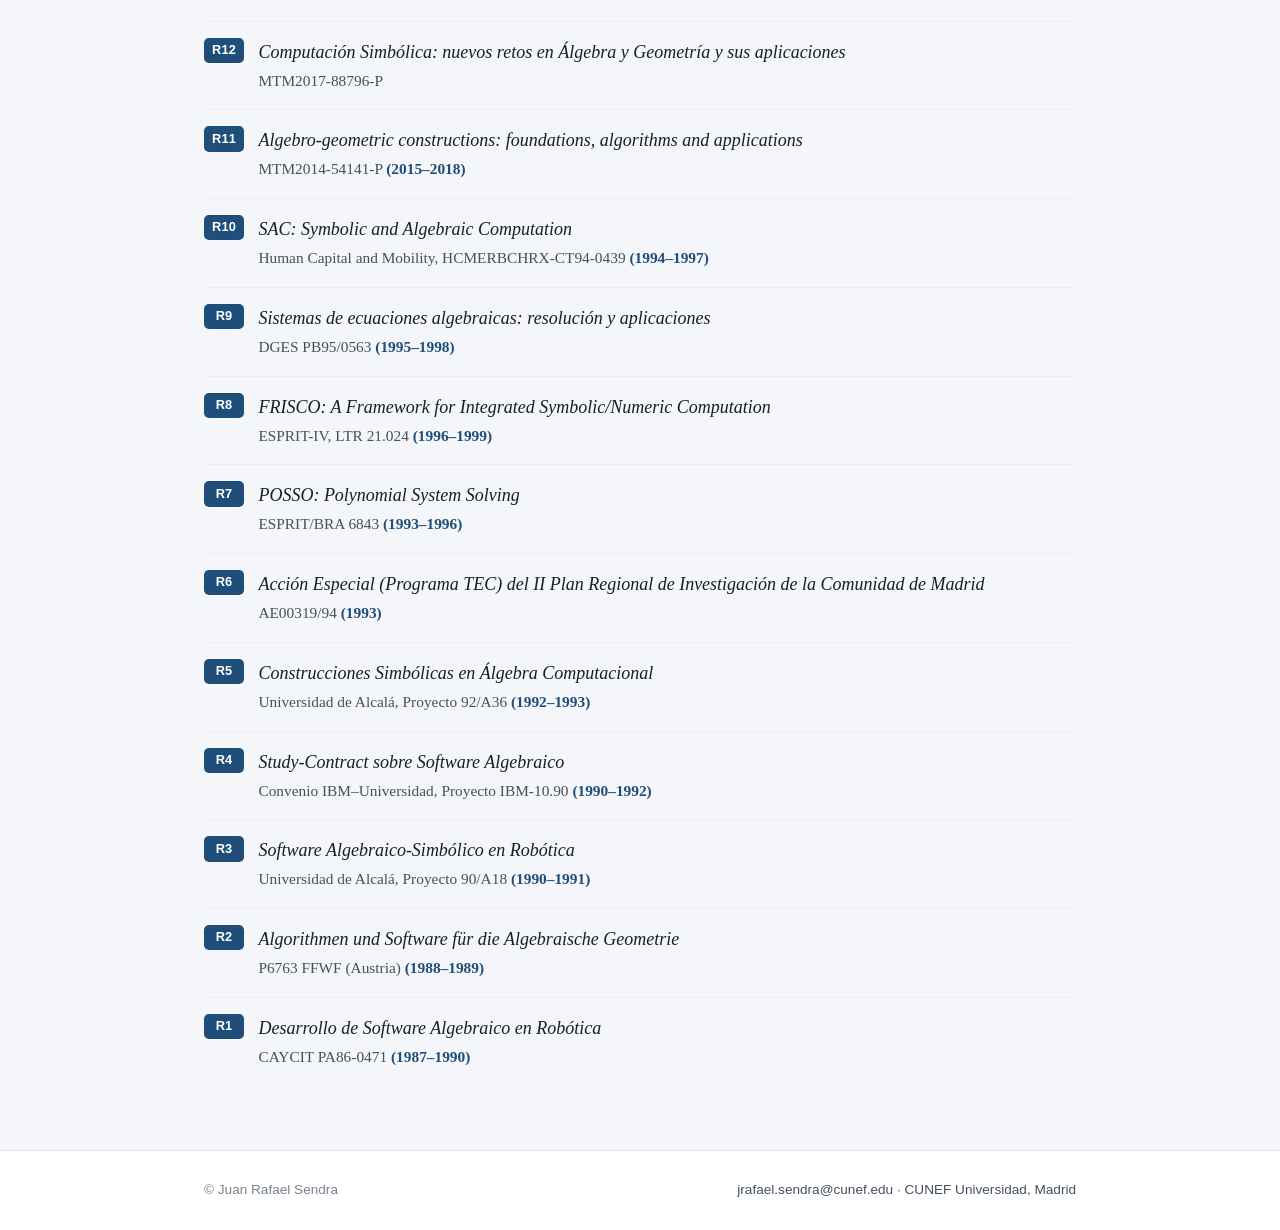
<file: research-projects.html>
<!DOCTYPE html>
<html lang="en">
<head>
  <meta charset="utf-8">
  <meta name="viewport" content="width=device-width, initial-scale=1">
  <title>Research Projects — J. Rafael Sendra</title>
  <meta name="description" content="Research projects of J. Rafael Sendra, as principal investigator and as researcher.">
  <meta name="author" content="J. Rafael Sendra">
  <meta http-equiv="Content-Security-Policy"
        content="default-src 'none'; style-src 'self'; img-src 'self'; font-src 'self'; base-uri 'none'; form-action 'none'; frame-ancestors 'none'; object-src 'none'; script-src 'none'; connect-src 'none'; manifest-src 'none'; upgrade-insecure-requests">
  <meta name="referrer" content="no-referrer">
  <meta http-equiv="X-Content-Type-Options" content="nosniff">
  <meta name="robots" content="index, follow">
  <link rel="icon" href="assets/favicon.svg" type="image/svg+xml">
  <link rel="stylesheet" href="assets/style.css">
</head>
<body>
  <a class="skip" href="#main">Skip to content</a>

  <header class="site-header">
    <nav class="nav" aria-label="Primary">
      <a class="brand" href="index.html">J. Rafael <span>Sendra</span></a>
      <a class="navlink" href="about.html">About</a>
      <a class="navlink" href="journal-articles.html">Journal Articles</a>
      <a class="navlink" href="conferences-and-chapters.html">Chapters of Books</a>
      <a class="navlink" href="books.html">Books</a>
      <a class="navlink" href="editions.html">Editions</a>
      <a class="navlink" href="reports.html">Reports</a>
      <a class="navlink" href="popular-math-articles.html">Popular Math Articles</a>
      <a class="navlink" href="editorial-board.html">Editorial Board Memberships</a>
      <a class="navlink" href="phd-theses.html">PhD Theses</a>
      <a class="navlink" href="research-projects.html" aria-current="page">Research Projects</a>
      <a class="navlink" href="software.html">Software</a>
    </nav>
  </header>

  <main id="main">
    <h1>Research Projects</h1>

    <p class="pub-intro">
      Finished research projects, listed in reverse order.
    </p>

    <ul class="jump">
      <li><a href="#principal">As Principal Investigator</a></li>
      <li><a href="#researcher">As Researcher</a></li>
    </ul>

    <section aria-labelledby="principal">
      <h2 id="principal">As Principal Investigator</h2>
      <ol class="pubs">
        <li><span class="idx">P11</span>
          <span class="pub-title">Algoritmos y Aplicaciones en Geometría de Curvas y Superficies</span>
          <span class="pub-venue">MTM2011-25816-C02-01 · Subproject of the coordinated project, with the Universidad de Cantabria, <em>Algoritmos y Aplicaciones en Geometría Algebraica</em> (MTM2011-25816-C00)</span>
        </li>
        <li><span class="idx">P10</span>
          <span class="pub-title">Variedades paramétricas: algoritmos y aplicaciones</span>
          <span class="pub-venue">MTM2008-04699-C03-01 · Subproject of the coordinated project, with the Universidad de Cantabria, <em>Herramientas Algorítmicas y Combinatorias en Geometría Algebraica y Aplicaciones</em> (MTM2008-04699-C03)</span>
        </li>
        <li><span class="idx">P9</span>
          <span class="pub-title">Curvas y superficies: fundamentos, algoritmos y aplicaciones</span>
          <span class="pub-venue">BFM-2002-044/01-02</span>
        </li>
        <li><span class="idx">P8</span>
          <span class="pub-title">Curvas y superficies: computación híbrida y aplicaciones</span>
          <span class="pub-venue">CAM-UAH2005/053</span>
        </li>
        <li><span class="idx">P7</span>
          <span class="pub-title">Resolución simbólico numérica de problemas para curvas y superficies reales</span>
          <span class="pub-venue">MTM2005-08690-C02-01-02</span>
        </li>
        <li><span class="idx">P6</span>
          <span class="pub-title">Métodos Algorítmicos para Curvas y Superficies</span>
          <span class="pub-venue">Acción Integrada Hispano-Austriaca HU1999-0029 <span class="year">(2000–2001)</span></span>
        </li>
        <li><span class="idx">P5</span>
          <span class="pub-title">Métodos Algebraico-geométricos para la manipulación de curvas y superficies</span>
          <span class="pub-venue">DGES PB98-0713-C02-01 <span class="year">(2000–2003)</span></span>
        </li>
        <li><span class="idx">P4</span>
          <span class="pub-title">Curvas Algebraicas: una aproximación computacional</span>
          <span class="pub-venue">Acción Integrada Hispano-Austriaca HU1996-0005 <span class="year">(1997)</span></span>
        </li>
        <li><span class="idx">P3</span>
          <span class="pub-title">Algoritmos y aplicaciones de las variedades paramétricas en diseño geométrico</span>
          <span class="pub-venue">Proyecto UAH E010/97 <span class="year">(1997)</span></span>
        </li>
        <li><span class="idx">P2</span>
          <span class="pub-title">Algoritmos Simbólicos en Diseño Geométrico Asistido por Ordenador</span>
          <span class="pub-venue">Proyecto UAH 030/95 <span class="year">(1995)</span></span>
        </li>
        <li><span class="idx">P1</span>
          <span class="pub-title">Aplicaciones del Álgebra Computacional en Geometría Algebraica</span>
          <span class="pub-venue">Acción Integrada Hispano-Austriaca HU1992-007 <span class="year">(1992–1993)</span></span>
        </li>
      </ol>
    </section>

    <section aria-labelledby="researcher">
      <h2 id="researcher">As Researcher</h2>
      <ol class="pubs">
        <li><span class="idx">R13</span>
          <span class="pub-title">Mathematical Visualization: Foundations, Algorithms and Applications</span>
          <span class="pub-venue">Spanish MICINN, PID2020-113192GB-I00</span>
        </li>
        <li><span class="idx">R12</span>
          <span class="pub-title">Computación Simbólica: nuevos retos en Álgebra y Geometría y sus aplicaciones</span>
          <span class="pub-venue">MTM2017-88796-P</span>
        </li>
        <li><span class="idx">R11</span>
          <span class="pub-title">Algebro-geometric constructions: foundations, algorithms and applications</span>
          <span class="pub-venue">MTM2014-54141-P <span class="year">(2015–2018)</span></span>
        </li>
        <li><span class="idx">R10</span>
          <span class="pub-title">SAC: Symbolic and Algebraic Computation</span>
          <span class="pub-venue">Human Capital and Mobility, HCMERBCHRX-CT94-0439 <span class="year">(1994–1997)</span></span>
        </li>
        <li><span class="idx">R9</span>
          <span class="pub-title">Sistemas de ecuaciones algebraicas: resolución y aplicaciones</span>
          <span class="pub-venue">DGES PB95/0563 <span class="year">(1995–1998)</span></span>
        </li>
        <li><span class="idx">R8</span>
          <span class="pub-title">FRISCO: A Framework for Integrated Symbolic/Numeric Computation</span>
          <span class="pub-venue">ESPRIT-IV, LTR 21.024 <span class="year">(1996–1999)</span></span>
        </li>
        <li><span class="idx">R7</span>
          <span class="pub-title">POSSO: Polynomial System Solving</span>
          <span class="pub-venue">ESPRIT/BRA 6843 <span class="year">(1993–1996)</span></span>
        </li>
        <li><span class="idx">R6</span>
          <span class="pub-title">Acción Especial (Programa TEC) del II Plan Regional de Investigación de la Comunidad de Madrid</span>
          <span class="pub-venue">AE00319/94 <span class="year">(1993)</span></span>
        </li>
        <li><span class="idx">R5</span>
          <span class="pub-title">Construcciones Simbólicas en Álgebra Computacional</span>
          <span class="pub-venue">Universidad de Alcalá, Proyecto 92/A36 <span class="year">(1992–1993)</span></span>
        </li>
        <li><span class="idx">R4</span>
          <span class="pub-title">Study-Contract sobre Software Algebraico</span>
          <span class="pub-venue">Convenio IBM–Universidad, Proyecto IBM-10.90 <span class="year">(1990–1992)</span></span>
        </li>
        <li><span class="idx">R3</span>
          <span class="pub-title">Software Algebraico-Simbólico en Robótica</span>
          <span class="pub-venue">Universidad de Alcalá, Proyecto 90/A18 <span class="year">(1990–1991)</span></span>
        </li>
        <li><span class="idx">R2</span>
          <span class="pub-title">Algorithmen und Software für die Algebraische Geometrie</span>
          <span class="pub-venue">P6763 FFWF (Austria) <span class="year">(1988–1989)</span></span>
        </li>
        <li><span class="idx">R1</span>
          <span class="pub-title">Desarrollo de Software Algebraico en Robótica</span>
          <span class="pub-venue">CAYCIT PA86-0471 <span class="year">(1987–1990)</span></span>
        </li>
      </ol>
    </section>
  </main>

  <footer class="site-footer">
    <div class="wrap">
      <span>© Juan Rafael Sendra</span>
      <span class="contact">jrafael.sendra@cunef.edu · CUNEF Universidad, Madrid</span>
    </div>
  </footer>
</body>
</html>
</file>
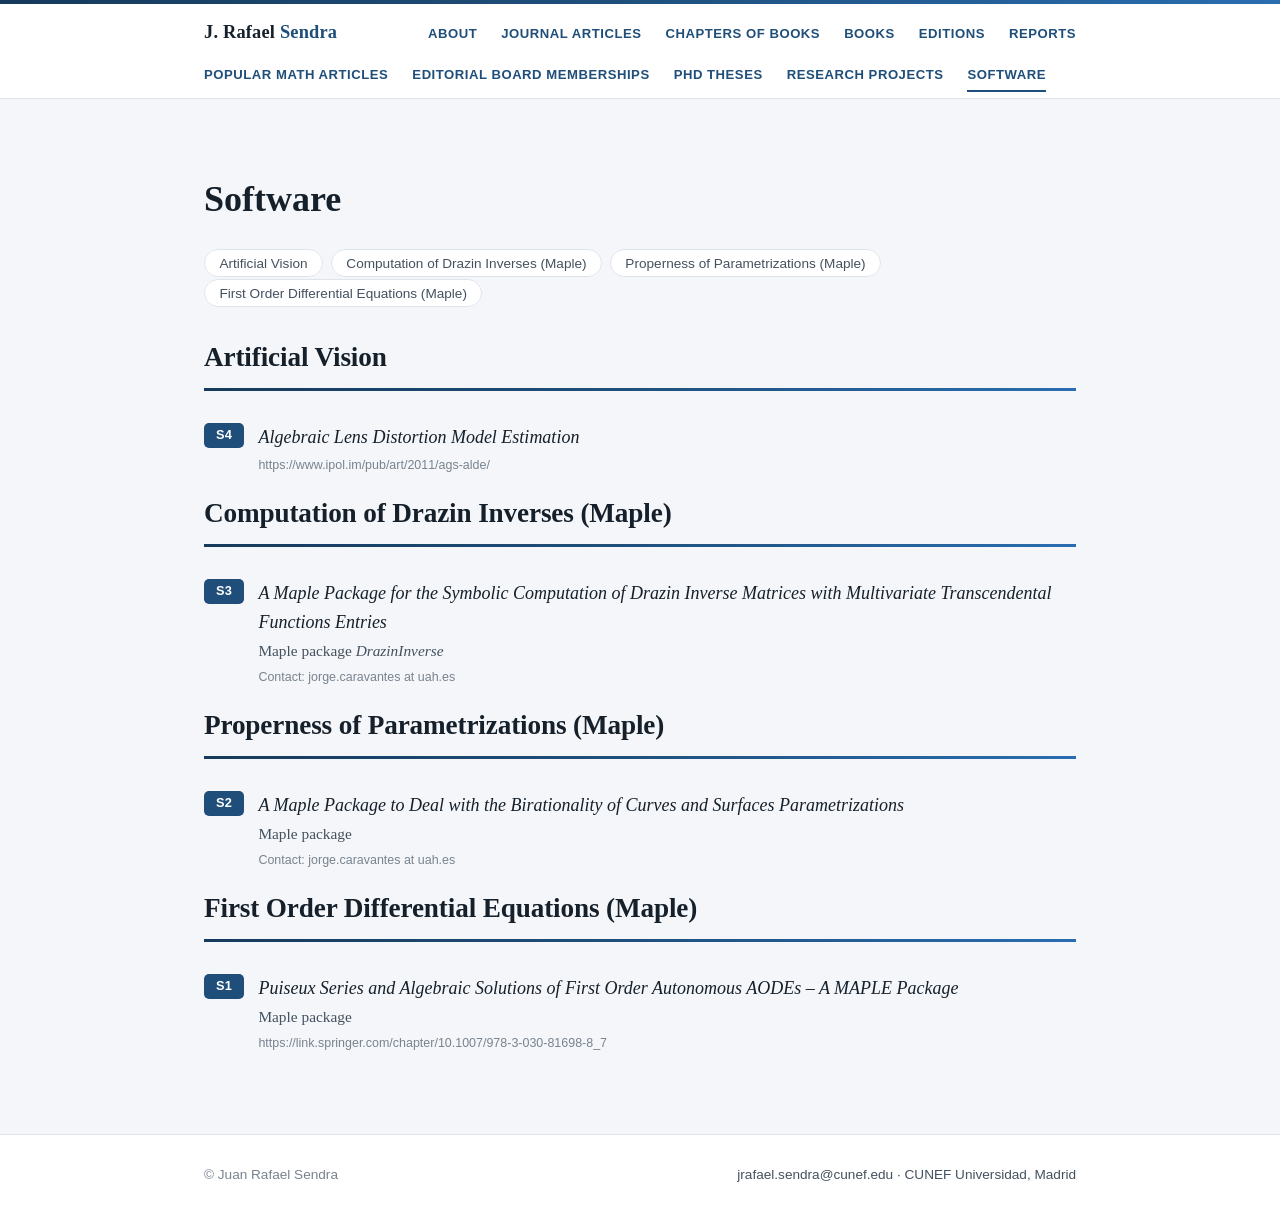
<file: software.html>
<!DOCTYPE html>
<html lang="en">
<head>
  <meta charset="utf-8">
  <meta name="viewport" content="width=device-width, initial-scale=1">
  <title>Software — J. Rafael Sendra</title>
  <meta name="description" content="Software packages developed by J. Rafael Sendra and coauthors.">
  <meta name="author" content="J. Rafael Sendra">
  <meta http-equiv="Content-Security-Policy"
        content="default-src 'none'; style-src 'self'; img-src 'self'; font-src 'self'; base-uri 'none'; form-action 'none'; frame-ancestors 'none'; object-src 'none'; script-src 'none'; connect-src 'none'; manifest-src 'none'; upgrade-insecure-requests">
  <meta name="referrer" content="no-referrer">
  <meta http-equiv="X-Content-Type-Options" content="nosniff">
  <meta name="robots" content="index, follow">
  <link rel="icon" href="assets/favicon.svg" type="image/svg+xml">
  <link rel="stylesheet" href="assets/style.css">
</head>
<body>
  <a class="skip" href="#main">Skip to content</a>

  <header class="site-header">
    <nav class="nav" aria-label="Primary">
      <a class="brand" href="index.html">J. Rafael <span>Sendra</span></a>
      <a class="navlink" href="about.html">About</a>
      <a class="navlink" href="journal-articles.html">Journal Articles</a>
      <a class="navlink" href="conferences-and-chapters.html">Chapters of Books</a>
      <a class="navlink" href="books.html">Books</a>
      <a class="navlink" href="editions.html">Editions</a>
      <a class="navlink" href="reports.html">Reports</a>
      <a class="navlink" href="popular-math-articles.html">Popular Math Articles</a>
      <a class="navlink" href="editorial-board.html">Editorial Board Memberships</a>
      <a class="navlink" href="phd-theses.html">PhD Theses</a>
      <a class="navlink" href="research-projects.html">Research Projects</a>
      <a class="navlink" href="software.html" aria-current="page">Software</a>
    </nav>
  </header>

  <main id="main">
    <h1>Software</h1>

    <ul class="jump">
      <li><a href="#vision">Artificial Vision</a></li>
      <li><a href="#drazin">Computation of Drazin Inverses (Maple)</a></li>
      <li><a href="#properness">Properness of Parametrizations (Maple)</a></li>
      <li><a href="#aodes">First Order Differential Equations (Maple)</a></li>
    </ul>

    <section aria-labelledby="vision">
      <h2 id="vision">Artificial Vision</h2>
      <ol class="pubs">
        <li><span class="idx">S4</span>
          <span class="pub-title">Algebraic Lens Distortion Model Estimation</span>
          <span class="pub-ref">https://www.ipol.im/pub/art/2011/ags-alde/</span>
        </li>
      </ol>
    </section>
    <section aria-labelledby="drazin">
      <h2 id="drazin">Computation of Drazin Inverses (Maple)</h2>
      <ol class="pubs">
        <li><span class="idx">S3</span>
          <span class="pub-title">A Maple Package for the Symbolic Computation of Drazin Inverse Matrices with Multivariate Transcendental Functions Entries</span>
          <span class="pub-venue">Maple package <em>DrazinInverse</em></span>
          <span class="pub-ref">Contact: jorge.caravantes at uah.es</span>
        </li>
      </ol>
    </section>
    <section aria-labelledby="properness">
      <h2 id="properness">Properness of Parametrizations (Maple)</h2>
      <ol class="pubs">
        <li><span class="idx">S2</span>
          <span class="pub-title">A Maple Package to Deal with the Birationality of Curves and Surfaces Parametrizations</span>
          <span class="pub-venue">Maple package</span>
          <span class="pub-ref">Contact: jorge.caravantes at uah.es</span>
        </li>
      </ol>
    </section>
    <section aria-labelledby="aodes">
      <h2 id="aodes">First Order Differential Equations (Maple)</h2>
      <ol class="pubs">
        <li><span class="idx">S1</span>
          <span class="pub-title">Puiseux Series and Algebraic Solutions of First Order Autonomous AODEs – A MAPLE Package</span>
          <span class="pub-venue">Maple package</span>
          <span class="pub-ref">https://link.springer.com/chapter/10.1007/978-3-030-81698-8_7</span>
        </li>
      </ol>
    </section>
  </main>

  <footer class="site-footer">
    <div class="wrap">
      <span>© Juan Rafael Sendra</span>
      <span class="contact">jrafael.sendra@cunef.edu · CUNEF Universidad, Madrid</span>
    </div>
  </footer>
</body>
</html>
</file>
<file: assets/style.css>
/* ==========================================================================
   J. Rafael Sendra — personal academic website
   Fully static · self-contained · no external resources
   System fonts only (no web-font requests → no IP leakage)
   Palette: elegant academic blue (single accent)
   ========================================================================== */

:root {
  --bg:        #f4f6f9;
  --surface:   #ffffff;
  --ink:       #16202b;
  --ink-soft:  #44515f;
  --ink-faint: #78838f;
  --line:      #dde4ec;
  --line-soft: #e9eef4;
  --accent:    #1e4e79;   /* deep academic blue */
  --accent-2:  #2a6db0;   /* brighter blue (hover / highlights) */
  --box-border:#2a6db0;   /* full outline for boxes */
  --link:      #1e4e79;
  --grad:      linear-gradient(90deg, #163a5c 0%, #1e4e79 45%, #2a6db0 100%);
  --shadow:    0 1px 2px rgba(22,32,43,.05), 0 8px 24px rgba(22,32,43,.07);
  --maxw:      920px;
  --serif:     Georgia, "Iowan Old Style", "Palatino Linotype", "Book Antiqua", Palatino, "Times New Roman", serif;
  --sans:      -apple-system, BlinkMacSystemFont, "Segoe UI", Roboto, Helvetica, Arial, sans-serif;
}

@media (prefers-color-scheme: dark) {
  :root {
    --bg:        #10151b;
    --surface:   #18202a;
    --ink:       #e8edf3;
    --ink-soft:  #b9c4d0;
    --ink-faint: #8592a0;
    --line:      #2a343f;
    --line-soft: #222b34;
    --accent:    #7fb4e6;
    --accent-2:  #a3cbf1;
    --box-border:#3f658c;
    --link:      #7fb4e6;
    --grad:      linear-gradient(90deg, #5f9bd6 0%, #7fb4e6 45%, #a3cbf1 100%);
    --shadow:    0 1px 2px rgba(0,0,0,.25), 0 8px 24px rgba(0,0,0,.35);
  }
}

* { box-sizing: border-box; }

html { -webkit-text-size-adjust: 100%; scroll-behavior: smooth; }

body {
  margin: 0;
  background: var(--bg);
  color: var(--ink);
  font-family: var(--serif);
  font-size: 18px;
  line-height: 1.6;
  text-rendering: optimizeLegibility;
  -webkit-font-smoothing: antialiased;
}

/* thin coloured band across the very top of every page */
body::before {
  content: "";
  display: block;
  height: 4px;
  background: var(--grad);
}

/* Landing page: fit the whole intro (photo + text + stats) in one screen */
body.landing {
  min-height: 100vh;
  display: flex;
  flex-direction: column;
}
body.landing main {
  flex: 1 0 auto;
  display: flex;
  flex-direction: column;
  justify-content: center;
  padding-top: 1.4rem;
  padding-bottom: 1.4rem;
}
body.landing .hero {
  width: 100%;
  margin-bottom: 1.4rem;
  padding: 1.1rem 1.8rem;
  gap: 1.6rem;
}
body.landing .portrait { max-width: 190px; }
body.landing .hero h1 { font-size: 1.7rem; }
body.landing .subtitle { margin-bottom: .4rem; font-size: .97rem; }
body.landing .lead { font-size: .96rem; line-height: 1.45; margin-bottom: 0; }
body.landing h2:first-of-type {
  margin: 0 0 .7rem;
  font-size: 1.3rem;
  padding-bottom: .3rem;
}
body.landing .stats { margin-top: 0; gap: .7rem; }
body.landing .stats li { padding: .8rem .5rem; }
body.landing .stats .num { font-size: 1.6rem; }

/* About page: fit the whole content in one screen */
body.fit {
  min-height: 100vh;
  display: flex;
  flex-direction: column;
}
body.fit main {
  flex: 1 0 auto;
  display: flex;
  flex-direction: column;
  justify-content: center;
  padding-top: 1.4rem;
  padding-bottom: 1.4rem;
}
body.fit h1 { font-size: 1.9rem; margin: 0 0 .7rem; }
body.fit .lead { font-size: 1rem; line-height: 1.5; margin-bottom: 1rem; }
body.fit .card { padding: 1rem 2rem; margin-bottom: 0; }
body.fit .facts li { padding: .4rem 0; }
body.fit h2 { margin: 1.5rem 0 .7rem; font-size: 1.3rem; padding-bottom: .3rem; }
body.fit .areas { gap: .7rem; margin-top: 0; }
body.fit .areas li { padding: .7rem 1rem; font-size: .9rem; }

/* ---------- Skip link (accessibility) ---------- */
.skip {
  position: absolute; left: -999px; top: 0;
  background: var(--accent); color: #fff; padding: .6rem 1rem; z-index: 100;
  border-radius: 0 0 6px 0; font-family: var(--sans); font-size: .9rem;
}
.skip:focus { left: 0; }

/* ---------- Header / nav ---------- */
.site-header {
  border-bottom: 1px solid var(--line);
  background: var(--surface);
  position: sticky; top: 0; z-index: 20;
}
.nav {
  max-width: var(--maxw);
  margin: 0 auto;
  padding: .4rem 1.5rem;
  display: flex;
  flex-wrap: wrap;
  align-items: baseline;
  gap: 0 1.5rem;
  min-height: 62px;
}
.brand {
  font-family: var(--serif);
  font-weight: 700;
  font-size: 1.15rem;
  letter-spacing: .01em;
  color: var(--ink);
  text-decoration: none;
  margin-right: auto;
  padding: .5rem 0;
}
.brand span { color: var(--accent); }
.nav a.navlink {
  font-family: var(--sans);
  font-size: .82rem;
  font-weight: 700;
  letter-spacing: .04em;
  text-transform: uppercase;
  color: var(--accent);
  text-decoration: none;
  padding: .5rem 0 .3rem;
  border-bottom: 2px solid transparent;
  transition: color .15s, border-color .15s;
}
.nav a.navlink:hover { color: var(--accent-2); }
.nav a.navlink[aria-current="page"] {
  color: var(--accent);
  border-bottom-color: var(--accent);
}

/* ---------- Layout ---------- */
main {
  max-width: var(--maxw);
  margin: 0 auto;
  padding: 3rem 1.5rem 4rem;
}

/* ---------- Hero ---------- */
.hero {
  display: grid;
  grid-template-columns: 1fr;
  gap: 1.6rem;
  padding: 2.2rem 2rem 2.4rem;
  margin-bottom: 2.5rem;
  border-radius: 8px;
  border: 1px solid var(--box-border);
  background: var(--surface);
}
.portrait {
  width: 100%;
  max-width: 240px;
  height: auto;
  display: block;
  margin: 0 auto;
  border-radius: 10px;
  border: 1px solid var(--line);
}
@media (min-width: 620px) {
  .hero {
    grid-template-columns: 240px 1fr;
    align-items: center;
    gap: 2rem;
  }
  .portrait { margin: 0; }
}
.hero h1 {
  font-size: 2.6rem;
  line-height: 1.1;
  margin: 0 0 .3rem;
  letter-spacing: -.01em;
}
.hero .subtitle {
  font-family: var(--sans);
  font-size: 1.02rem;
  color: var(--accent);
  letter-spacing: .02em;
  margin: 0 0 1rem;
}
.hero p { margin: 0 0 1rem; color: var(--ink-soft); }

/* ---------- Typography ---------- */
h2 {
  font-size: 1.7rem;
  margin: 2.6rem 0 1rem;
  padding-bottom: .5rem;
  border-bottom: 3px solid transparent;
  border-image: var(--grad) 1;
  letter-spacing: -.005em;
}
h2:first-of-type { margin-top: 0; }
h3 {
  font-size: 1.15rem;
  font-family: var(--sans);
  letter-spacing: .02em;
  color: var(--accent);
  margin: 2rem 0 .8rem;
}
p { margin: 0 0 1.1rem; }
a { color: var(--link); }

.lead { font-size: 1.15rem; color: var(--ink-soft); }

/* ---------- Cards / info blocks ---------- */
.card {
  background: var(--surface);
  border: 1px solid var(--box-border);
  border-radius: 8px;
  padding: 1.4rem 2.4rem;
  margin-bottom: 1.4rem;
}

.facts {
  list-style: none;
  padding: 0;
  margin: 0;
  font-family: var(--sans);
  font-size: .95rem;
}
/* When the facts list is also a card, keep the card's inner padding.
   Higher specificity (.facts.card) so it wins over .facts { padding: 0 }. */
.facts.card {
  padding: 1.4rem 2.4rem;
}
.facts li {
  display: flex;
  gap: 1rem;
  padding: .55rem 0;
  border-bottom: 1px solid var(--line-soft);
}
.facts li:last-child { border-bottom: 0; }
.facts .k {
  color: var(--ink-faint);
  min-width: 130px;
  letter-spacing: .03em;
  text-transform: uppercase;
  font-size: .78rem;
  padding-top: .1rem;
}
.facts .v { color: var(--ink); }

/* ---------- Research areas grid ---------- */
.areas {
  display: grid;
  grid-template-columns: repeat(auto-fit, minmax(230px, 1fr));
  gap: 1rem;
  margin: 1.2rem 0 0;
  padding: 0;
  list-style: none;
}
.areas li {
  background: var(--surface);
  border: 1px solid var(--box-border);
  border-radius: 8px;
  padding: 1rem 1.2rem;
  font-family: var(--sans);
  font-size: .95rem;
  color: var(--ink-soft);
  transition: border-color .15s ease, background-color .15s ease;
}
.areas li:hover { border-color: var(--accent); background: var(--line-soft); }
.areas li strong {
  display: block;
  color: var(--accent);
  font-size: 1rem;
  margin-bottom: .2rem;
}

/* ---------- Whitney umbrella animation (landing) ----------
   assets/whitney.svg is generated by tools/gen_whitney.py — regenerate it
   there rather than editing the geometry by hand. The animation lives
   inside the SVG (CSS only; the pages ship script-src 'none'). */
/* Landing: the umbrella on the left, the figures beside it on the right.
   Single column until there is room for two. */
.split {
  display: grid;
  grid-template-columns: 1fr;
  gap: 1.4rem;
  align-items: center;
}
@media (min-width: 760px) {
  .split {
    grid-template-columns: minmax(0, 0.85fr) minmax(0, 1fr);
    gap: 2.4rem;
  }
  .split .whitney { margin: 0; }
  .split .whitney img { max-width: 100%; }

  /* stack the stat boxes so they read as a column beside the figure */
  .split .stats { grid-template-columns: 1fr; gap: .55rem; }
  .split .stats li {
    display: flex;
    align-items: baseline;
    gap: .9rem;
    text-align: left;
    padding: .55rem 1.1rem;
  }
  .split .stats .num { min-width: 2.4ch; }
  .split .stats .lbl { margin-top: 0; }
}

.whitney {
  margin: 0 0 2.2rem;
  text-align: center;
}
.whitney img {
  display: block;
  width: 100%;
  max-width: 380px;
  height: auto;
  margin: 0 auto;
}
.whitney figcaption {
  font-family: var(--sans);
  font-size: .82rem;
  line-height: 1.5;
  color: var(--ink-faint);
  max-width: 30rem;
  margin: .2rem auto 0;
}

/* ---------- Stats row ---------- */
.stats {
  display: grid;
  grid-template-columns: repeat(auto-fit, minmax(120px, 1fr));
  gap: 1rem;
  margin: 1.5rem 0 0;
  padding: 0;
  list-style: none;
}
.stats li {
  text-align: center;
  background: var(--surface);
  border: 1px solid var(--box-border);
  border-radius: 8px;
  padding: 1.2rem .8rem;
}
.stats .num {
  display: block;
  font-size: 2rem;
  font-weight: 700;
  line-height: 1;
  background: var(--grad);
  -webkit-background-clip: text;
  background-clip: text;
  color: transparent;
}
.stats .lbl {
  font-family: var(--sans);
  font-size: .74rem;
  letter-spacing: .06em;
  text-transform: uppercase;
  color: var(--ink-faint);
  margin-top: .45rem;
  display: block;
}

/* On load: stat boxes slide in AND their numbers count up from 0 — CSS only, no JS */
@property --num {
  syntax: "<integer>";
  initial-value: 0;
  inherits: false;
}
@keyframes statIn {
  from { opacity: 0; transform: translateY(14px); }
  to   { opacity: 1; transform: translateY(0); }
}
@keyframes countUp {
  from { --num: 0; }
  to   { --num: var(--to); }
}
.stats li {
  opacity: 0;
  animation: statIn .6s ease-out forwards;
}
/* the visible figure is generated so it can be animated */
.stats .num {
  counter-reset: num var(--num);
  animation: countUp 1.9s ease-out forwards;
}
.stats .num::after {
  content: counter(num);
  background: var(--grad);
  -webkit-background-clip: text;
  background-clip: text;
  color: transparent;
}
/* per-box target values + staggered start */
.stats li:nth-child(1) { animation-delay: .05s; }
.stats li:nth-child(2) { animation-delay: .15s; }
.stats li:nth-child(3) { animation-delay: .25s; }
.stats li:nth-child(4) { animation-delay: .35s; }
.stats li:nth-child(5) { animation-delay: .45s; }
.stats li:nth-child(6) { animation-delay: .55s; }
.stats li:nth-child(1) .num { --to: 102; animation-delay: .05s; }
.stats li:nth-child(2) .num { --to: 36;  animation-delay: .15s; }
.stats li:nth-child(3) .num { --to: 4;   animation-delay: .25s; }
.stats li:nth-child(4) .num { --to: 5;   animation-delay: .35s; }
.stats li:nth-child(5) .num { --to: 2;   animation-delay: .45s; }
.stats li:nth-child(6) .num { --to: 2;   animation-delay: .55s; }

/* Accessibility: no motion → show final numbers, static */
@media (prefers-reduced-motion: reduce) {
  .stats li { opacity: 1; animation: none; }
  .stats .num { animation: none; counter-reset: num var(--to); }
}

/* ---------- Publication lists ---------- */
.pub-intro { color: var(--ink-soft); margin-bottom: 2rem; }

ol.pubs {
  list-style: none;
  counter-reset: none;
  padding: 0;
  margin: 0;
}
ol.pubs li {
  position: relative;
  padding: 1rem 0 1rem 3.4rem;
  border-bottom: 1px solid var(--line-soft);
}
ol.pubs li:last-child { border-bottom: 0; }
ol.pubs li .idx {
  position: absolute;
  left: 0;
  top: 1rem;
  font-family: var(--sans);
  font-size: .8rem;
  font-weight: 600;
  color: #fff;
  background: var(--accent);
  border-radius: 5px;
  min-width: 2.5rem;
  text-align: center;
  padding: .15rem .3rem;
  letter-spacing: .01em;
}
@media (prefers-color-scheme: dark) {
  ol.pubs li .idx { color: #10151b; }  /* dark text on light-blue badge */
}
.pub-title {
  font-style: italic;
  color: var(--ink);
  display: block;
  margin-bottom: .15rem;
}
.pub-authors {
  font-family: var(--sans);
  font-size: .9rem;
  color: var(--ink-soft);
  display: block;
  margin-bottom: .15rem;
}
.pub-venue {
  font-size: .96rem;
  color: var(--ink-soft);
  display: block;
}
.pub-venue .year { color: var(--accent); font-weight: 600; }
.pub-ref {
  font-family: var(--sans);
  font-size: .78rem;
  color: var(--ink-faint);
  display: block;
  margin-top: .3rem;
  word-break: break-word;
}
.mine { font-weight: 700; color: var(--ink); font-style: normal; }

/* ---------- Section jump menu ---------- */
/* keep jump targets clear of the sticky (possibly two-row) header */
main [id] { scroll-margin-top: 7.5rem; }
.jump {
  font-family: var(--sans);
  font-size: .85rem;
  display: flex;
  flex-wrap: wrap;
  gap: .5rem;
  margin: 0 0 2rem;
  padding: 0;
  list-style: none;
}
.jump a {
  text-decoration: none;
  color: var(--ink-soft);
  border: 1px solid var(--line);
  border-radius: 20px;
  padding: .35rem .9rem;
  background: var(--surface);
  transition: all .15s;
}
.jump a:hover { border-color: var(--accent); color: var(--accent); }

/* ---------- Footer ---------- */
.site-footer {
  border-top: 1px solid var(--line);
  background: var(--surface);
  font-family: var(--sans);
  font-size: .85rem;
  color: var(--ink-faint);
}
.site-footer .wrap {
  max-width: var(--maxw);
  margin: 0 auto;
  padding: 1.8rem 1.5rem;
  display: flex;
  flex-wrap: wrap;
  gap: .5rem 1.5rem;
  justify-content: space-between;
}
.site-footer .contact { color: var(--ink-soft); }

/* ---------- Responsive (mobile) ---------- */
@media (max-width: 640px) {
  body { font-size: 17px; }

  /* Header: compact and NOT sticky, so a wrapped 7-item menu can't cover the page */
  .site-header { position: static; }
  main [id] { scroll-margin-top: 1rem; }
  .nav {
    min-height: 0;
    padding: .2rem 1.1rem .6rem;
    gap: .1rem 1rem;
    align-items: center;
  }
  .brand {
    width: 100%;
    margin-right: 0;
    padding: .6rem 0 .25rem;
    font-size: 1.05rem;
  }
  .nav a.navlink {
    padding: .3rem 0;
    font-size: .72rem;
    letter-spacing: .02em;
    border-bottom-width: 2px;
  }

  /* Drop the "fit in one screen" centring on phones: let pages flow and scroll */
  body.landing,
  body.fit { min-height: 0; display: block; }
  body.landing main,
  body.fit main {
    display: block;
    padding-top: 1.4rem;
    padding-bottom: 2.2rem;
  }

  /* Content spacing */
  .hero { padding: 1.6rem 1.3rem 1.8rem; }
  body.landing .hero { padding: 1.5rem 1.3rem; }
  .hero h1,
  body.landing .hero h1 { font-size: 1.85rem; }
  main { padding: 1.6rem 1.2rem 2.6rem; }
  .facts.card,
  body.fit .card { padding: 1rem 1.3rem; }
  .facts li { flex-direction: column; gap: .1rem; }
  .facts .k { min-width: 0; }
  .areas { grid-template-columns: 1fr; }
  ol.pubs li { padding-left: 0; padding-top: 2.4rem; }
  ol.pubs li .idx { top: .8rem; }
  .pub-title,
  .pub-venue { overflow-wrap: break-word; }
}

/* ---------- Print ---------- */
@media print {
  .site-header, .site-footer, .jump, .skip { display: none; }
  body { font-size: 11pt; background: #fff; color: #000; }
  body::before { display: none; }
  ol.pubs li .idx { background: none; color: #000; }
  a { color: #000; }
}
</file>
